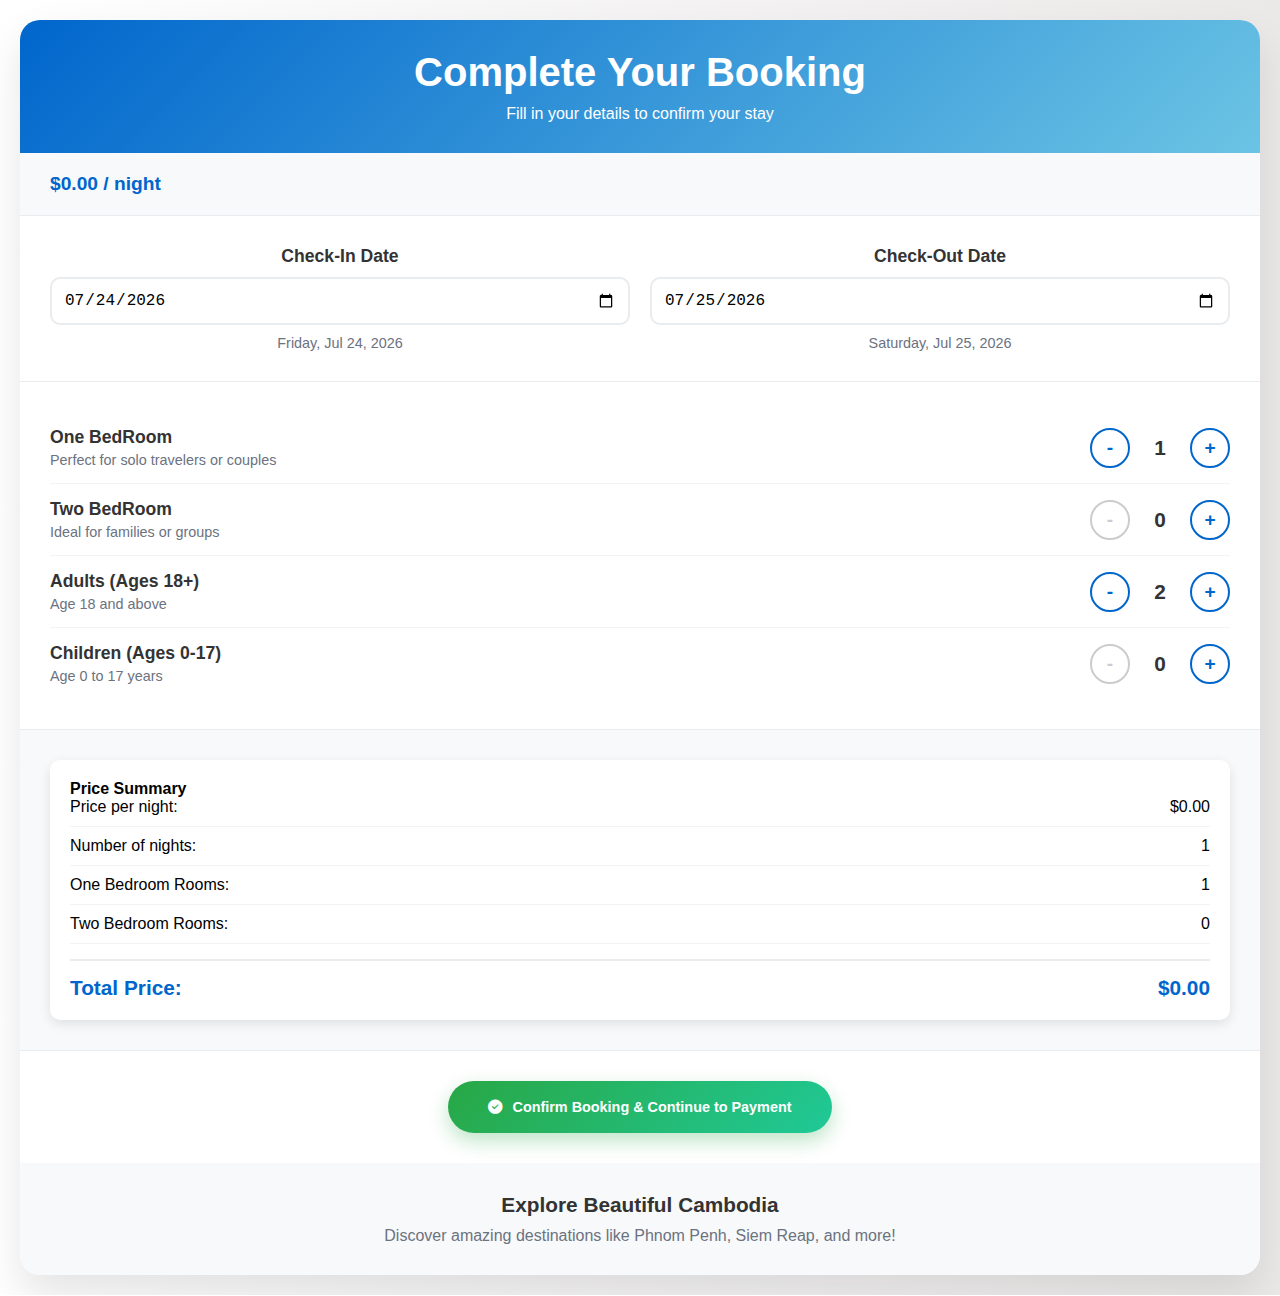
<file: check-in.html>
<!DOCTYPE html>
<html lang="en">
<head>
    <meta charset="UTF-8">
    <meta name="viewport" content="width=device-width, initial-scale=1.0">
    <title>Check-in - Hotel Booking</title>
     <link rel="icon" href="img/download (2).png">
    <link rel="preconnect" href="https://fonts.googleapis.com">
    <link rel="preconnect" href="https://fonts.gstatic.com" crossorigin>
    <link rel="stylesheet" href="check-in.css">
    <link href="https://fonts.googleapis.com/css2?family=Ancizar+Serif:ital,wght@0,300..900;1,300..900&family=Playwrite+NG+Modern:wght@100..400&display=swap" rel="stylesheet">
    <link rel="stylesheet" href="https://cdnjs.cloudflare.com/ajax/libs/font-awesome/6.7.2/css/all.min.css">
    <link href="https://cdn.jsdelivr.net/npm/bootstrap@5.3.6/dist/css/bootstrap.min.css" rel="stylesheet" integrity="sha384-4Q6Gf2aSP4eDXB8Miphtr37CMZZQ5oXLH2yaXMJ2w8e2ZtHTl7GptT4jmndRuHDT" crossorigin="anonymous">
    <script src="https://cdn.jsdelivr.net/npm/bootstrap@5.3.0/dist/js/bootstrap.bundle.min.js"></script>
    
</head>
<body>
    <div class="booking-container">
        <div class="booking-card">
            <div class="booking-header">
                <h1 class="booking-title">Complete Your Booking</h1>
                <p>Fill in your details to confirm your stay</p>
            </div>
            
            <div class="hotel-info">
                <!-- <div class="hotel-name" id="selectedHotelName">Hotel Name</div> -->
                <div class="hotel-price" id="selectedHotelPrice">$0 / night</div>
            </div>
            
            <div class="date-section">
                <div class="date-display">
                    <div class="date-column">
                        <label for="checkInDate">Check-In Date</label>
                        <input type="date" class="date-input" id="checkInDate">
                        <div class="date-formatted" id="checkInFormatted">Select date</div>
                    </div>
                    <div class="date-column">
                        <label for="checkOutDate">Check-Out Date</label>
                        <input type="date" class="date-input" id="checkOutDate">
                        <div class="date-formatted" id="checkOutFormatted">Select date</div>
                    </div>
                </div>
            </div>
            
            <div class="guest-section">
                <div class="guest-control">
                    <div>
                        <div class="guest-label">One BedRoom</div>
                        <div class="guest-subtitle">Perfect for solo travelers or couples</div>
                    </div>
                    <div class="counter">
                        <button class="counter-btn" id="decreaseOneBed">-</button>
                        <span class="counter-value" id="oneBedCount">1</span>
                        <button class="counter-btn" id="increaseOneBed">+</button>
                    </div>
                </div>
                
                <div class="guest-control">
                    <div>
                        <div class="guest-label">Two BedRoom</div>
                        <div class="guest-subtitle">Ideal for families or groups</div>
                    </div>
                    <div class="counter">
                        <button class="counter-btn" id="decreaseTwoBed">-</button>
                        <span class="counter-value" id="twoBedCount">0</span>
                        <button class="counter-btn" id="increaseTwoBed">+</button>
                    </div>
                </div>
                
                <div class="guest-control">
                    <div>
                        <div class="guest-label">Adults (Ages 18+)</div>
                        <div class="guest-subtitle">Age 18 and above</div>
                    </div>
                    <div class="counter">
                        <button class="counter-btn" id="decreaseAdults">-</button>
                        <span class="counter-value" id="adultCount">2</span>
                        <button class="counter-btn" id="increaseAdults">+</button>
                    </div>
                </div>
                
                <div class="guest-control">
                    <div>
                        <div class="guest-label">Children (Ages 0-17)</div>
                        <div class="guest-subtitle">Age 0 to 17 years</div>
                    </div>
                    <div class="counter">
                        <button class="counter-btn" id="decreaseChildren">-</button>
                        <span class="counter-value" id="childCount">0</span>
                        <button class="counter-btn" id="increaseChildren">+</button>
                    </div>
                </div>
            </div>
            
            <div class="price-section">
                <div class="price-summary">
                    <h4>Price Summary</h4>
                    <div class="price-item">
                        <span>Price per night:</span>
                        <span id="displayPrice">$0</span>
                    </div>
                    <div class="price-item">
                        <span>Number of nights:</span>
                        <span id="nightsCount">0</span>
                    </div>
                    <div class="price-item">
                        <span>One Bedroom Rooms:</span>
                        <span id="oneBedRoomsCount">1</span>
                    </div>
                    <div class="price-item">
                        <span>Two Bedroom Rooms:</span>
                        <span id="twoBedRoomsCount">0</span>
                    </div>
                    <div class="total-price">
                        <span>Total Price:</span>
                        <span id="totalPrice">$0</span>
                    </div>
                </div>
            </div>
            
            <div class="confirm-section">
                <a href="payment.html">
                     <button class="confirm-btn" id="confirmBtn">
                    <i class="fas fa-check-circle"></i>Confirm Booking & Continue to Payment
                </button>
                </a>
            </div>
            
            <div class="destinations-section">
                <h3 class="destinations-title">Explore Beautiful Cambodia</h3>
                <p style="color: #6b7280; margin: 0;">
                    Discover amazing destinations like Phnom Penh, Siem Reap, and more!
                </p>
            </div>
        </div>
    </div>

    <script>
        // Get URL parameters
        const urlParams = new URLSearchParams(window.location.search);
        // const hotelName = urlParams.get('hotel') || 'Selected Hotel';
        const hotelPrice = parseFloat(urlParams.get('price')) || 0;
        
        // Set hotel info
        // document.getElementById('selectedHotelName').textContent = hotelName;
        document.getElementById('selectedHotelPrice').textContent = `$${hotelPrice.toFixed(2)} / night`;
        document.getElementById('displayPrice').textContent = `$${hotelPrice.toFixed(2)}`;
        
        // Format date 
        function formatDateLong(dateString) {
            const date = new Date(dateString);
            const options = { weekday: 'long', month: 'short', day: 'numeric', year: 'numeric' };
            return date.toLocaleDateString('en-US', options);
        }
        
        // Calculate and update total price
        function calculateTotalPrice() {
            const checkIn = new Date(document.getElementById('checkInDate').value);
            const checkOut = new Date(document.getElementById('checkOutDate').value);
            const oneBedRooms = parseInt(document.getElementById('oneBedCount').textContent);
            const twoBedRooms = parseInt(document.getElementById('twoBedCount').textContent);
            
            if (checkIn && checkOut && checkOut > checkIn) {
                const nights = Math.ceil((checkOut - checkIn) / (1000 * 60 * 60 * 24));
                const totalOneBedPrice = hotelPrice * nights * oneBedRooms;
                const totalTwoBedPrice = (hotelPrice * 1.5) * nights * twoBedRooms; // Two-bedroom costs 1.5x more
                const total = totalOneBedPrice + totalTwoBedPrice;
                
                document.getElementById('nightsCount').textContent = nights;
                document.getElementById('oneBedRoomsCount').textContent = oneBedRooms;
                document.getElementById('twoBedRoomsCount').textContent = twoBedRooms;
                document.getElementById('totalPrice').textContent = `$${total.toFixed(2)}`;
                
                return total;
            } else {
                document.getElementById('nightsCount').textContent = '0';
                document.getElementById('totalPrice').textContent = '$0';
                return 0;
            }
        }
        
        // Update date displays
        function updateDateDisplays() {
            const checkInDate = document.getElementById('checkInDate').value;
            const checkOutDate = document.getElementById('checkOutDate').value;
            
            if (checkInDate) {
                document.getElementById('checkInFormatted').textContent = formatDateLong(checkInDate);
            }
            if (checkOutDate) {
                document.getElementById('checkOutFormatted').textContent = formatDateLong(checkOutDate);
            }
            
            // Validate dates
            const checkIn = new Date(checkInDate);
            const checkOut = new Date(checkOutDate);
            
            if (checkOutDate && checkOut <= checkIn) {
                document.getElementById('checkOutDate').style.borderColor = '#ef4444';
                document.getElementById('checkOutFormatted').style.color = '#ef4444';
            } else {
                document.getElementById('checkOutDate').style.borderColor = '';
                document.getElementById('checkOutFormatted').style.color = '#6b7280';
            }
            
            calculateTotalPrice();
        }
        
        // Initialize date displays
        updateDateDisplays();
        
        // Date change listeners
        document.getElementById('checkInDate').addEventListener('change', updateDateDisplays);
        document.getElementById('checkOutDate').addEventListener('change', updateDateDisplays);
        
        // Counter functionality with animation
        function setupCounter(decBtnId, incBtnId, countId, min = 0, max = 10) {
            const decBtn = document.getElementById(decBtnId);
            const incBtn = document.getElementById(incBtnId);
            const countElement = document.getElementById(countId);
            
            const updateButtons = () => {
                const count = parseInt(countElement.textContent);
                decBtn.disabled = count <= min;
                incBtn.disabled = count >= max;
            };
            
            decBtn.addEventListener('click', () => {
                let count = parseInt(countElement.textContent);
                if (count > min) {
                    countElement.textContent = count - 1;
                    countElement.classList.add('changed');
                    setTimeout(() => countElement.classList.remove('changed'), 300);
                    updateButtons();
                    calculateTotalPrice();
                }
            });
            
            incBtn.addEventListener('click', () => {
                let count = parseInt(countElement.textContent);
                if (count < max) {
                    countElement.textContent = count + 1;
                    countElement.classList.add('changed');
                    setTimeout(() => countElement.classList.remove('changed'), 300);
                    updateButtons();
                    calculateTotalPrice();
                }
            });
            
            // Initialize button states
            updateButtons();
        }
        
        setupCounter('decreaseOneBed', 'increaseOneBed', 'oneBedCount', 0, 5);
        setupCounter('decreaseTwoBed', 'increaseTwoBed', 'twoBedCount', 0, 5);
        setupCounter('decreaseAdults', 'increaseAdults', 'adultCount', 1, 10);
        setupCounter('decreaseChildren', 'increaseChildren', 'childCount', 0, 8);
        
        // Confirm button functionality
        document.getElementById('confirmBtn').addEventListener('click', () => {
            const checkIn = document.getElementById('checkInDate').value;
            const checkOut = document.getElementById('checkOutDate').value;
            
            if (!checkIn || !checkOut) {
                alert('Please select both check-in and check-out dates');
                return;
            }
            
            const checkInDate = new Date(checkIn);
            const checkOutDate = new Date(checkOut);
            
            if (checkOutDate <= checkInDate) {
                alert('Check-out date must be after check-in date');
                return;
            }
            
            const bookingDetails = {
                hotel: hotelName,
                pricePerNight: hotelPrice,
                checkIn: document.getElementById('checkInFormatted').textContent,
                checkOut: document.getElementById('checkOutFormatted').textContent,
                oneBedRooms: document.getElementById('oneBedCount').textContent,
                twoBedRooms: document.getElementById('twoBedCount').textContent,
                adults: document.getElementById('adultCount').textContent,
                children: document.getElementById('childCount').textContent,
                totalPrice: document.getElementById('totalPrice').textContent
            };
            
            // Store in localStorage for the payment page
            localStorage.setItem('bookingDetails', JSON.stringify(bookingDetails));
            
            // Show confirmation message
            const btn = document.getElementById('confirmBtn');
            const originalText = btn.innerHTML;
            btn.innerHTML = '<i class="fas fa-spinner fa-spin"></i> Processing...';
            btn.disabled = true;
            
            setTimeout(() => {
                alert(`Booking Confirmed!\n\nHotel: ${hotelName}\nCheck-in: ${bookingDetails.checkIn}\nCheck-out: ${bookingDetails.checkOut}\nTotal: ${bookingDetails.totalPrice}\n\nRedirecting to payment...`);
                window.location.href = 'payment.html';
            }, 2000);
        });
        
        // Set minimum date to today
        const today = new Date();
        const tomorrow = new Date(today);
        tomorrow.setDate(tomorrow.getDate() + 1);
        
        const formatDateForInput = (date) => {
            return date.toISOString().split('T')[0];
        };
        
        document.getElementById('checkInDate').min = formatDateForInput(today);
        document.getElementById('checkOutDate').min = formatDateForInput(tomorrow);
        
        // Set default dates (today and tomorrow)
        document.getElementById('checkInDate').value = formatDateForInput(today);
        document.getElementById('checkOutDate').value = formatDateForInput(tomorrow);
        updateDateDisplays();
    </script>
</body>
</html>
</file>
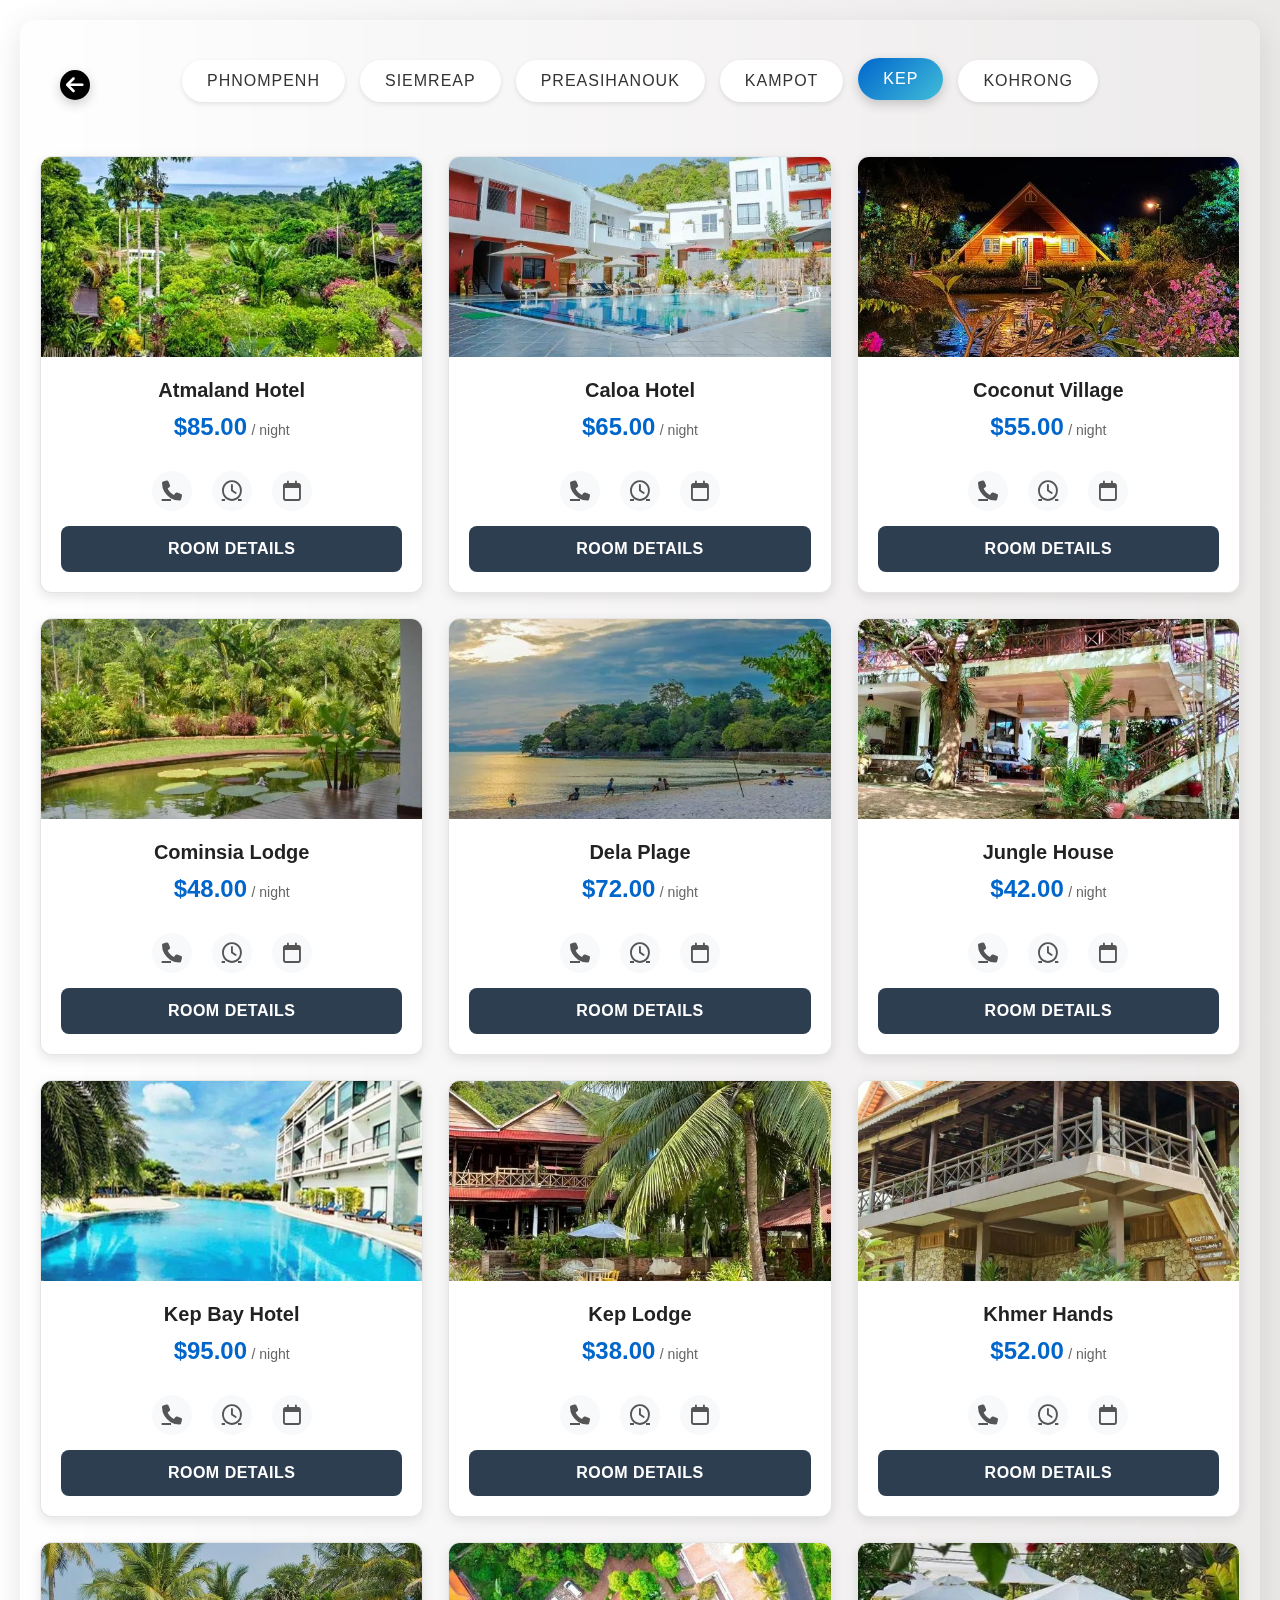
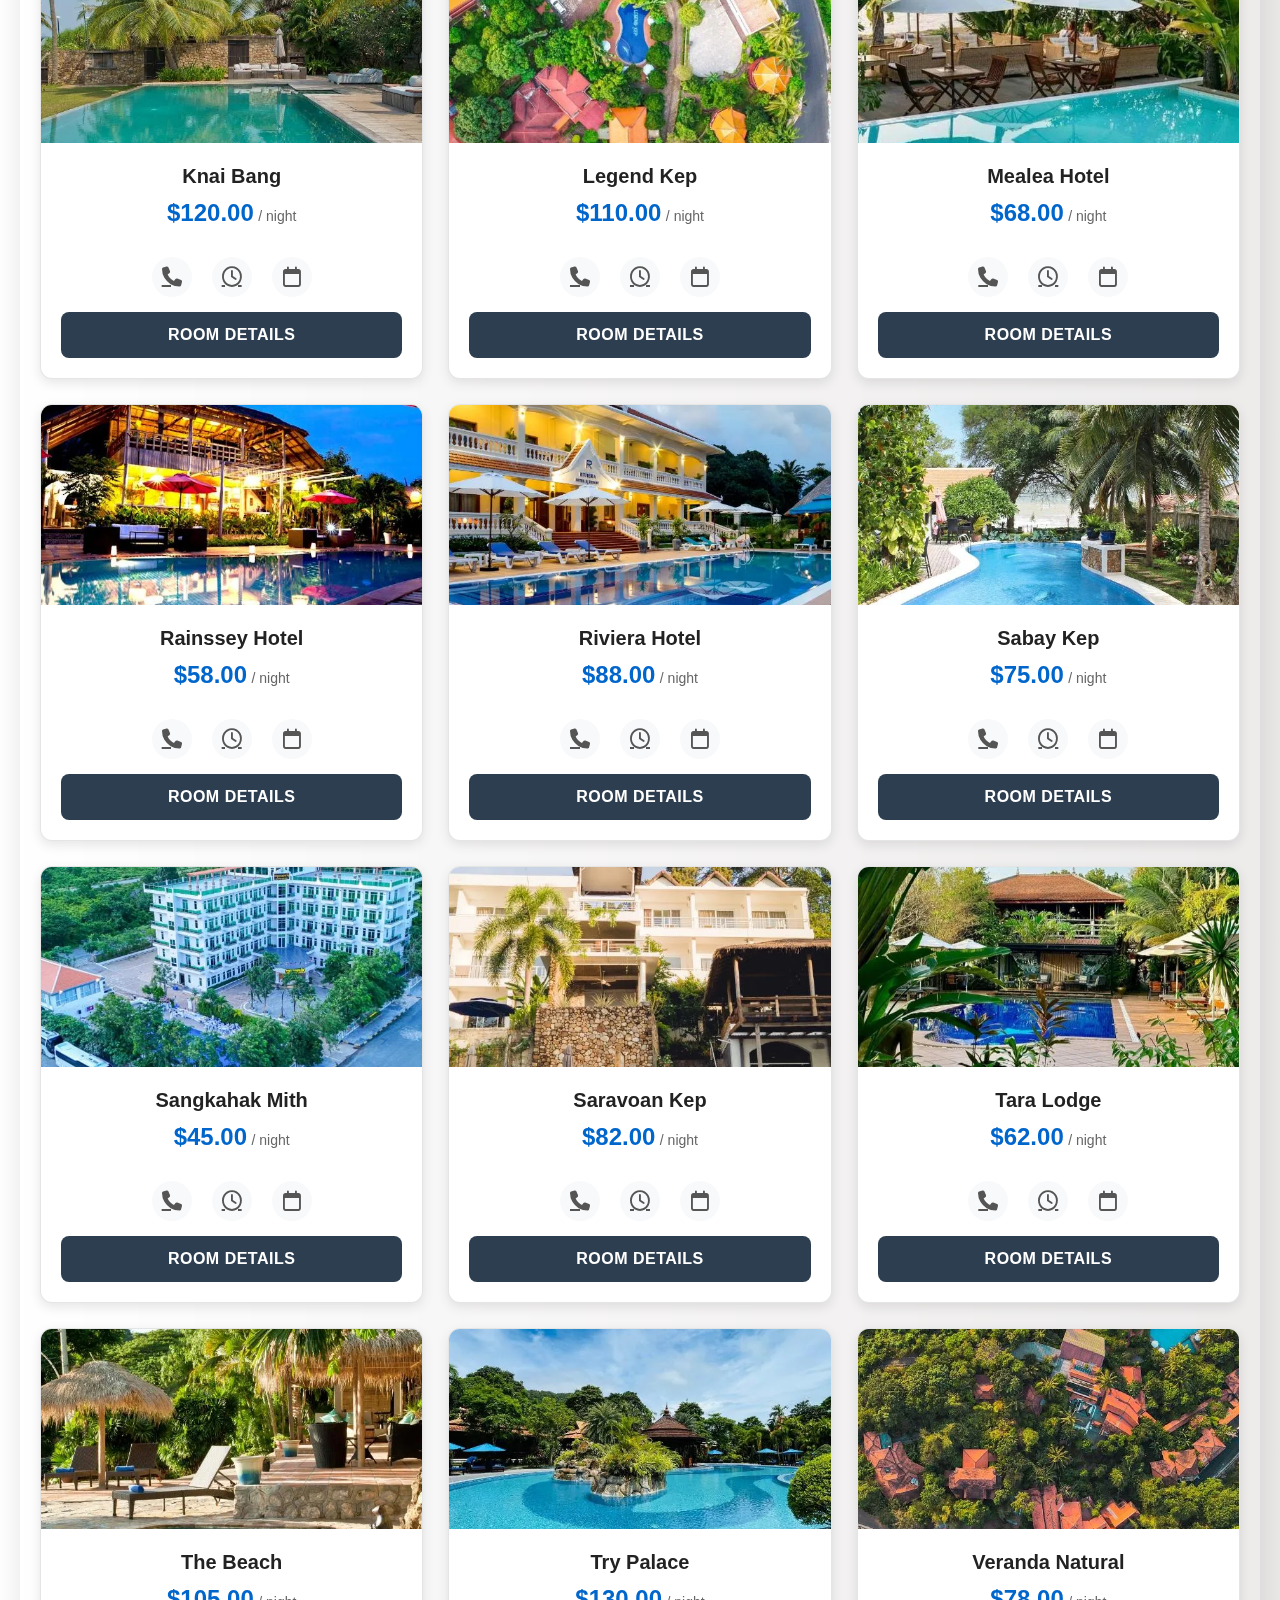
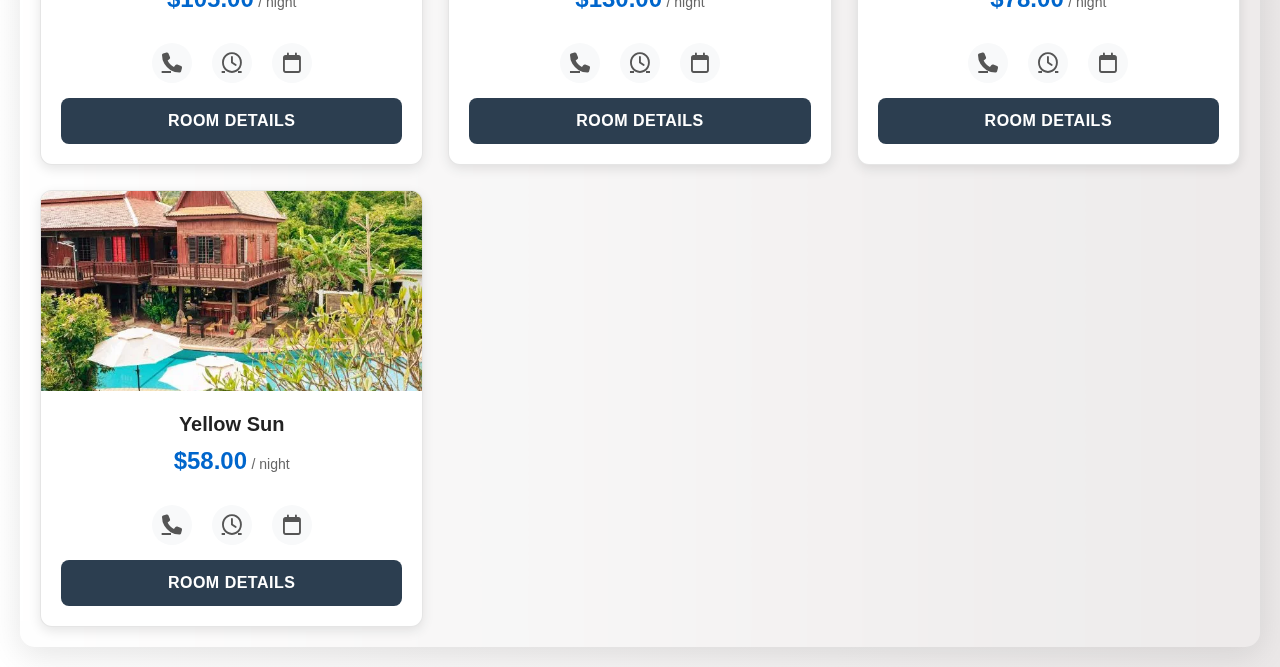
<file: kep.html>
<!DOCTYPE html>
<html lang="en">
<head>
    <meta charset="UTF-8">
    <meta name="viewport" content="width=device-width, initial-scale=1.0">
    <title>Kep Hotels</title>
     <link rel="icon" href="img/download (2).png">
    <link rel="preconnect" href="https://fonts.googleapis.com">
    <link rel="preconnect" href="https://fonts.gstatic.com" crossorigin>
    <link rel="stylesheet" href="allhotel.css">
    <link href="https://fonts.googleapis.com/css2?family=Ancizar+Serif:ital,wght@0,300..900;1,300..900&family=Playwrite+NG+Modern:wght@100..400&display=swap" rel="stylesheet">
    <link rel="stylesheet" href="https://cdnjs.cloudflare.com/ajax/libs/font-awesome/6.7.2/css/all.min.css">
    <link href="https://cdn.jsdelivr.net/npm/bootstrap@5.3.6/dist/css/bootstrap.min.css" rel="stylesheet" integrity="sha384-4Q6Gf2aSP4eDXB8Miphtr37CMZZQ5oXLH2yaXMJ2w8e2ZtHTl7GptT4jmndRuHDT" crossorigin="anonymous">
</head>
<body>
    <div class="container hotel-container">
        <div class="back-arrow-container">
            <a href="booking_pj.html" class="back-arrow">
                <i class="fas fa-arrow-left"></i>
            </a>
        </div>
        
        <div class="container hotel-header">
            <ul>
                <li><a href="phnom_penh.html">PHNOMPENH</a></li>
                <li><a href="siepreab.html">SIEMREAP</a></li>
                <li><a href="sihanuk.html">PREASIHANOUK</a></li>
                <li><a href="kampot.html">KAMPOT</a></li>
                <li><a href="kep.html" class="active">KEP</a></li>
                <li><a href="kohrong.html">KOHRONG</a></li>
            </ul>
        </div>
        
        <div class="hotel-grid">
            <!-- Hotel 1: Atmaland Hotel -->
            <div class="hotel-card">
                <div class="hotel-image">
                    <img src="img/kep/atmaland-hotel.webp" alt="Atmaland Hotel">
                </div>
                <div class="hotel-content">
                    <div class="hotel-name">Atmaland Hotel</div>
                    <div class="hotel-price">
                        <span class="price-amount">$85.00</span>
                        <span class="price-period">/ night</span>
                    </div>
                    <div class="hotel-icons">
                        <a href="tel:+85512345678"><i class="fa-solid fa-phone"></i></a>
                        <a href="#"><i class="fa-regular fa-clock"></i></a>
                        <a href="#"><i class="fa-regular fa-calendar"></i></a>
                    </div>
                    <a href="room-detial.html?hotel=Atmaland%20Hotel&price=85.00&image=img/kep/atmaland-hotel.webp&description=Beachfront%20resort%20with%20luxury%20villas%20and%20private%20beach%20access%20in%20Kep" class="booking-btn">
                        ROOM DETAILS
                    </a>
                </div>
            </div>
            
            <!-- Hotel 2: Caloa Hotel -->
            <div class="hotel-card">
                <div class="hotel-image">
                    <img src="img/kep/caloa-hotel.webp" alt="Caloa Hotel">
                </div>
                <div class="hotel-content">
                    <div class="hotel-name">Caloa Hotel</div>
                    <div class="hotel-price">
                        <span class="price-amount">$65.00</span>
                        <span class="price-period">/ night</span>
                    </div>
                    <div class="hotel-icons">
                        <a href="tel:+85512345678"><i class="fa-solid fa-phone"></i></a>
                        <a href="#"><i class="fa-regular fa-clock"></i></a>
                        <a href="#"><i class="fa-regular fa-calendar"></i></a>
                    </div>
                    <a href="room-detial.html?hotel=Caloa%20Hotel&price=65.00&image=img/kep/caloa-hotel.webp&description=Seaside%20hotel%20with%20ocean%20views%20and%20fresh%20seafood%20restaurant" class="booking-btn">
                        ROOM DETAILS
                    </a>
                </div>
            </div>
            
            <!-- Hotel 3: Coconut Village -->
            <div class="hotel-card">
                <div class="hotel-image">
                    <img src="img/kep/coconut-village.webp" alt="Coconut Village">
                </div>
                <div class="hotel-content">
                    <div class="hotel-name">Coconut Village</div>
                    <div class="hotel-price">
                        <span class="price-amount">$55.00</span>
                        <span class="price-period">/ night</span>
                    </div>
                    <div class="hotel-icons">
                        <a href="tel:+85512345678"><i class="fa-solid fa-phone"></i></a>
                        <a href="#"><i class="fa-regular fa-clock"></i></a>
                        <a href="#"><i class="fa-regular fa-calendar"></i></a>
                    </div>
                    <a href="room-detial.html?hotel=Coconut%20Village&price=55.00&image=img/kep/coconut-village.webp&description=Tropical%20resort%20surrounded%20by%20coconut%20palms%20and%20beachfront%20bungalows" class="booking-btn">
                        ROOM DETAILS
                    </a>
                </div>
            </div>
            
            <!-- Hotel 4: Cominsia Lodge -->
            <div class="hotel-card">
                <div class="hotel-image">
                    <img src="img/kep/cominsia-lodge.webp" alt="Cominsia Lodge">
                </div>
                <div class="hotel-content">
                    <div class="hotel-name">Cominsia Lodge</div>
                    <div class="hotel-price">
                        <span class="price-amount">$48.00</span>
                        <span class="price-period">/ night</span>
                    </div>
                    <div class="hotel-icons">
                        <a href="tel:+85512345678"><i class="fa-solid fa-phone"></i></a>
                        <a href="#"><i class="fa-regular fa-clock"></i></a>
                        <a href="#"><i class="fa-regular fa-calendar"></i></a>
                    </div>
                    <a href="room-detial.html?hotel=Cominsia%20Lodge&price=48.00&image=img/kep/cominsia-lodge.webp&description=Rustic%20eco-lodge%20with%20sustainable%20practices%20and%20nature%20immersion" class="booking-btn">
                        ROOM DETAILS
                    </a>
                </div>
            </div>
            
            <!-- Hotel 5: Dela Plage -->
            <div class="hotel-card">
                <div class="hotel-image">
                    <img src="img/kep/dela-plage.webp" alt="Dela Plage">
                </div>
                <div class="hotel-content">
                    <div class="hotel-name">Dela Plage</div>
                    <div class="hotel-price">
                        <span class="price-amount">$72.00</span>
                        <span class="price-period">/ night</span>
                    </div>
                    <div class="hotel-icons">
                        <a href="tel:+85512345678"><i class="fa-solid fa-phone"></i></a>
                        <a href="#"><i class="fa-regular fa-clock"></i></a>
                        <a href="#"><i class="fa-regular fa-calendar"></i></a>
                    </div>
                    <a href="room-detial.html?hotel=Dela%20Plage&price=72.00&image=img/kep/dela-plage.webp&description=French-inspired%20beach%20hotel%20with%20colonial%20charm%20and%20seaside%20views" class="booking-btn">
                        ROOM DETAILS
                    </a>
                </div>
            </div>
            
            <!-- Hotel 6: Jungle House -->
            <div class="hotel-card">
                <div class="hotel-image">
                    <img src="img/kep/jungle-house.webp" alt="Jungle House">
                </div>
                <div class="hotel-content">
                    <div class="hotel-name">Jungle House</div>
                    <div class="hotel-price">
                        <span class="price-amount">$42.00</span>
                        <span class="price-period">/ night</span>
                    </div>
                    <div class="hotel-icons">
                        <a href="tel:+85512345678"><i class="fa-solid fa-phone"></i></a>
                        <a href="#"><i class="fa-regular fa-clock"></i></a>
                        <a href="#"><i class="fa-regular fa-calendar"></i></a>
                    </div>
                    <a href="room-detial.html?hotel=Jungle%20House&price=42.00&image=img/kep/jungle-house.webp&description=Treehouse-style%20accommodation%20surrounded%20by%20lush%20jungle%20foliage" class="booking-btn">
                        ROOM DETAILS
                    </a>
                </div>
            </div>
            
            <!-- Hotel 7: Kep Bay Hotel -->
            <div class="hotel-card">
                <div class="hotel-image">
                    <img src="img/kep/kep-bay-hotel.webp" alt="Kep Bay Hotel">
                </div>
                <div class="hotel-content">
                    <div class="hotel-name">Kep Bay Hotel</div>
                    <div class="hotel-price">
                        <span class="price-amount">$95.00</span>
                        <span class="price-period">/ night</span>
                    </div>
                    <div class="hotel-icons">
                        <a href="tel:+85512345678"><i class="fa-solid fa-phone"></i></a>
                        <a href="#"><i class="fa-regular fa-clock"></i></a>
                        <a href="#"><i class="fa-regular fa-calendar"></i></a>
                    </div>
                    <a href="room-detial.html?hotel=Kep%20Bay%20Hotel&price=95.00&image=img/kep/kep-bay-hotel.webp&description=Luxury%20hotel%20overlooking%20Kep%20Bay%20with%20infinity%20pool%20and%20spa%20services" class="booking-btn">
                        ROOM DETAILS
                    </a>
                </div>
            </div>
            
            <!-- Hotel 8: Kep Lodge -->
            <div class="hotel-card">
                <div class="hotel-image">
                    <img src="img/kep/kep-lodge.webp" alt="Kep Lodge">
                </div>
                <div class="hotel-content">
                    <div class="hotel-name">Kep Lodge</div>
                    <div class="hotel-price">
                        <span class="price-amount">$38.00</span>
                        <span class="price-period">/ night</span>
                    </div>
                    <div class="hotel-icons">
                        <a href="tel:+85512345678"><i class="fa-solid fa-phone"></i></a>
                        <a href="#"><i class="fa-regular fa-clock"></i></a>
                        <a href="#"><i class="fa-regular fa-calendar"></i></a>
                    </div>
                    <a href="room-detial.html?hotel=Kep%20Lodge&price=38.00&image=img/kep/kep-lodge.webp&description=Budget-friendly%20lodge%20with%20garden%20views%20and%20friendly%20local%20hospitality" class="booking-btn">
                        ROOM DETAILS
                    </a>
                </div>
            </div>
            
            <!-- Hotel 9: Khmer Hands -->
            <div class="hotel-card">
                <div class="hotel-image">
                    <img src="img/kep/khmer-hands.webp" alt="Khmer Hands">
                </div>
                <div class="hotel-content">
                    <div class="hotel-name">Khmer Hands</div>
                    <div class="hotel-price">
                        <span class="price-amount">$52.00</span>
                        <span class="price-period">/ night</span>
                    </div>
                    <div class="hotel-icons">
                        <a href="tel:+85512345678"><i class="fa-solid fa-phone"></i></a>
                        <a href="#"><i class="fa-regular fa-clock"></i></a>
                        <a href="#"><i class="fa-regular fa-calendar"></i></a>
                    </div>
                    <a href="room-detial.html?hotel=Khmer%20Hands&price=52.00&image=img/kep/khmer-hands.webp&description=Traditional%20Khmer-style%20accommodation%20with%20handcrafted%20furniture%20and%20decor" class="booking-btn">
                        ROOM DETAILS
                    </a>
                </div>
            </div>
            
            <!-- Hotel 10: Knai Bang -->
            <div class="hotel-card">
                <div class="hotel-image">
                    <img src="img/kep/knai-bang.webp" alt="Knai Bang">
                </div>
                <div class="hotel-content">
                    <div class="hotel-name">Knai Bang</div>
                    <div class="hotel-price">
                        <span class="price-amount">$120.00</span>
                        <span class="price-period">/ night</span>
                    </div>
                    <div class="hotel-icons">
                        <a href="tel:+85512345678"><i class="fa-solid fa-phone"></i></a>
                        <a href="#"><i class="fa-regular fa-clock"></i></a>
                        <a href="#"><i class="fa-regular fa-calendar"></i></a>
                    </div>
                    <a href="room-detial.html?hotel=Knai%20Bang&price=120.00&image=img/kep/knai-bang.webp&description=Luxury%20beachfront%20resort%20with%20private%20villas%20and%20sailing%20club" class="booking-btn">
                        ROOM DETAILS
                    </a>
                </div>
            </div>
            
            <!-- Hotel 11: Legend Kep -->
            <div class="hotel-card">
                <div class="hotel-image">
                    <img src="img/kep/legend-kep.webp" alt="Legend Kep">
                </div>
                <div class="hotel-content">
                    <div class="hotel-name">Legend Kep</div>
                    <div class="hotel-price">
                        <span class="price-amount">$110.00</span>
                        <span class="price-period">/ night</span>
                    </div>
                    <div class="hotel-icons">
                        <a href="tel:+85512345678"><i class="fa-solid fa-phone"></i></a>
                        <a href="#"><i class="fa-regular fa-clock"></i></a>
                        <a href="#"><i class="fa-regular fa-calendar"></i></a>
                    </div>
                    <a href="room-detial.html?hotel=Legend%20Kep&price=110.00&image=img/kep/legend-kep.webp&description=Legendary%20resort%20with%20extensive%20facilities%20and%20stunning%20ocean%20views" class="booking-btn">
                        ROOM DETAILS
                    </a>
                </div>
            </div>
            
            <!-- Hotel 12: Mealea Hotel -->
            <div class="hotel-card">
                <div class="hotel-image">
                    <img src="img/kep/mealea-hotel.webp" alt="Mealea Hotel">
                </div>
                <div class="hotel-content">
                    <div class="hotel-name">Mealea Hotel</div>
                    <div class="hotel-price">
                        <span class="price-amount">$68.00</span>
                        <span class="price-period">/ night</span>
                    </div>
                    <div class="hotel-icons">
                        <a href="tel:+85512345678"><i class="fa-solid fa-phone"></i></a>
                        <a href="#"><i class="fa-regular fa-clock"></i></a>
                        <a href="#"><i class="fa-regular fa-calendar"></i></a>
                    </div>
                    <a href="room-detial.html?hotel=Mealea%20Hotel&price=68.00&image=img/kep/mealea-hotel.webp&description=Mid-range%20hotel%20with%20traditional%20Khmer%20architecture%20and%20modern%20comforts" class="booking-btn">
                        ROOM DETAILS
                    </a>
                </div>
            </div>
            
            <!-- Hotel 13: Rainssey Hotel -->
            <div class="hotel-card">
                <div class="hotel-image">
                    <img src="img/kep/raingsey-hotel.webp" alt="Rainssey Hotel">
                </div>
                <div class="hotel-content">
                    <div class="hotel-name">Rainssey Hotel</div>
                    <div class="hotel-price">
                        <span class="price-amount">$58.00</span>
                        <span class="price-period">/ night</span>
                    </div>
                    <div class="hotel-icons">
                        <a href="tel:+85512345678"><i class="fa-solid fa-phone"></i></a>
                        <a href="#"><i class="fa-regular fa-clock"></i></a>
                        <a href="#"><i class="fa-regular fa-calendar"></i></a>
                    </div>
                    <a href="room-detial.html?hotel=Raingsey%20Hotel&price=58.00&image=img/kep/rainssey-hotel.webp&description=Family-run%20hotel%20with%20personalized%20service%20and%20rainforest%20views" class="booking-btn">
                        ROOM DETAILS
                    </a>
                </div>
            </div>
            
            <!-- Hotel 14: Riviera Hotel -->
            <div class="hotel-card">
                <div class="hotel-image">
                    <img src="img/kep/riviera-hotel.webp" alt="Riviera Hotel">
                </div>
                <div class="hotel-content">
                    <div class="hotel-name">Riviera Hotel</div>
                    <div class="hotel-price">
                        <span class="price-amount">$88.00</span>
                        <span class="price-period">/ night</span>
                    </div>
                    <div class="hotel-icons">
                        <a href="tel:+85512345678"><i class="fa-solid fa-phone"></i></a>
                        <a href="#"><i class="fa-regular fa-clock"></i></a>
                        <a href="#"><i class="fa-regular fa-calendar"></i></a>
                    </div>
                    <a href="room-detial.html?hotel=Riviera%20Hotel&price=88.00&image=img/kep/riviera-hotel.webp&description=Riviera-style%20hotel%20with%20Mediterranean%20influence%20and%20seaside%20elegance" class="booking-btn">
                        ROOM DETAILS
                    </a>
                </div>
            </div>
            
            <!-- Hotel 15: Sabay Kep -->
            <div class="hotel-card">
                <div class="hotel-image">
                    <img src="img/kep/sabay-kep.webp" alt="Sabay Kep">
                </div>
                <div class="hotel-content">
                    <div class="hotel-name">Sabay Kep</div>
                    <div class="hotel-price">
                        <span class="price-amount">$75.00</span>
                        <span class="price-period">/ night</span>
                    </div>
                    <div class="hotel-icons">
                        <a href="tel:+85512345678"><i class="fa-solid fa-phone"></i></a>
                        <a href="#"><i class="fa-regular fa-clock"></i></a>
                        <a href="#"><i class="fa-regular fa-calendar"></i></a>
                    </div>
                    <a href="room-detial.html?hotel=Sabay%20Kep&price=75.00&image=img/kep/sabay-kep.webp&description=Happy%20%22sabay%22%20atmosphere%20with%20beachfront%20location%20and%20relaxed%20vibes" class="booking-btn">
                        ROOM DETAILS
                    </a>
                </div>
            </div>
            
            <!-- Hotel 16: Sangkahak Mith -->
            <div class="hotel-card">
                <div class="hotel-image">
                    <img src="img/kep/sangkahak-mith.webp" alt="Sangkahak Mith">
                </div>
                <div class="hotel-content">
                    <div class="hotel-name">Sangkahak Mith</div>
                    <div class="hotel-price">
                        <span class="price-amount">$45.00</span>
                        <span class="price-period">/ night</span>
                    </div>
                    <div class="hotel-icons">
                        <a href="tel:+85512345678"><i class="fa-solid fa-phone"></i></a>
                        <a href="#"><i class="fa-regular fa-clock"></i></a>
                        <a href="#"><i class="fa-regular fa-calendar"></i></a>
                    </div>
                    <a href="room-detial.html?hotel=Sangkahak%20Mith&price=45.00&image=img/kep/sangkahak-mith.webp&description=Traditional%20guesthouse%20with%20authentic%20local%20experience%20and%20home-cooked%20meals" class="booking-btn">
                        ROOM DETAILS
                    </a>
                </div>
            </div>
            
            <!-- Hotel 17: Saravoan Kep -->
            <div class="hotel-card">
                <div class="hotel-image">
                    <img src="img/kep/saravoan-kep.webp" alt="Saravoan Kep">
                </div>
                <div class="hotel-content">
                    <div class="hotel-name">Saravoan Kep</div>
                    <div class="hotel-price">
                        <span class="price-amount">$82.00</span>
                        <span class="price-period">/ night</span>
                    </div>
                    <div class="hotel-icons">
                        <a href="tel:+85512345678"><i class="fa-solid fa-phone"></i></a>
                        <a href="#"><i class="fa-regular fa-clock"></i></a>
                        <a href="#"><i class="fa-regular fa-calendar"></i></a>
                    </div>
                    <a href="room-detial.html?hotel=Saravoan%20Kep&price=82.00&image=img/kep/saravoan-kep.webp&description=Boutique%20hotel%20with%20artistic%20design%20and%20peaceful%20garden%20setting" class="booking-btn">
                        ROOM DETAILS
                    </a>
                </div>
            </div>
            
            <!-- Hotel 18: Tara Lodge -->
            <div class="hotel-card">
                <div class="hotel-image">
                    <img src="img/kep/tara-lodge.webp" alt="Tara Lodge">
                </div>
                <div class="hotel-content">
                    <div class="hotel-name">Tara Lodge</div>
                    <div class="hotel-price">
                        <span class="price-amount">$62.00</span>
                        <span class="price-period">/ night</span>
                    </div>
                    <div class="hotel-icons">
                        <a href="tel:+85512345678"><i class="fa-solid fa-phone"></i></a>
                        <a href="#"><i class="fa-regular fa-clock"></i></a>
                        <a href="#"><i class="fa-regular fa-calendar"></i></a>
                    </div>
                    <a href="room-detial.html?hotel=Tara%20Lodge&price=62.00&image=img/kep/tara-lodge.webp&description=Cozy%20lodge%20with%20mountain%20views%20and%20access%20to%20hiking%20trails" class="booking-btn">
                        ROOM DETAILS
                    </a>
                </div>
            </div>
            
            <!-- Hotel 19: The Beach -->
            <div class="hotel-card">
                <div class="hotel-image">
                    <img src="img/kep/the-beach.webp" alt="The Beach">
                </div>
                <div class="hotel-content">
                    <div class="hotel-name">The Beach</div>
                    <div class="hotel-price">
                        <span class="price-amount">$105.00</span>
                        <span class="price-period">/ night</span>
                    </div>
                    <div class="hotel-icons">
                        <a href="tel:+85512345678"><i class="fa-solid fa-phone"></i></a>
                        <a href="#"><i class="fa-regular fa-clock"></i></a>
                        <a href="#"><i class="fa-regular fa-calendar"></i></a>
                    </div>
                    <a href="room-detial.html?hotel=The%20Beach&price=105.00&image=img/kep/the-beach.webp&description=Direct%20beachfront%20resort%20with%20water%20sports%20and%20beachside%20dining" class="booking-btn">
                        ROOM DETAILS
                    </a>
                </div>
            </div>
            
            <!-- Hotel 20: Try Palace -->
            <div class="hotel-card">
                <div class="hotel-image">
                    <img src="img/kep/try-palace.webp" alt="Try Palace">
                </div>
                <div class="hotel-content">
                    <div class="hotel-name">Try Palace</div>
                    <div class="hotel-price">
                        <span class="price-amount">$130.00</span>
                        <span class="price-period">/ night</span>
                    </div>
                    <div class="hotel-icons">
                        <a href="tel:+85512345678"><i class="fa-solid fa-phone"></i></a>
                        <a href="#"><i class="fa-regular fa-clock"></i></a>
                        <a href="#"><i class="fa-regular fa-calendar"></i></a>
                    </div>
                    <a href="room-detial.html?hotel=Try%20Palace&price=130.00&image=img/kep/try-palace.webp&description=Palatial%20resort%20with%20royal%20treatment%2C%20spa%2C%20and%20multiple%20pools" class="booking-btn">
                        ROOM DETAILS
                    </a>
                </div>
            </div>
            
            <!-- Hotel 21: Veranda Natural -->
            <div class="hotel-card">
                <div class="hotel-image">
                    <img src="img/kep/veranda-natural.webp" alt="Veranda Natural">
                </div>
                <div class="hotel-content">
                    <div class="hotel-name">Veranda Natural</div>
                    <div class="hotel-price">
                        <span class="price-amount">$78.00</span>
                        <span class="price-period">/ night</span>
                    </div>
                    <div class="hotel-icons">
                        <a href="tel:+85512345678"><i class="fa-solid fa-phone"></i></a>
                        <a href="#"><i class="fa-regular fa-clock"></i></a>
                        <a href="#"><i class="fa-regular fa-calendar"></i></a>
                    </div>
                    <a href="room-detial.html?hotel=Veranda%20Natural&price=78.00&image=img/kep/veranda-natural.webp&description=Eco-resort%20with%20natural%20materials%20and%20verandas%20overlooking%20the%20ocean" class="booking-btn">
                        ROOM DETAILS
                    </a>
                </div>
            </div>
            
            <!-- Hotel 22: Yellow Sun -->
            <div class="hotel-card">
                <div class="hotel-image">
                    <img src="img/kep/yellow-sun.webp" alt="Yellow Sun">
                </div>
                <div class="hotel-content">
                    <div class="hotel-name">Yellow Sun</div>
                    <div class="hotel-price">
                        <span class="price-amount">$58.00</span>
                        <span class="price-period">/ night</span>
                    </div>
                    <div class="hotel-icons">
                        <a href="tel:+85512345678"><i class="fa-solid fa-phone"></i></a>
                        <a href="#"><i class="fa-regular fa-clock"></i></a>
                        <a href="#"><i class="fa-regular fa-calendar"></i></a>
                    </div>
                    <a href="room-detial.html?hotel=Yellow%20Sun&price=58.00&image=img/kep/yellow-sun.webp&description=Sunny%20beach%20resort%20with%20bright%20colors%20and%20energetic%20atmosphere" class="booking-btn">
                        ROOM DETAILS
                    </a>
                </div>
            </div>
        </div>
    </div>
</body>
</html>
</file>
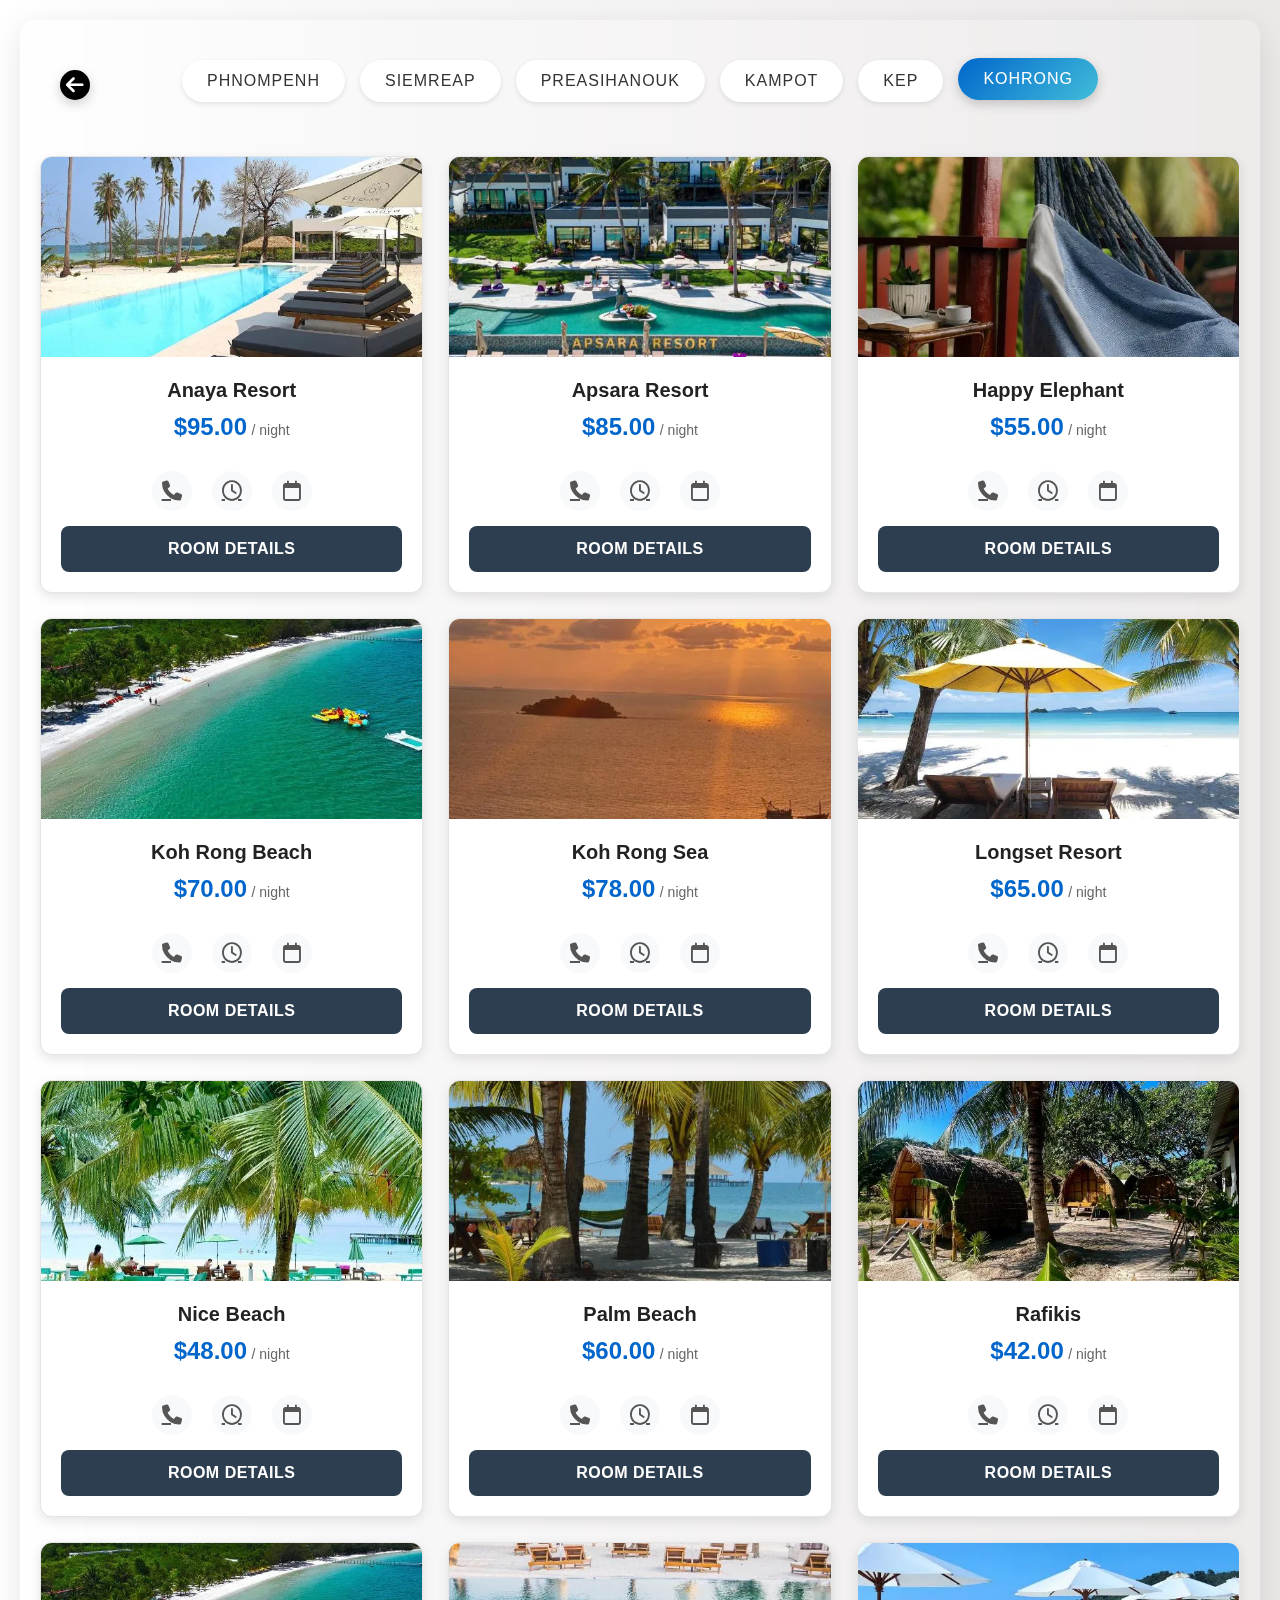
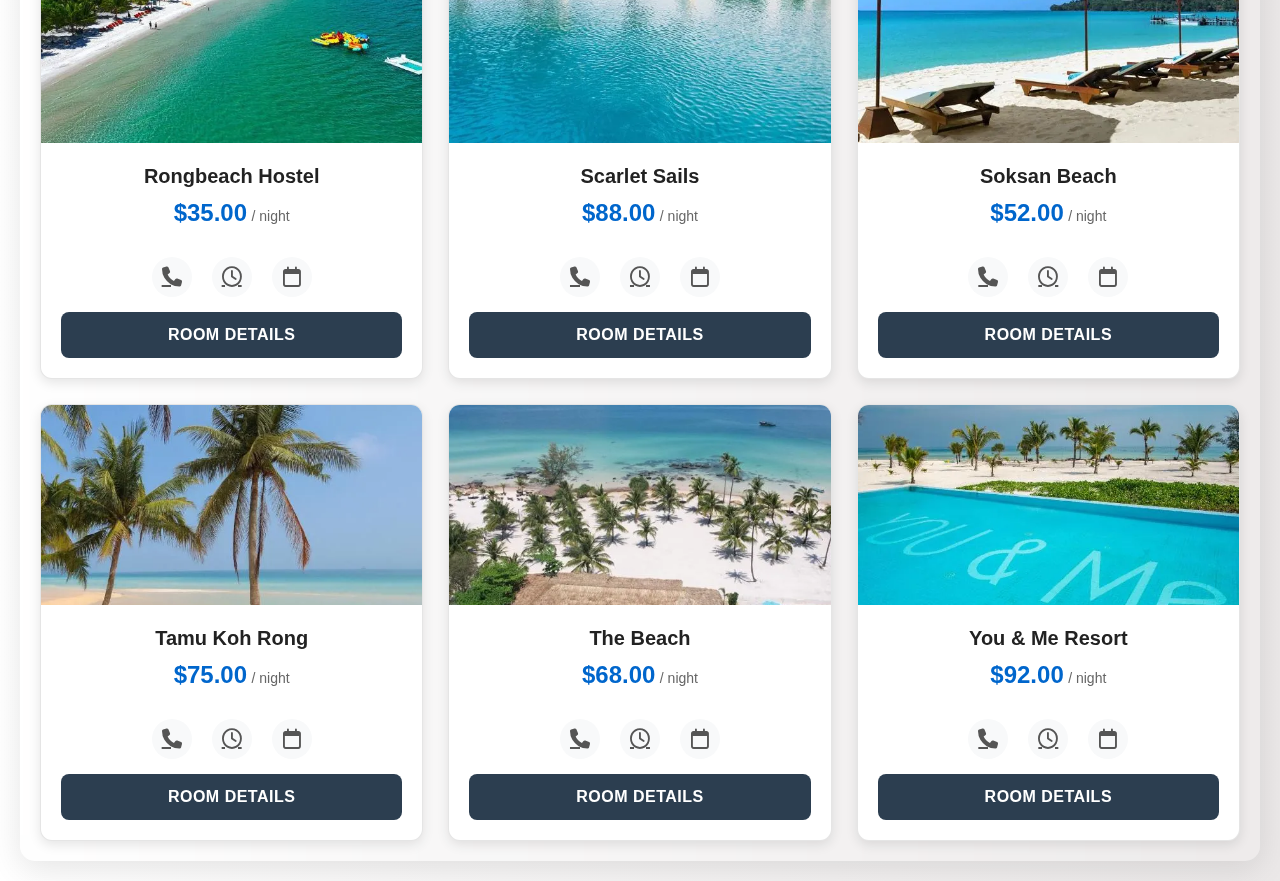
<file: kohrong.html>
<!DOCTYPE html>
<html lang="en">
<head>
    <meta charset="UTF-8">
    <meta name="viewport" content="width=device-width, initial-scale=1.0">
    <title>Koh Rong Hotels</title>
    <link rel="icon" href="img/download (2).png">
    <link rel="preconnect" href="https://fonts.googleapis.com">
    <link rel="preconnect" href="https://fonts.gstatic.com" crossorigin>
    <link rel="stylesheet" href="allhotel.css">
    <link href="https://fonts.googleapis.com/css2?family=Ancizar+Serif:ital,wght@0,300..900;1,300..900&family=Playwrite+NG+Modern:wght@100..400&display=swap" rel="stylesheet">
    <link rel="stylesheet" href="https://cdnjs.cloudflare.com/ajax/libs/font-awesome/6.7.2/css/all.min.css">
    <link href="https://cdn.jsdelivr.net/npm/bootstrap@5.3.6/dist/css/bootstrap.min.css" rel="stylesheet" integrity="sha384-4Q6Gf2aSP4eDXB8Miphtr37CMZZQ5oXLH2yaXMJ2w8e2ZtHTl7GptT4jmndRuHDT" crossorigin="anonymous">
</head>
<body>
    <div class="container hotel-container">
        <div class="back-arrow-container">
            <a href="booking_pj.html" class="back-arrow">
                <i class="fas fa-arrow-left"></i>
            </a>
        </div>
        
        <div class="container hotel-header">
            <ul>
                <li><a href="phnom_penh.html">PHNOMPENH</a></li>
                <li><a href="siepreab.html">SIEMREAP</a></li>
                <li><a href="sihanuk.html">PREASIHANOUK</a></li>
                <li><a href="kampot.html">KAMPOT</a></li>
                <li><a href="kep.html">KEP</a></li>
                <li><a href="kohrong.html" class="active">KOHRONG</a></li>
            </ul>
        </div>
        
        <div class="hotel-grid">
            <!-- Hotel 1: Anaya Resort -->
            <div class="hotel-card">
                <div class="hotel-image">
                    <img src="img/kohrong/anaya-resort.webp" alt="Anaya Resort">
                </div>
                <div class="hotel-content">
                    <div class="hotel-name">Anaya Resort</div>
                    <div class="hotel-price">
                        <span class="price-amount">$95.00</span>
                        <span class="price-period">/ night</span>
                    </div>
                    <div class="hotel-icons">
                        <a href="tel:+85512345678"><i class="fa-solid fa-phone"></i></a>
                        <a href="#"><i class="fa-regular fa-clock"></i></a>
                        <a href="#"><i class="fa-regular fa-calendar"></i></a>
                    </div>
                    <a href="room-detial.html?hotel=Anaya%20Resort&price=95.00&image=img/kohrong/anaya-resort.webp&description=Luxury%20island%20resort%20with%20private%20beach%20and%20overwater%20bungalows%20on%20Koh%20Rong" class="booking-btn">
                        ROOM DETAILS
                    </a>
                </div>
            </div>
            
            <!-- Hotel 2: Apsara Resort -->
            <div class="hotel-card">
                <div class="hotel-image">
                    <img src="img/kohrong/apsara-resort.webp" alt="Apsara Resort">
                </div>
                <div class="hotel-content">
                    <div class="hotel-name">Apsara Resort</div>
                    <div class="hotel-price">
                        <span class="price-amount">$85.00</span>
                        <span class="price-period">/ night</span>
                    </div>
                    <div class="hotel-icons">
                        <a href="tel:+85512345678"><i class="fa-solid fa-phone"></i></a>
                        <a href="#"><i class="fa-regular fa-clock"></i></a>
                        <a href="#"><i class="fa-regular fa-calendar"></i></a>
                    </div>
                    <a href="room-detial.html?hotel=Apsara%20Resort&price=85.00&image=img/kohrong/apsara-resort.webp&description=Traditional%20Khmer-inspired%20resort%20with%20apsara%20dancer%20performances%20and%20beachfront%20location" class="booking-btn">
                        ROOM DETAILS
                    </a>
                </div>
            </div>
            
            <!-- Hotel 3: Happy Elephant -->
            <div class="hotel-card">
                <div class="hotel-image">
                    <img src="img/kohrong/happy-elephant.webp" alt="Happy Elephant">
                </div>
                <div class="hotel-content">
                    <div class="hotel-name">Happy Elephant</div>
                    <div class="hotel-price">
                        <span class="price-amount">$55.00</span>
                        <span class="price-period">/ night</span>
                    </div>
                    <div class="hotel-icons">
                        <a href="tel:+85512345678"><i class="fa-solid fa-phone"></i></a>
                        <a href="#"><i class="fa-regular fa-clock"></i></a>
                        <a href="#"><i class="fa-regular fa-calendar"></i></a>
                    </div>
                    <a href="room-detial.html?hotel=Happy%20Elephant&price=55.00&image=img/kohrong/happy-elephant.webp&description=Fun%20and%20friendly%20beach%20resort%20with%20elephant-themed%20decor%20and%20backpacker%20vibes" class="booking-btn">
                        ROOM DETAILS
                    </a>
                </div>
            </div>
            
            <!-- Hotel 4: Koh Rong Beach -->
            <div class="hotel-card">
                <div class="hotel-image">
                    <img src="img/kohrong/kohrong-beach.webp" alt="Koh Rong Beach">
                </div>
                <div class="hotel-content">
                    <div class="hotel-name">Koh Rong Beach</div>
                    <div class="hotel-price">
                        <span class="price-amount">$70.00</span>
                        <span class="price-period">/ night</span>
                    </div>
                    <div class="hotel-icons">
                        <a href="tel:+85512345678"><i class="fa-solid fa-phone"></i></a>
                        <a href="#"><i class="fa-regular fa-clock"></i></a>
                        <a href="#"><i class="fa-regular fa-calendar"></i></a>
                    </div>
                    <a href="room-detial.html?hotel=Koh%20Rong%20Beach&price=70.00&image=img/kohrong/kohrong-beach.webp&description=Direct%20beachfront%20resort%20on%20the%20famous%20Long%20Beach%20of%20Koh%20Rong" class="booking-btn">
                        ROOM DETAILS
                    </a>
                </div>
            </div>
            
            <!-- Hotel 5: Koh Rong Sea -->
            <div class="hotel-card">
                <div class="hotel-image">
                    <img src="img/kohrong/kohrong-sea.webp" alt="Koh Rong Sea">
                </div>
                <div class="hotel-content">
                    <div class="hotel-name">Koh Rong Sea</div>
                    <div class="hotel-price">
                        <span class="price-amount">$78.00</span>
                        <span class="price-period">/ night</span>
                    </div>
                    <div class="hotel-icons">
                        <a href="tel:+85512345678"><i class="fa-solid fa-phone"></i></a>
                        <a href="#"><i class="fa-regular fa-clock"></i></a>
                        <a href="#"><i class="fa-regular fa-calendar"></i></a>
                    </div>
                    <a href="room-detial.html?hotel=Koh%20Rong%20Sea&price=78.00&image=img/kohrong/kohrong-sea.webp&description=Seafront%20resort%20with%20stunning%20ocean%20views%20and%20water%20sports%20activities" class="booking-btn">
                        ROOM DETAILS
                    </a>
                </div>
            </div>
            
            <!-- Hotel 6: Longest Resort -->
            <div class="hotel-card">
                <div class="hotel-image">
                    <img src="img/kohrong/longset-resort.webp" alt="Longest Resort">
                </div>
                <div class="hotel-content">
                    <div class="hotel-name">Longset Resort</div>
                    <div class="hotel-price">
                        <span class="price-amount">$65.00</span>
                        <span class="price-period">/ night</span>
                    </div>
                    <div class="hotel-icons">
                        <a href="tel:+85512345678"><i class="fa-solid fa-phone"></i></a>
                        <a href="#"><i class="fa-regular fa-clock"></i></a>
                        <a href="#"><i class="fa-regular fa-calendar"></i></a>
                    </div>
                    <a href="room-detial.html?hotel=Longset%20Resort&price=65.00&image=img/kohrong/longset-resort.webp&description=Resort%20stretching%20along%20the%20longest%20stretch%20of%20beach%20on%20Koh%20Rong%20island" class="booking-btn">
                        ROOM DETAILS
                    </a>
                </div>
            </div>
            
            <!-- Hotel 7: Nice Beach -->
            <div class="hotel-card">
                <div class="hotel-image">
                    <img src="img/kohrong/nice-beach.webp" alt="Nice Beach">
                </div>
                <div class="hotel-content">
                    <div class="hotel-name">Nice Beach</div>
                    <div class="hotel-price">
                        <span class="price-amount">$48.00</span>
                        <span class="price-period">/ night</span>
                    </div>
                    <div class="hotel-icons">
                        <a href="tel:+85512345678"><i class="fa-solid fa-phone"></i></a>
                        <a href="#"><i class="fa-regular fa-clock"></i></a>
                        <a href="#"><i class="fa-regular fa-calendar"></i></a>
                    </div>
                    <a href="room-detial.html?hotel=Nice%20Beach&price=48.00&image=img/kohrong/nice-beach.webp&description=Budget-friendly%20beach%20bungalows%20on%20a%20nice%20quiet%20beach%20of%20Koh%20Rong" class="booking-btn">
                        ROOM DETAILS
                    </a>
                </div>
            </div>
            
            <!-- Hotel 8: Palm Beach -->
            <div class="hotel-card">
                <div class="hotel-image">
                    <img src="img/kohrong/palm-beach.webp" alt="Palm Beach">
                </div>
                <div class="hotel-content">
                    <div class="hotel-name">Palm Beach</div>
                    <div class="hotel-price">
                        <span class="price-amount">$60.00</span>
                        <span class="price-period">/ night</span>
                    </div>
                    <div class="hotel-icons">
                        <a href="tel:+85512345678"><i class="fa-solid fa-phone"></i></a>
                        <a href="#"><i class="fa-regular fa-clock"></i></a>
                        <a href="#"><i class="fa-regular fa-calendar"></i></a>
                    </div>
                    <a href="room-detial.html?hotel=Palm%20Beach&price=60.00&image=img/kohrong/palm-beach.webp&description=Beach%20resort%20surrounded%20by%20palm%20trees%20with%20hammocks%20and%20beachfront%20bar" class="booking-btn">
                        ROOM DETAILS
                    </a>
                </div>
            </div>
            
            <!-- Hotel 9: Rafikis -->
            <div class="hotel-card">
                <div class="hotel-image">
                    <img src="img/kohrong/rafikis.webp" alt="Rafikis">
                </div>
                <div class="hotel-content">
                    <div class="hotel-name">Rafikis</div>
                    <div class="hotel-price">
                        <span class="price-amount">$42.00</span>
                        <span class="price-period">/ night</span>
                    </div>
                    <div class="hotel-icons">
                        <a href="tel:+85512345678"><i class="fa-solid fa-phone"></i></a>
                        <a href="#"><i class="fa-regular fa-clock"></i></a>
                        <a href="#"><i class="fa-regular fa-calendar"></i></a>
                    </div>
                    <a href="room-detial.html?hotel=Rafikis&price=42.00&image=img/kohrong/rafikis.webp&description=Friendly%20backpacker%20hostel%20with%20dormitory%20and%20private%20rooms%20%22rafikis%22%20means%20friends%20in%20Swahili" class="booking-btn">
                        ROOM DETAILS
                    </a>
                </div>
            </div>
            
            <!-- Hotel 10: Rongbeah Hostel -->
            <div class="hotel-card">
                <div class="hotel-image">
                    <img src="img/kohrong/rongbeah-hostel.webp" alt="Rongbeah Hostel">
                </div>
                <div class="hotel-content">
                    <div class="hotel-name">Rongbeach Hostel</div>
                    <div class="hotel-price">
                        <span class="price-amount">$35.00</span>
                        <span class="price-period">/ night</span>
                    </div>
                    <div class="hotel-icons">
                        <a href="tel:+85512345678"><i class="fa-solid fa-phone"></i></a>
                        <a href="#"><i class="fa-regular fa-clock"></i></a>
                        <a href="#"><i class="fa-regular fa-calendar"></i></a>
                    </div>
                    <a href="room-detial.html?hotel=Rongbeah%20Hostel&price=35.00&image=img/kohrong/rongbeah-hostel.webp&description=Budget%20hostel%20perfect%20for%20backpackers%20with%20social%20atmosphere%20and%20beach%20access" class="booking-btn">
                        ROOM DETAILS
                    </a>
                </div>
            </div>
            
            <!-- Hotel 11: Scarlet Sails -->
            <div class="hotel-card">
                <div class="hotel-image">
                    <img src="img/kohrong/scarlet-sails.webp" alt="Scarlet Sails">
                </div>
                <div class="hotel-content">
                    <div class="hotel-name">Scarlet Sails</div>
                    <div class="hotel-price">
                        <span class="price-amount">$88.00</span>
                        <span class="price-period">/ night</span>
                    </div>
                    <div class="hotel-icons">
                        <a href="tel:+85512345678"><i class="fa-solid fa-phone"></i></a>
                        <a href="#"><i class="fa-regular fa-clock"></i></a>
                        <a href="#"><i class="fa-regular fa-calendar"></i></a>
                    </div>
                    <a href="room-detial.html?hotel=Scarlet%20Sails&price=88.00&image=img/kohrong/scarlet-sails.webp&description=Sailing-themed%20resort%20with%20red-sailed%20boats%20and%20water%20sports%20center" class="booking-btn">
                        ROOM DETAILS
                    </a>
                </div>
            </div>
            
            <!-- Hotel 12: Soksan Beach -->
            <div class="hotel-card">
                <div class="hotel-image">
                    <img src="img/kohrong/soksan-beach.webp" alt="Soksan Beach">
                </div>
                <div class="hotel-content">
                    <div class="hotel-name">Soksan Beach</div>
                    <div class="hotel-price">
                        <span class="price-amount">$52.00</span>
                        <span class="price-period">/ night</span>
                    </div>
                    <div class="hotel-icons">
                        <a href="tel:+85512345678"><i class="fa-solid fa-phone"></i></a>
                        <a href="#"><i class="fa-regular fa-clock"></i></a>
                        <a href="#"><i class="fa-regular fa-calendar"></i></a>
                    </div>
                    <a href="room-detial.html?hotel=Soksan%20Beach&price=52.00&image=img/kohrong/soksan-beach.webp&description=Local%20beach%20resort%20named%20after%20the%20Khmer%20word%20for%20%22beautiful%22%20with%20authentic%20charm" class="booking-btn">
                        ROOM DETAILS
                    </a>
                </div>
            </div>
            
            <!-- Hotel 13: Tamu Koh Rong -->
            <div class="hotel-card">
                <div class="hotel-image">
                    <img src="img/kohrong/tamu-kohrong.webp" alt="Tamu Koh Rong">
                </div>
                <div class="hotel-content">
                    <div class="hotel-name">Tamu Koh Rong</div>
                    <div class="hotel-price">
                        <span class="price-amount">$75.00</span>
                        <span class="price-period">/ night</span>
                    </div>
                    <div class="hotel-icons">
                        <a href="tel:+85512345678"><i class="fa-solid fa-phone"></i></a>
                        <a href="#"><i class="fa-regular fa-clock"></i></a>
                        <a href="#"><i class="fa-regular fa-calendar"></i></a>
                    </div>
                    <a href="room-detial.html?hotel=Tamu%20Koh%20Rong&price=75.00&image=img/kohrong/tamu-kohrong.webp&description=Boutique%20resort%20with%20%22tamu%22%20(guest)%20focus%20on%20personalized%20service%20and%20comfort" class="booking-btn">
                        ROOM DETAILS
                    </a>
                </div>
            </div>
            
            <!-- Hotel 14: The Beach -->
            <div class="hotel-card">
                <div class="hotel-image">
                    <img src="img/kohrong/the-beach.webp" alt="The Beach">
                </div>
                <div class="hotel-content">
                    <div class="hotel-name">The Beach</div>
                    <div class="hotel-price">
                        <span class="price-amount">$68.00</span>
                        <span class="price-period">/ night</span>
                    </div>
                    <div class="hotel-icons">
                        <a href="tel:+85512345678"><i class="fa-solid fa-phone"></i></a>
                        <a href="#"><i class="fa-regular fa-clock"></i></a>
                        <a href="#"><i class="fa-regular fa-calendar"></i></a>
                    </div>
                    <a href="room-detial.html?hotel=The%20Beach&price=68.00&image=img/kohrong/the-beach.webp&description=Simple%20beachfront%20bungalows%20focusing%20on%20the%20essentials%3A%20sun%2C%20sand%2C%20and%20sea" class="booking-btn">
                        ROOM DETAILS
                    </a>
                </div>
            </div>
            
            <!-- Hotel 15: You & Me Resort -->
            <div class="hotel-card">
                <div class="hotel-image">
                    <img src="img/kohrong/you&me-resort.webp" alt="You & Me Resort">
                </div>
                <div class="hotel-content">
                    <div class="hotel-name">You & Me Resort</div>
                    <div class="hotel-price">
                        <span class="price-amount">$92.00</span>
                        <span class="price-period">/ night</span>
                    </div>
                    <div class="hotel-icons">
                        <a href="tel:+85512345678"><i class="fa-solid fa-phone"></i></a>
                        <a href="#"><i class="fa-regular fa-clock"></i></a>
                        <a href="#"><i class="fa-regular fa-calendar"></i></a>
                    </div>
                    <a href="room-detial.html?hotel=You%20%26%20Me%20Resort&price=92.00&image=img/kohrong/you&me-resort.webp&description=Romantic%20couples%20resort%20perfect%20for%20honeymooners%20and%20anniversaries%20on%20Koh%20Rong" class="booking-btn">
                        ROOM DETAILS
                    </a>
                </div>
            </div>
        </div>
    </div>
</body>
</html>
</file>
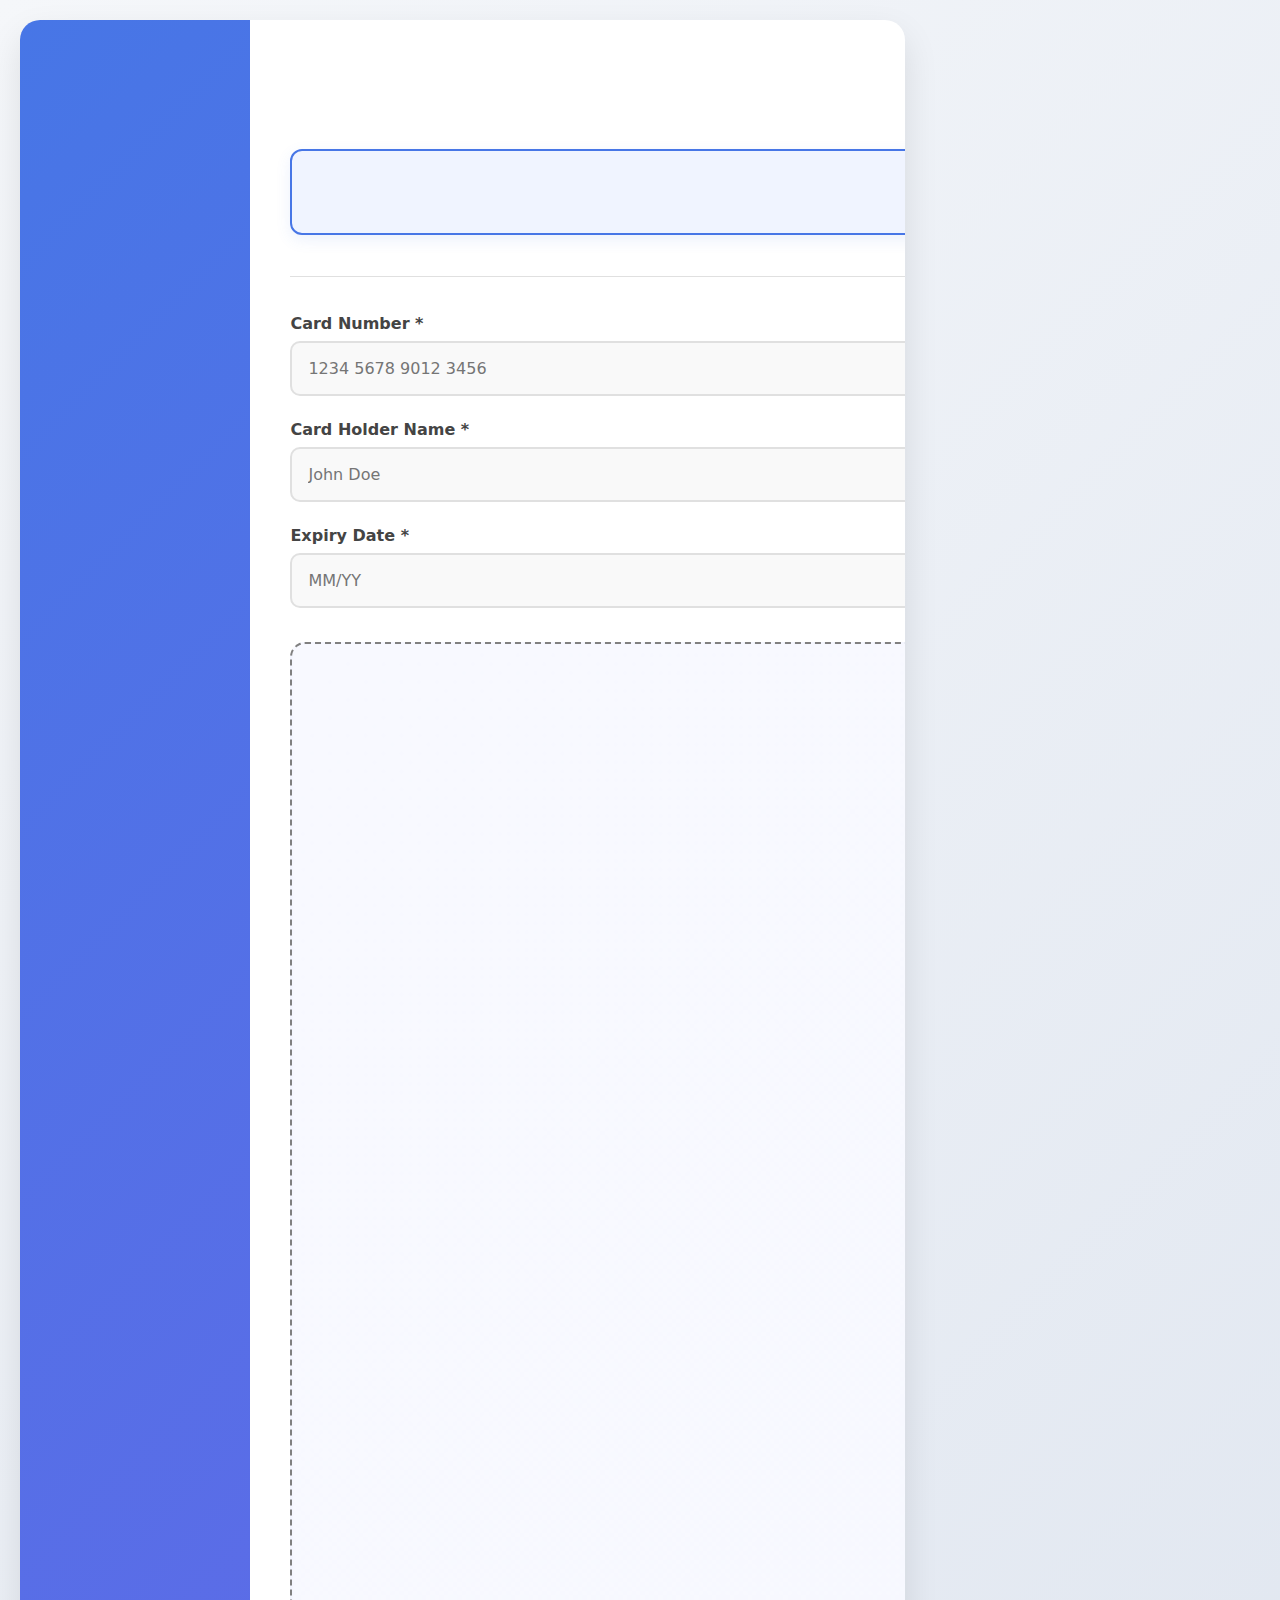
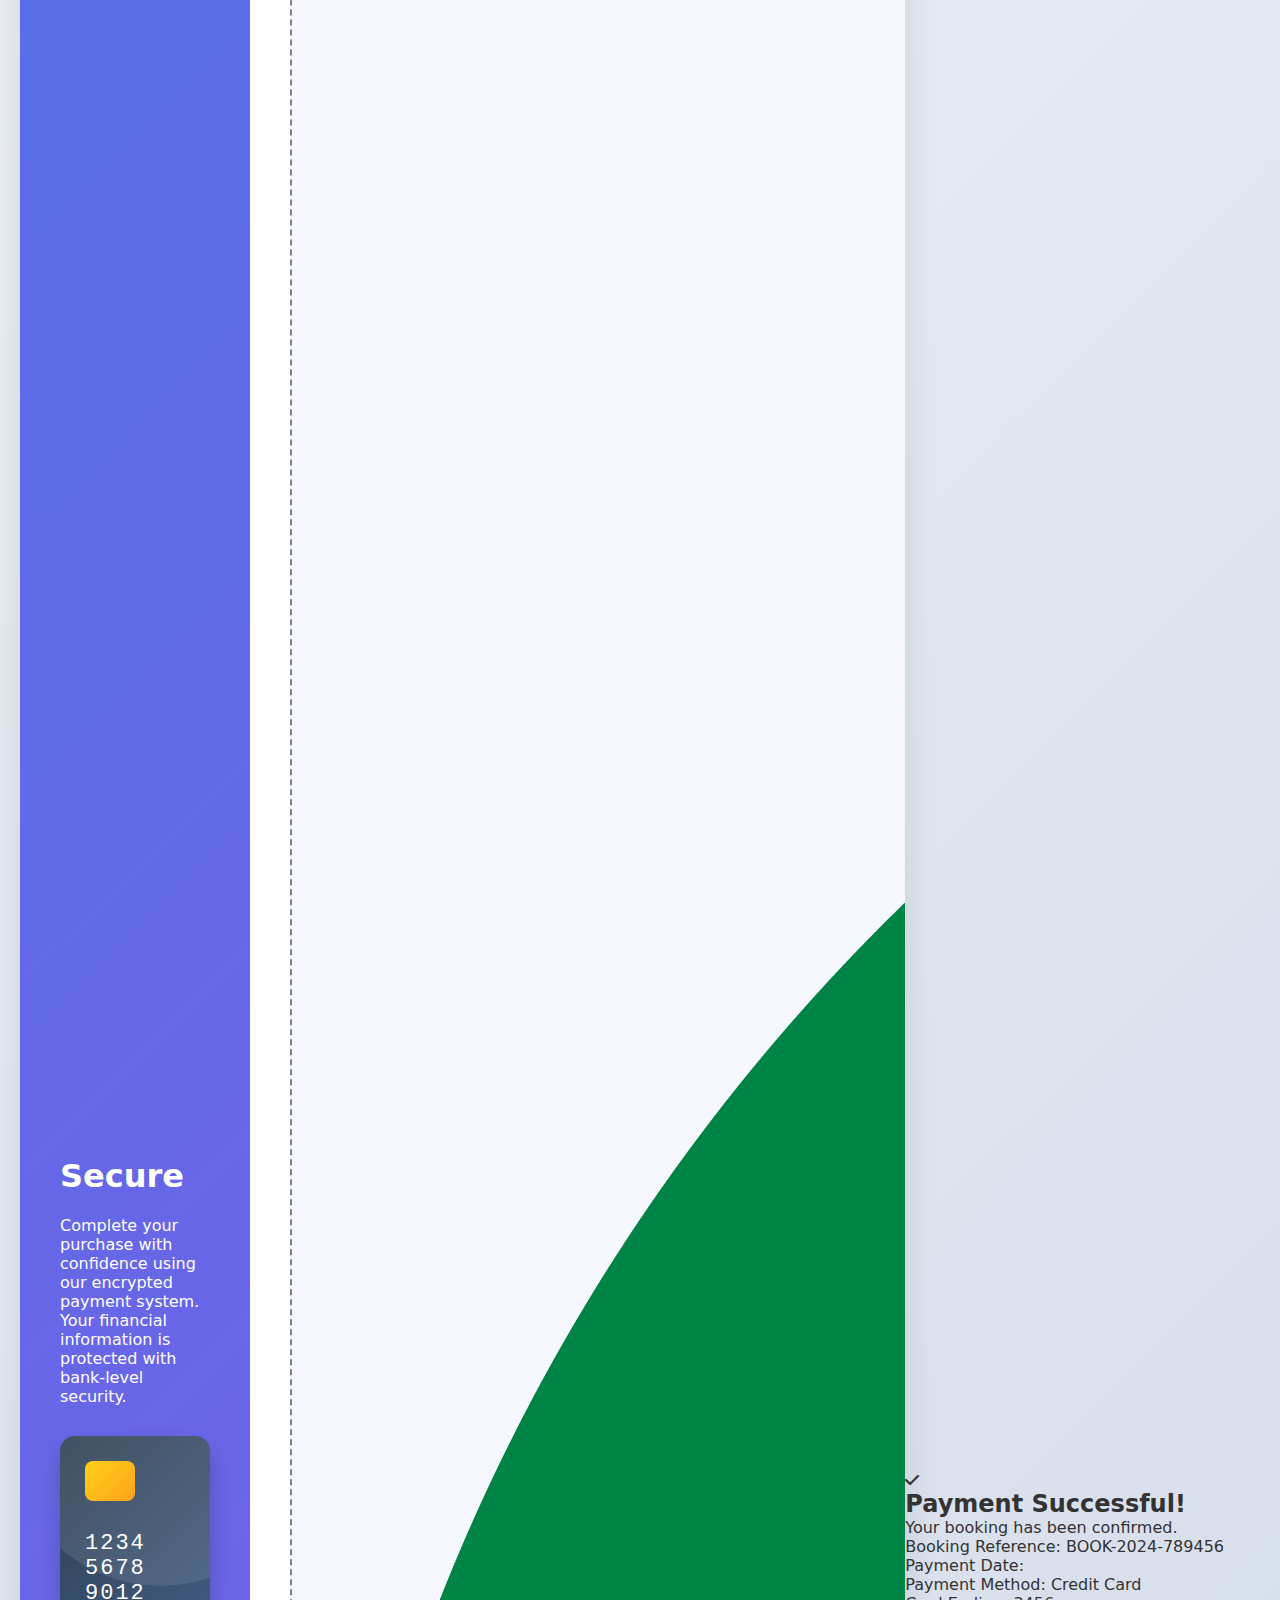
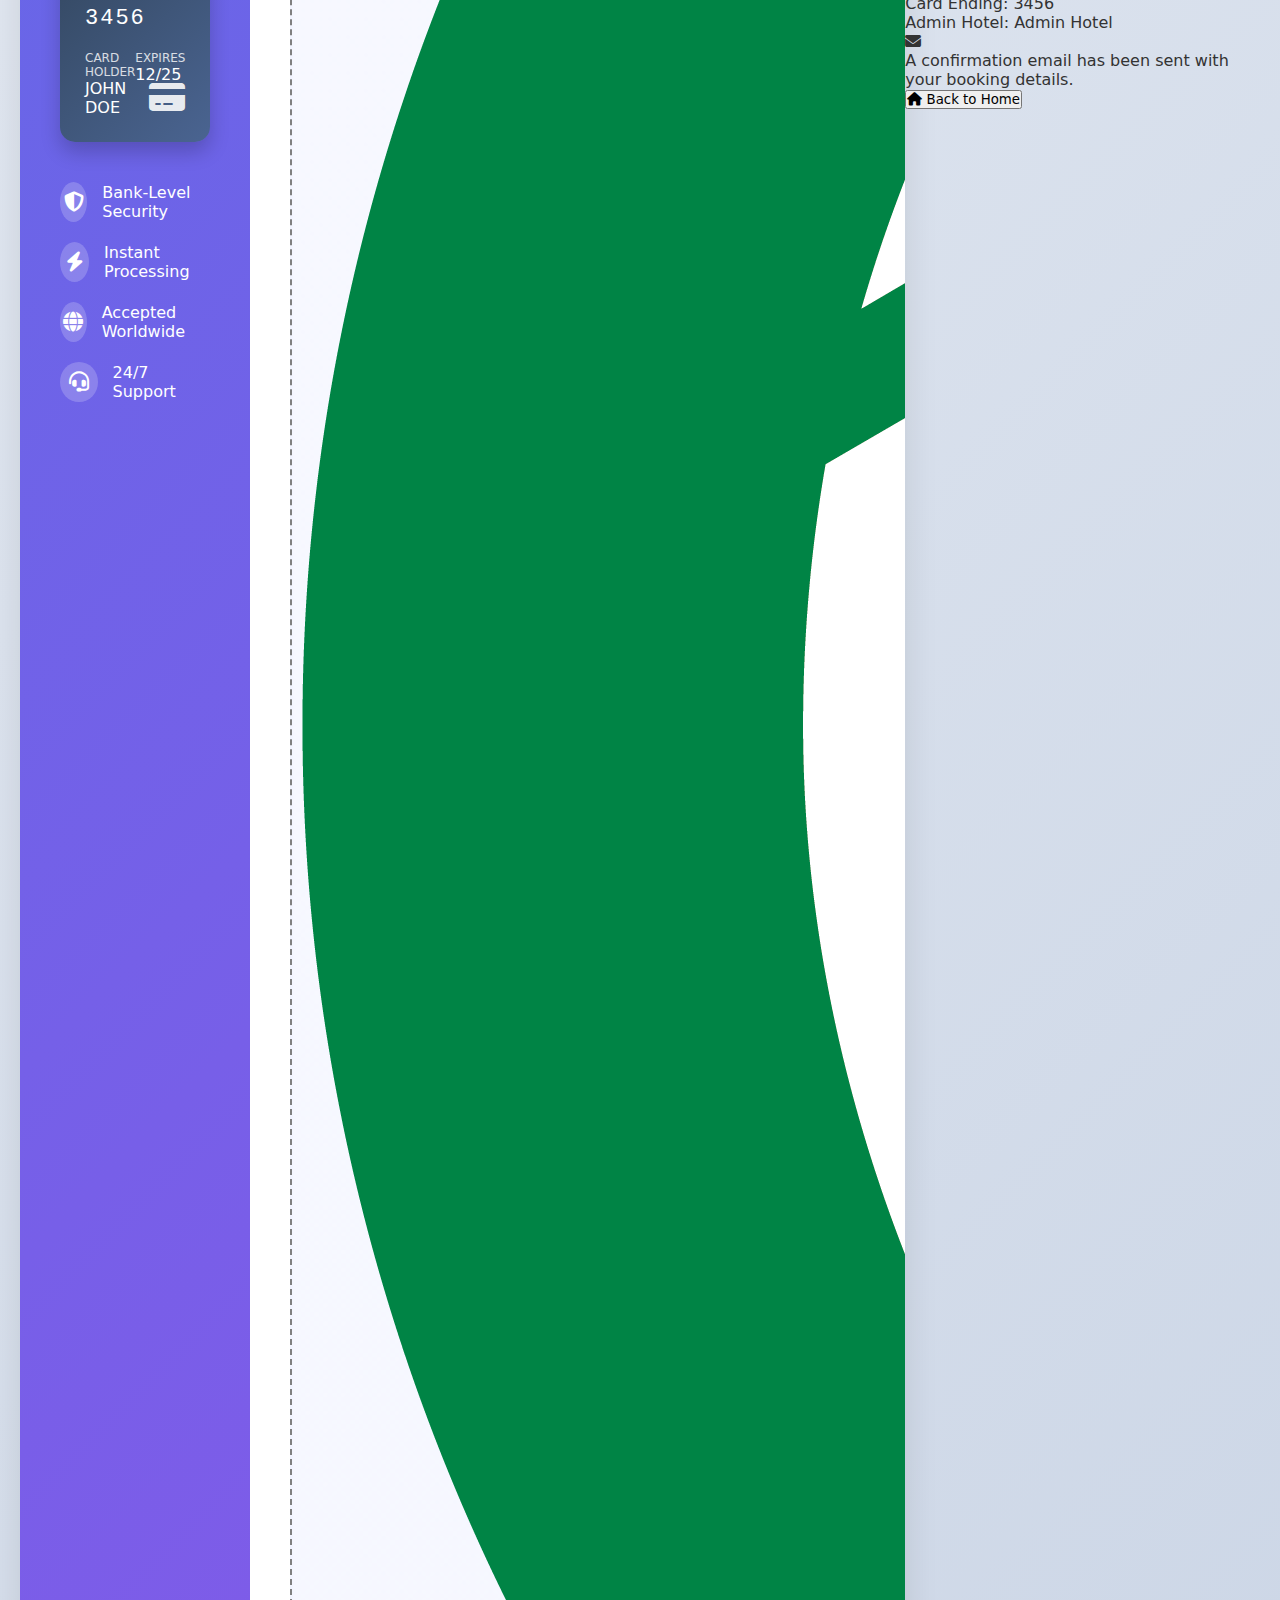
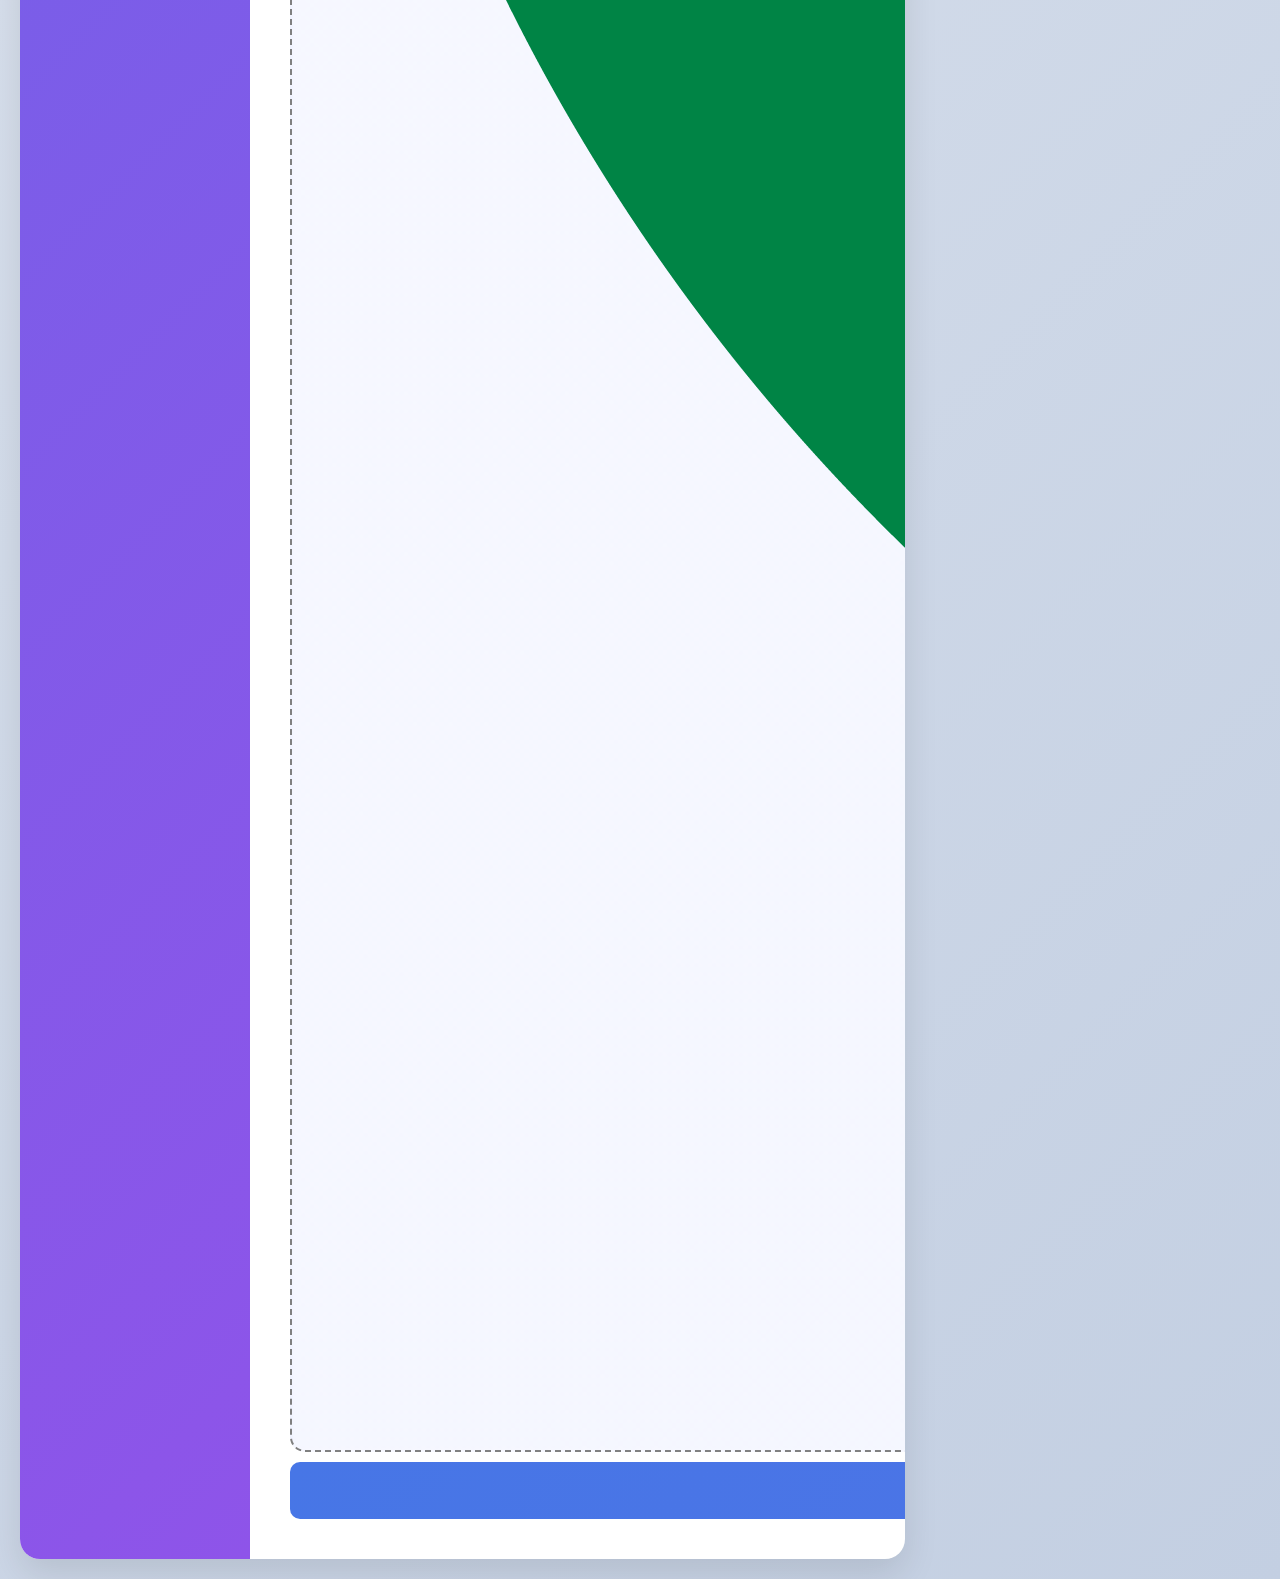
<file: payment.html>
<!DOCTYPE html>
<html lang="en">
<head>
    <meta charset="UTF-8">
    <meta name="viewport" content="width=device-width, initial-scale=1.0">
    <title>Payment</title>
    <link rel="icon" href="img/download (2).png">
    <link rel="preconnect" href="https://fonts.googleapis.com">
    <link rel="preconnect" href="https://fonts.gstatic.com" crossorigin>
    <link rel="stylesheet" href="payment.css">
    <link href="https://fonts.googleapis.com/css2?family=Ancizar+Serif:ital,wght@0,300..900;1,300..900&family=Playwrite+NG+Modern:wght@100..400&display=swap" rel="stylesheet">
    <link rel="stylesheet" href="https://cdnjs.cloudflare.com/ajax/libs/font-awesome/6.7.2/css/all.min.css">
    <link href="https://cdn.jsdelivr.net/npm/bootstrap@5.3.6/dist/css/bootstrap.min.css" rel="stylesheet" integrity="sha384-4Q6Gf2aSP4eDXB8Miphtr37CMZZQ5oXLH2yaXMJ2w8e2ZtHTl7GptT4jmndRuHDT" crossorigin="anonymous">
  
</head>
<body>
    <div class="payment-container">
        <!-- Left side with card preview -->
        <div class="payment-left">
            <h1 class="left-title">Secure</h1>
            <p>Complete your purchase with confidence using our encrypted payment system. Your financial information is protected with bank-level security.</p>
            
            <div class="card-preview">
                <div class="card-chip"></div>
                <div class="card-logo">
                    <i class="fas fa-credit-card"></i>
                </div>
                <div class="card-number">1234 5678 9012 3456</div>
                <div class="card-details-preview">
                    <div>
                        <div style="font-size: 12px; opacity: 0.8;">CARD HOLDER</div>
                        <div>JOHN DOE</div>
                    </div>
                    <div>
                        <div style="font-size: 12px; opacity: 0.8;">EXPIRES</div>
                        <div>12/25</div>
                    </div>
                </div>
            </div>
            
            <ul class="left-features">
                <li><i class="fas fa-shield-alt"></i> Bank-Level Security</li>
                <li><i class="fas fa-bolt"></i> Instant Processing</li>
                <li><i class="fas fa-globe"></i> Accepted Worldwide</li>
                <li><i class="fas fa-headset"></i> 24/7 Support</li>
            </ul>
        </div>
        
        <!-- Right side with payment form -->
        <div class="payment-right">
            <div class="payment-header">
                <h1>Payment Details</h1>
                <p>Choose your preferred payment method</p>
            </div>
            
            <div class="wallet-methods">
                <div class="wallet-btn active">
                    <i class="fab fa-google-pay"></i>
                    Google Pay
                </div>
                <div class="wallet-btn">
                    <i class="fab fa-apple-pay"></i>
                    Apple Pay
                </div>
                <div class="wallet-btn">
                    <i class="fab fa-paypal"></i>
                    PayPal
                </div>
            </div>
            
            <div class="divider">
                <span>or pay with card</span>
            </div>
            
            <form id="paymentForm">
                <div class="form-group">
                    <label class="form-label">Card Number *</label>
                    <input type="text" id="cardNumber" class="form-input" placeholder="1234 5678 9012 3456" maxlength="19" required>
                </div>
                
                <div class="form-group">
                    <label class="form-label">Card Holder Name *</label>
                    <input type="text" id="cardHolder" class="form-input" placeholder="John Doe" required>
                </div>
                
                <div class="card-details">
                    <div class="form-group">
                        <label class="form-label">Expiry Date *</label>
                        <input type="text" id="expiryDate" class="form-input" placeholder="MM/YY" maxlength="5" required>
                    </div>
                    
                    <div class="form-group">
                        <label class="form-label">CVV/CVC *</label>
                        <input type="password" id="cvv" class="form-input" placeholder="123" maxlength="4" required>
                    </div>
                </div>
                
                <!-- Bank Logos Section -->
                <div class="qr-section">
                    <h3>Pay By QR Code</h3>
                    <p>Scan the QR code with your mobile wallet app</p>
                    <div class="bank-logos-simple">
                        <div class="bank-logo-simple">
                            <img src="img/phnompenh/aba-logo.webp" alt="ABA Bank">
                            <span>ABA Bank</span>
                        </div>
                        <div class="bank-logo-simple">
                            <img src="img/phnompenh/ACLEDA-Logo.webp" alt="ACLEDA Bank">
                            <span>ACLEDA Bank</span>
                        </div>
                        <div class="bank-logo-simple">
                            <img src="img/phnompenh/logo-chipmong.png" alt="Chip Mong Bank">
                            <span>Chip Mong Bank</span>
                        </div>
                        <div class="bank-logo-simple">
                            <img src="img/phnompenh/wing-logo.webp" alt="Wing Bank">
                            <span>Wing Bank</span>
                        </div>
                    </div>
                    <p class="qr-hint">Scan to Pay</p>
                </div>
                
                <button type="submit" class="pay-btn">
                    <i class="fas fa-lock"></i> Pay Now
                </button>
            </form>
        </div>
    </div>
    
    <!-- Success Modal  -->
    <div class="payment-success-modal" id="successModal">
        <div class="success-modal-content">
            <div class="success-animation">
                <i class="fas fa-check"></i>
            </div>
            <h2>Payment Successful!</h2>
            <p>Your booking has been confirmed.</p>
            
            <div class="booking-details">
                <div class="detail-row">
                    <span class="detail-label">Booking Reference:</span>
                    <span class="detail-value" id="bookingRef">BOOK-2024-789456</span>
                </div>
                <div class="detail-row">
                    <span class="detail-label">Payment Date:</span>
                    <span class="detail-value" id="paymentDate"></span>
                </div>
                <div class="detail-row">
                    <span class="detail-label">Payment Method:</span>
                    <span class="detail-value" id="paymentMethod">Credit Card</span>
                </div>
                <div class="detail-row">
                    <span class="detail-label">Card Ending:</span>
                    <span class="detail-value" id="cardEnding">3456</span>
                </div>
                <div class="detail-row">
                    <span class="detail-label">Admin Hotel:</span>
                    <span class="detail-value" id="adminHotel">Admin Hotel</span>
                </div>
            </div>
            
            <div class="success-note">
                <i class="fas fa-envelope"></i>
                <p>A confirmation email has been sent with your booking details.</p>
            </div>
            
            <button class="success-modal-btn" id="closeSuccessModal">
                <i class="fas fa-home"></i> Back to Home
            </button>
        </div>
    </div>

     <script>
    // Wallet button selection
    const walletButtons = document.querySelectorAll('.wallet-btn');
    walletButtons.forEach(button => {
        button.addEventListener('click', function() {
            walletButtons.forEach(btn => btn.classList.remove('active'));
            this.classList.add('active');
        });
    });
    
    // Format card number input
    const cardNumberInput = document.getElementById('cardNumber');
    cardNumberInput.addEventListener('input', function(e) {
        let value = e.target.value.replace(/\s+/g, '').replace(/[^0-9]/gi, '');
        let formattedValue = value.replace(/(\d{4})/g, '$1 ').trim();
        e.target.value = formattedValue.substring(0, 19);
        
        // Update card preview
        const cardPreview = document.querySelector('.card-number');
        if (value.length > 0) {
            cardPreview.textContent = formattedValue || '1234 5678 9012 3456';
        } else {
            cardPreview.textContent = '1234 5678 9012 3456';
        }
    });
    
    // FIXED: Format expiry date input with auto-slash
    const expiryInput = document.getElementById('expiryDate');
    expiryInput.addEventListener('input', function(e) {
        // Remove all non-digits
        let value = e.target.value.replace(/\D/g, '');
        
        // Don't allow more than 4 digits
        value = value.substring(0, 4);
        
        // Add slash after first 2 digits
        if (value.length > 2) {
            value = value.substring(0, 2) + '/' + value.substring(2);
        }
        
        // Set the formatted value
        e.target.value = value;
        
        // Update card preview
        updateCardExpiryPreview(value);
    });
    
    // Helper function to update expiry preview
    function updateCardExpiryPreview(value) {
        const expiryPreview = document.querySelector('.card-details-preview div:last-child div:last-child');
        if (value && value.length === 5) {
            expiryPreview.textContent = value;
        } else {
            expiryPreview.textContent = '12/25';
        }
    }
    
    // Update card holder name in preview
    const cardHolderInput = document.getElementById('cardHolder');
    cardHolderInput.addEventListener('input', function(e) {
        const cardHolderPreview = document.querySelector('.card-details-preview div:first-child div:last-child');
        cardHolderPreview.textContent = e.target.value.toUpperCase() || 'JOHN DOE';
    });
    
    // Form submission - UPDATED: Removed hotel, guests, and price details
    const paymentForm = document.getElementById('paymentForm');
    paymentForm.addEventListener('submit', function(e) {
        e.preventDefault();
        
        // Simple validation
        const cardNumber = document.getElementById('cardNumber').value.replace(/\s/g, '');
        const cardHolder = document.getElementById('cardHolder').value;
        const expiryDate = document.getElementById('expiryDate').value;
        const cvv = document.getElementById('cvv').value;
        
        if (cardNumber.length !== 16) {
            alert('Please enter a valid 16-digit card number');
            return;
        }
        
        if (!cardHolder.trim()) {
            alert('Please enter card holder name');
            return;
        }
        
        if (!expiryDate.match(/^(0[1-9]|1[0-2])\/([0-9]{2})$/)) {
            alert('Please enter a valid expiry date in MM/YY format');
            return;
        }
        
        if (cvv.length < 3 || cvv.length > 4) {
            alert('Please enter a valid CVV (3-4 digits)');
            return;
        }
        
        // Show loading state on button
        const payBtn = document.querySelector('.pay-btn');
        const originalText = payBtn.innerHTML;
        payBtn.innerHTML = '<i class="fas fa-spinner fa-spin"></i> Processing...';
        payBtn.disabled = true;
        
        // Simulate payment processing delay
        setTimeout(() => {
            // Reset button
            payBtn.innerHTML = originalText;
            payBtn.disabled = false;
            
            // Get selected payment method
            let paymentMethod = 'Credit Card';
            const activeWallet = document.querySelector('.wallet-btn.active');
            if (activeWallet) {
                paymentMethod = activeWallet.textContent.trim();
            }
            
            // Get the last 4 digits of card
            const cardEnding = cardNumber.slice(-4);
            
            // Generate current date and time
            const now = new Date();
            
            // Generate unique booking reference
            const bookingRef = 'BOOK-' + Date.now().toString().slice(-6) + Math.floor(Math.random() * 1000);
            
            // Populate success modal
            document.getElementById('bookingRef').textContent = bookingRef;
            document.getElementById('paymentMethod').textContent = paymentMethod;
            document.getElementById('cardEnding').textContent = cardEnding;
            document.getElementById('adminHotel').textContent = "Comfired by Admin";
            
            // Format and set payment date
            document.getElementById('paymentDate').textContent = 
                now.toLocaleDateString('en-US', {
                    month: 'short',
                    day: 'numeric',
                    year: 'numeric',
                    hour: '2-digit',
                    minute: '2-digit'
                });
            
            // Show success modal with animation
            const successModal = document.getElementById('successModal');
            successModal.classList.add('active');
            
            // Prevent scrolling when modal is open
            document.body.style.overflow = 'hidden';
            
            // Reset form after successful payment
            paymentForm.reset();
            
            // Reset preview
            document.querySelector('.card-number').textContent = '1234 5678 9012 3456';
            document.querySelector('.card-details-preview div:first-child div:last-child').textContent = 'JOHN DOE';
            updateCardExpiryPreview(''); // Reset expiry preview
            
            // Reset wallet buttons
            walletButtons.forEach(btn => btn.classList.remove('active'));
            document.querySelector('.wallet-btn').classList.add('active');
            
        }, 1500); // Simulate 1.5 second processing time
    });

    // Close modal functionality
    const closeSuccessModal = document.getElementById('closeSuccessModal');
    const successModal = document.getElementById('successModal');

    closeSuccessModal.addEventListener('click', function() {
        successModal.classList.remove('active');
        document.body.style.overflow = 'auto';
        // Optional: Redirect to home or confirmation page
        window.location.href = 'index.html';
    });

    // Close modal when clicking outside
    successModal.addEventListener('click', function(e) {
        if (e.target === successModal) {
            successModal.classList.remove('active');
            document.body.style.overflow = 'auto';
        }
    });

    // Close modal with Escape key
    document.addEventListener('keydown', function(e) {
        if (e.key === 'Escape' && successModal.classList.contains('active')) {
            successModal.classList.remove('active');
            document.body.style.overflow = 'auto';
        }
    });

    // Bank logos hover effect
    document.querySelectorAll('.bank-logo-simple').forEach(logo => {
        logo.addEventListener('mouseenter', function() {
            this.style.transform = 'translateY(-5px)';
        });
        
        logo.addEventListener('mouseleave', function() {
            this.style.transform = 'translateY(0)';
        });
    });
    
</script>
</body>
</html>
</file>
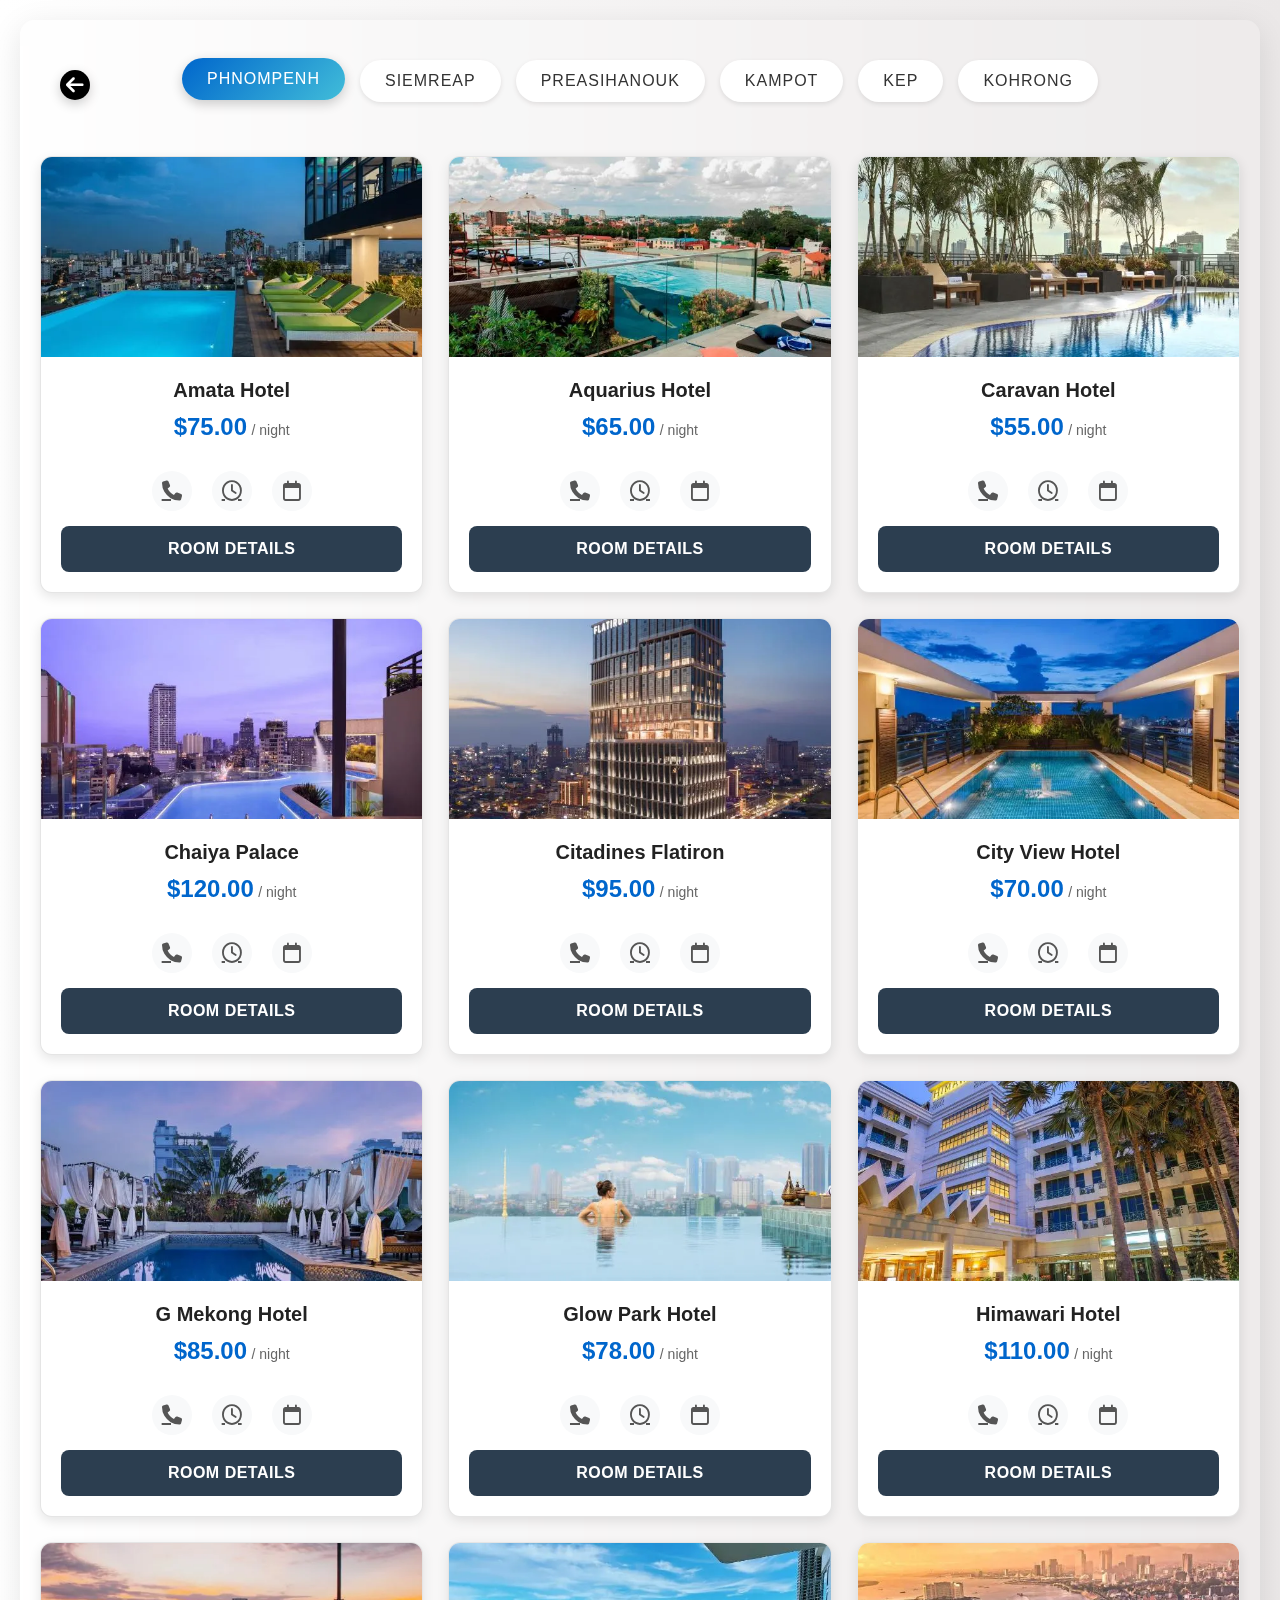
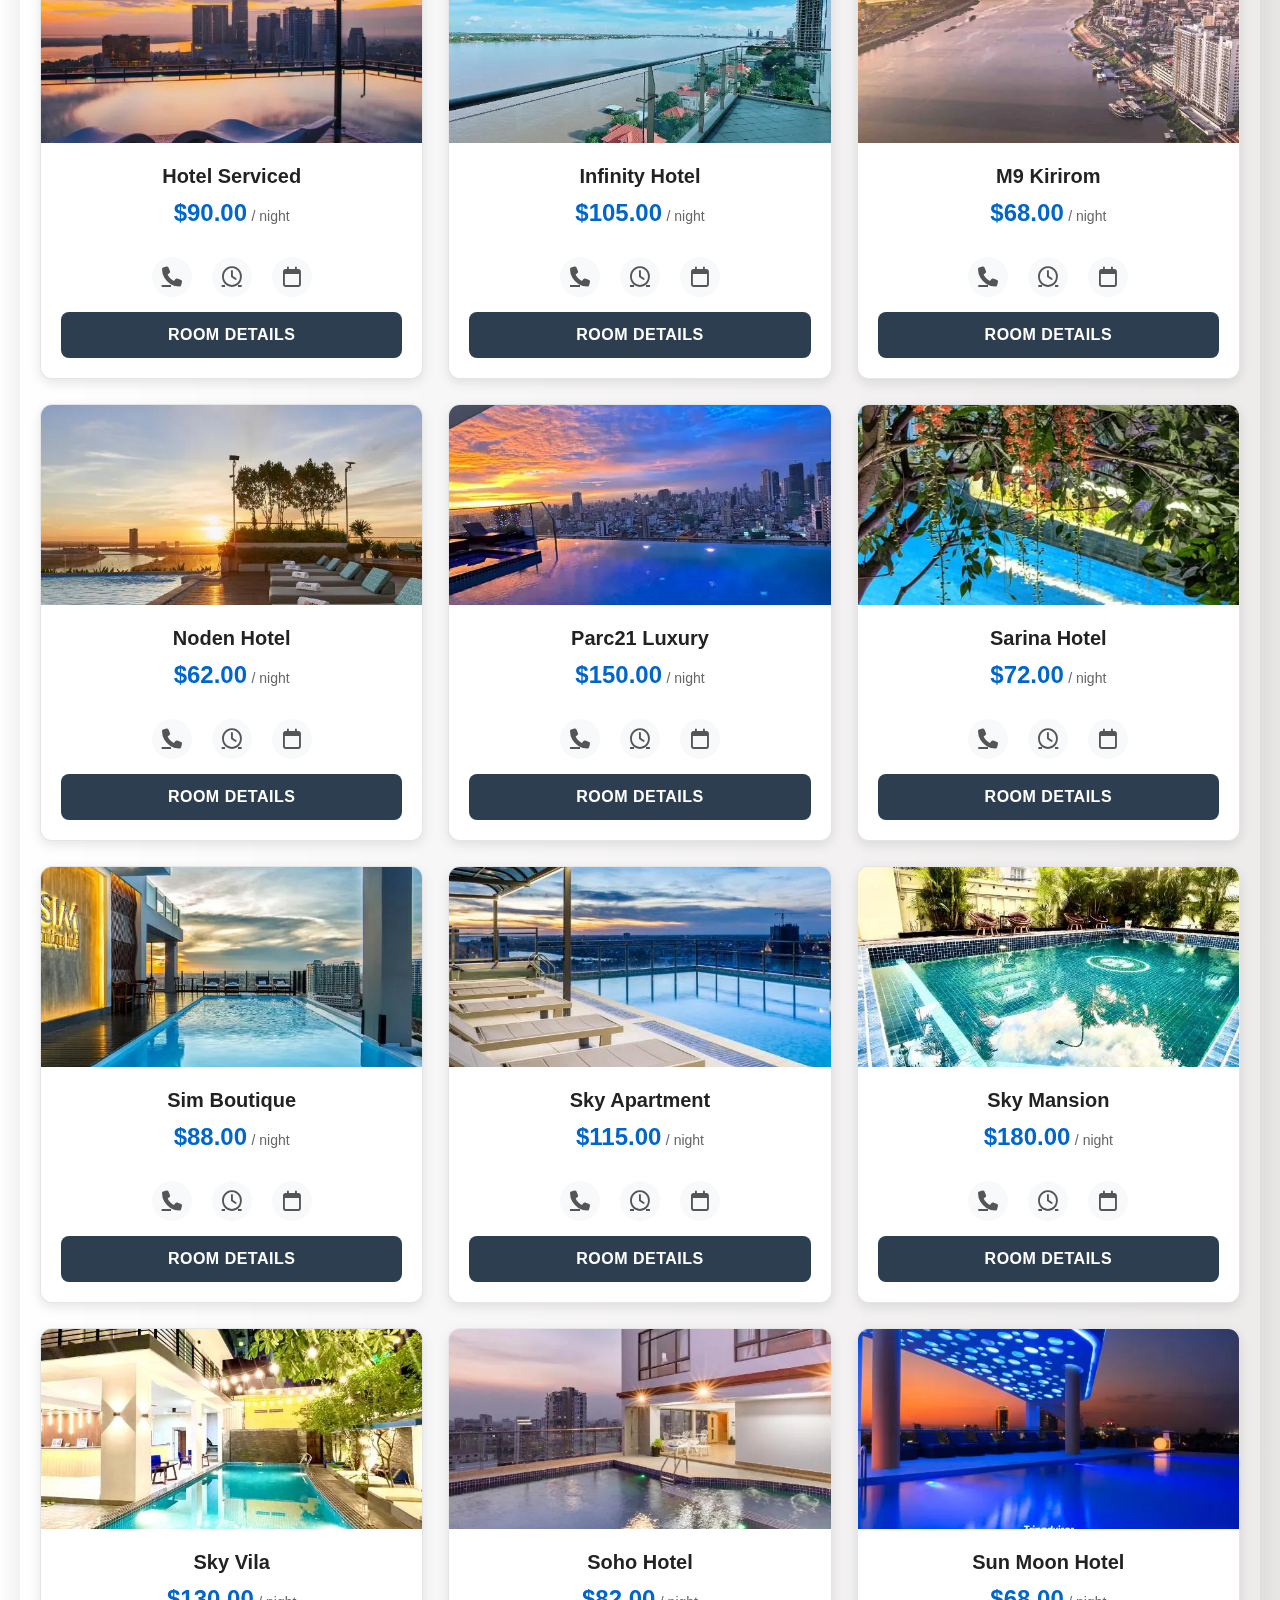
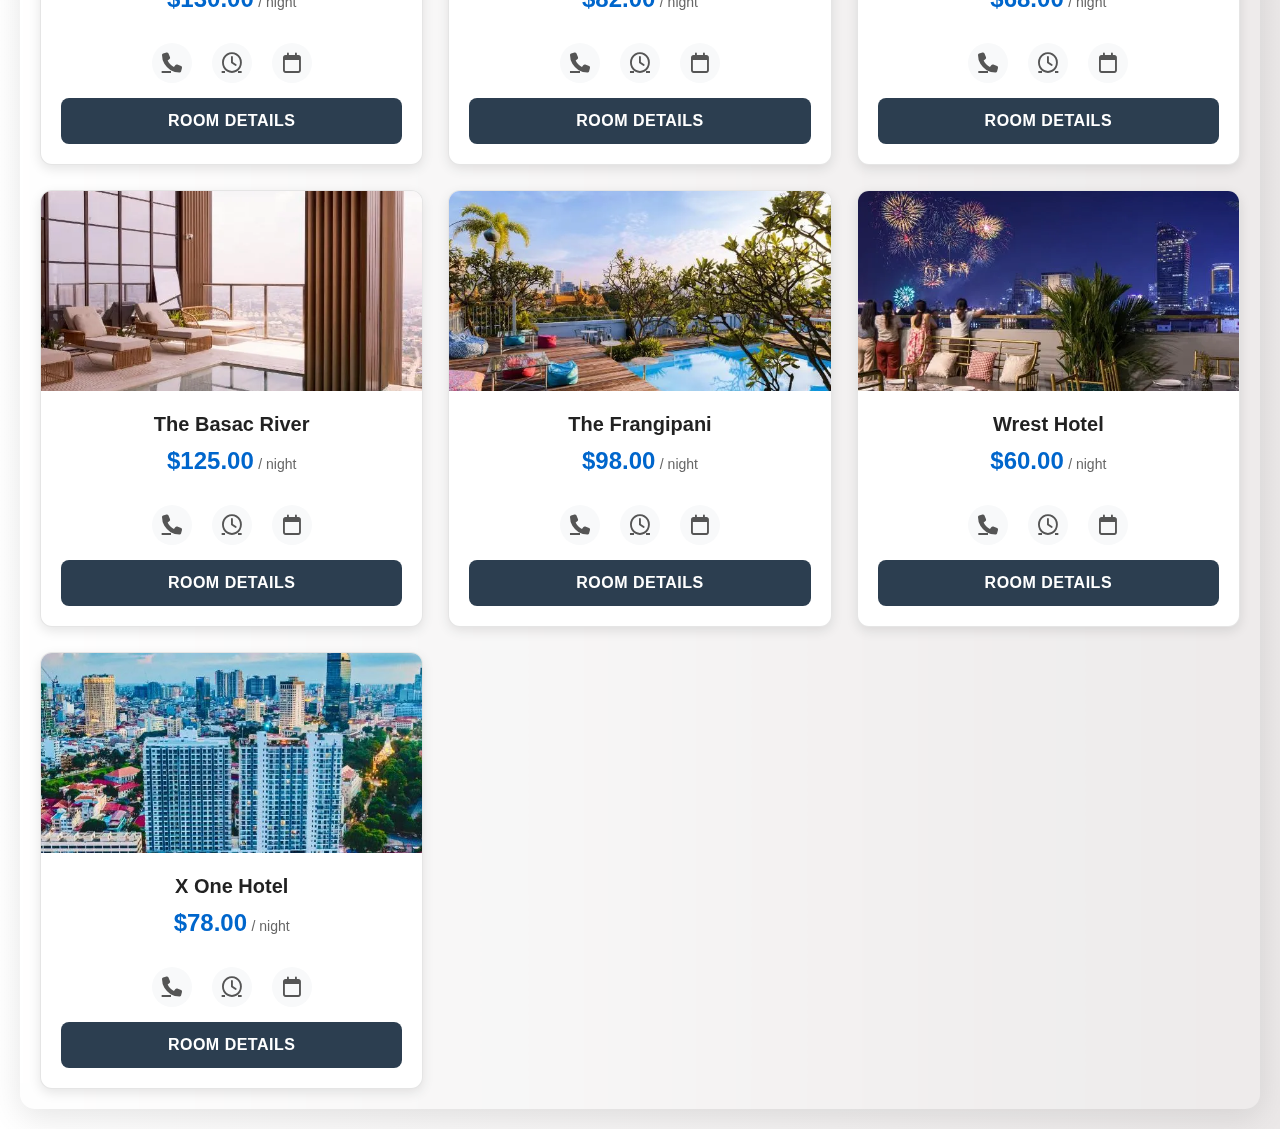
<file: phnom_penh.html>
<!DOCTYPE html>
<html lang="en">
<head>
    <meta charset="UTF-8">
    <meta name="viewport" content="width=device-width, initial-scale=1.0">
    <title>Phnom Penh Hotels</title>
     <link rel="icon" href="img/download (2).png">
    <link rel="preconnect" href="https://fonts.googleapis.com">
    <link rel="preconnect" href="https://fonts.gstatic.com" crossorigin>
    <link rel="stylesheet" href="allhotel.css">
    <link href="https://fonts.googleapis.com/css2?family=Ancizar+Serif:ital,wght@0,300..900;1,300..900&family=Playwrite+NG+Modern:wght@100..400&display=swap" rel="stylesheet">
    <link rel="stylesheet" href="https://cdnjs.cloudflare.com/ajax/libs/font-awesome/6.7.2/css/all.min.css">
    <link href="https://cdn.jsdelivr.net/npm/bootstrap@5.3.6/dist/css/bootstrap.min.css" rel="stylesheet" integrity="sha384-4Q6Gf2aSP4eDXB8Miphtr37CMZZQ5oXLH2yaXMJ2w8e2ZtHTl7GptT4jmndRuHDT" crossorigin="anonymous">
</head>
<body>
    <div class="container hotel-container">
        <div class="back-arrow-container">
            <a href="booking_pj.html" class="back-arrow">
                <i class="fas fa-arrow-left"></i>
            </a>
        </div>
        
        <div class="container hotel-header">
            <ul>
                <li><a href="phnom_penh.html" class="active">PHNOMPENH</a></li>
                <li><a href="siepreab.html">SIEMREAP</a></li>
                <li><a href="sihanuk.html">PREASIHANOUK</a></li>
                <li><a href="kampot.html">KAMPOT</a></li>
                <li><a href="kep.html">KEP</a></li>
                <li><a href="kohrong.html">KOHRONG</a></li>
            </ul>
        </div>
        
        <div class="hotel-grid">
            <!-- Hotel 1: Amata Hotel -->
            <div class="hotel-card">
                <div class="hotel-image">
                    <img src="img/phnompenh/amata-hotel.webp" alt="Amata Hotel">
                </div>
                <div class="hotel-content">
                    <div class="hotel-name">Amata Hotel</div>
                    <div class="hotel-price">
                        <span class="price-amount">$75.00</span>
                        <span class="price-period">/ night</span>
                    </div>
                    <div class="hotel-icons">
                        <a href="tel:+85512345678"><i class="fa-solid fa-phone"></i></a>
                        <a href="#"><i class="fa-regular fa-clock"></i></a>
                        <a href="#"><i class="fa-regular fa-calendar"></i></a>
                    </div>
                    <a href="room-detial.html?hotel=Amata%20Hotel&price=75.00&image=img/phnompenh/amata-hotel.webp&description=Modern%20business%20hotel%20in%20central%20Phnom%20Penh%20with%20luxury%20amenities" class="booking-btn">
                        ROOM DETAILS
                    </a>
                </div>
            </div>
            
            <!-- Hotel 2: Aquarius Hotel -->
            <div class="hotel-card">
                <div class="hotel-image">
                    <img src="img/phnompenh/aquarius-hotel.webp" alt="Aquarius Hotel">
                </div>
                <div class="hotel-content">
                    <div class="hotel-name">Aquarius Hotel</div>
                    <div class="hotel-price">
                        <span class="price-amount">$65.00</span>
                        <span class="price-period">/ night</span>
                    </div>
                    <div class="hotel-icons">
                        <a href="tel:+85512345678"><i class="fa-solid fa-phone"></i></a>
                        <a href="#"><i class="fa-regular fa-clock"></i></a>
                        <a href="#"><i class="fa-regular fa-calendar"></i></a>
                    </div>
                    <a href="room-detial.html?hotel=Aquarius%20Hotel&price=65.00&image=img/phnompenh/aquarius-hotel.webp&description=Water-themed%20hotel%20with%20elegant%20rooms%20and%20central%20location" class="booking-btn">
                        ROOM DETAILS
                    </a>
                </div>
            </div>
            
            <!-- Hotel 3: Caravan Hotel -->
            <div class="hotel-card">
                <div class="hotel-image">
                    <img src="img/phnompenh/caravan-hotel.webp" alt="Caravan Hotel">
                </div>
                <div class="hotel-content">
                    <div class="hotel-name">Caravan Hotel</div>
                    <div class="hotel-price">
                        <span class="price-amount">$55.00</span>
                        <span class="price-period">/ night</span>
                    </div>
                    <div class="hotel-icons">
                        <a href="tel:+85512345678"><i class="fa-solid fa-phone"></i></a>
                        <a href="#"><i class="fa-regular fa-clock"></i></a>
                        <a href="#"><i class="fa-regular fa-calendar"></i></a>
                    </div>
                    <a href="room-detial.html?hotel=Caravan%20Hotel&price=55.00&image=img/phnompenh/caravan-hotel.webp&description=Comfortable%20mid-range%20hotel%20perfect%20for%20travelers%20on%20the%20move" class="booking-btn">
                        ROOM DETAILS
                    </a>
                </div>
            </div>
            
            <!-- Hotel 4: Chaiya Palace -->
            <div class="hotel-card">
                <div class="hotel-image">
                    <img src="img/phnompenh/chaiya-palace.webp" alt="Chaiya Palace">
                </div>
                <div class="hotel-content">
                    <div class="hotel-name">Chaiya Palace</div>
                    <div class="hotel-price">
                        <span class="price-amount">$120.00</span>
                        <span class="price-period">/ night</span>
                    </div>
                    <div class="hotel-icons">
                        <a href="tel:+85512345678"><i class="fa-solid fa-phone"></i></a>
                        <a href="#"><i class="fa-regular fa-clock"></i></a>
                        <a href="#"><i class="fa-regular fa-calendar"></i></a>
                    </div>
                    <a href="room-detial.html?hotel=Chaiya%20Palace&price=120.00&image=img/phnompenh/chaiya-palace.webp&description=Palatial%20luxury%20hotel%20with%20royal%20treatment%20and%20premium%20services" class="booking-btn">
                        ROOM DETAILS
                    </a>
                </div>
            </div>
            
            <!-- Hotel 5: Citadines Flatiron -->
            <div class="hotel-card">
                <div class="hotel-image">
                    <img src="img/phnompenh/citadines-flatiron.webp" alt="Citadines Flatiron">
                </div>
                <div class="hotel-content">
                    <div class="hotel-name">Citadines Flatiron</div>
                    <div class="hotel-price">
                        <span class="price-amount">$95.00</span>
                        <span class="price-period">/ night</span>
                    </div>
                    <div class="hotel-icons">
                        <a href="tel:+85512345678"><i class="fa-solid fa-phone"></i></a>
                        <a href="#"><i class="fa-regular fa-clock"></i></a>
                        <a href="#"><i class="fa-regular fa-calendar"></i></a>
                    </div>
                    <a href="room-detial.html?hotel=Citadines%20Flatiron&price=95.00&image=img/phnompenh/citadines-flatiron.webp&description=Serviced%20apartments%20with%20full%20kitchen%20facilities%20for%20extended%20stays" class="booking-btn">
                        ROOM DETAILS
                    </a>
                </div>
            </div>
            
            <!-- Hotel 6: City View Hotel -->
            <div class="hotel-card">
                <div class="hotel-image">
                    <img src="img/phnompenh/city-view.webp" alt="City View Hotel">
                </div>
                <div class="hotel-content">
                    <div class="hotel-name">City View Hotel</div>
                    <div class="hotel-price">
                        <span class="price-amount">$70.00</span>
                        <span class="price-period">/ night</span>
                    </div>
                    <div class="hotel-icons">
                        <a href="tel:+85512345678"><i class="fa-solid fa-phone"></i></a>
                        <a href="#"><i class="fa-regular fa-clock"></i></a>
                        <a href="#"><i class="fa-regular fa-calendar"></i></a>
                    </div>
                    <a href="room-detial.html?hotel=City%20View%20Hotel&price=70.00&image=img/phnompenh/city-view.webp&description=Panoramic%20city%20views%20from%20every%20room%20in%20the%20heart%20of%20Phnom%20Penh" class="booking-btn">
                        ROOM DETAILS
                    </a>
                </div>
            </div>
            
            <!-- Hotel 7: G Mekong Hotel -->
            <div class="hotel-card">
                <div class="hotel-image">
                    <img src="img/phnompenh/g-mekong.webp" alt="G Mekong Hotel">
                </div>
                <div class="hotel-content">
                    <div class="hotel-name">G Mekong Hotel</div>
                    <div class="hotel-price">
                        <span class="price-amount">$85.00</span>
                        <span class="price-period">/ night</span>
                    </div>
                    <div class="hotel-icons">
                        <a href="tel:+85512345678"><i class="fa-solid fa-phone"></i></a>
                        <a href="#"><i class="fa-regular fa-clock"></i></a>
                        <a href="#"><i class="fa-regular fa-calendar"></i></a>
                    </div>
                    <a href="room-detial.html?hotel=G%20Mekong%20Hotel&price=85.00&image=img/phnompenh/g-mekong.webp&description=Riverside%20hotel%20overlooking%20the%20mighty%20Mekong%20River%20with%20luxury%20amenities" class="booking-btn">
                        ROOM DETAILS
                    </a>
                </div>
            </div>
            
            <!-- Hotel 8: Glow Park Hotel -->
            <div class="hotel-card">
                <div class="hotel-image">
                    <img src="img/phnompenh/glow-park.webp" alt="Glow Park Hotel">
                </div>
                <div class="hotel-content">
                    <div class="hotel-name">Glow Park Hotel</div>
                    <div class="hotel-price">
                        <span class="price-amount">$78.00</span>
                        <span class="price-period">/ night</span>
                    </div>
                    <div class="hotel-icons">
                        <a href="tel:+85512345678"><i class="fa-solid fa-phone"></i></a>
                        <a href="#"><i class="fa-regular fa-clock"></i></a>
                        <a href="#"><i class="fa-regular fa-calendar"></i></a>
                    </div>
                    <a href="room-detial.html?hotel=Glow%20Park%20Hotel&price=78.00&image=img/phnompenh/glow-park.webp&description=Vibrant%20hotel%20with%20colorful%20design%20and%20energetic%20atmosphere%20near%20parks" class="booking-btn">
                        ROOM DETAILS
                    </a>
                </div>
            </div>
            
            <!-- Hotel 9: Himawari Hotel -->
            <div class="hotel-card">
                <div class="hotel-image">
                    <img src="img/phnompenh/himawari-hotel.webp" alt="Himawari Hotel">
                </div>
                <div class="hotel-content">
                    <div class="hotel-name">Himawari Hotel</div>
                    <div class="hotel-price">
                        <span class="price-amount">$110.00</span>
                        <span class="price-period">/ night</span>
                    </div>
                    <div class="hotel-icons">
                        <a href="tel:+85512345678"><i class="fa-solid fa-phone"></i></a>
                        <a href="#"><i class="fa-regular fa-clock"></i></a>
                        <a href="#"><i class="fa-regular fa-calendar"></i></a>
                    </div>
                    <a href="room-detial.html?hotel=Himawari%20Hotel&price=110.00&image=img/phnompenh/himawari-hotel.webp&description=Japanese-inspired%20hotel%20with%20serene%20gardens%20and%20excellent%20service" class="booking-btn">
                        ROOM DETAILS
                    </a>
                </div>
            </div>
            
            <!-- Hotel 10: Hotel Serviced -->
            <div class="hotel-card">
                <div class="hotel-image">
                    <img src="img/phnompenh/hotel-serviced.webp" alt="Hotel Serviced">
                </div>
                <div class="hotel-content">
                    <div class="hotel-name">Hotel Serviced</div>
                    <div class="hotel-price">
                        <span class="price-amount">$90.00</span>
                        <span class="price-period">/ night</span>
                    </div>
                    <div class="hotel-icons">
                        <a href="tel:+85512345678"><i class="fa-solid fa-phone"></i></a>
                        <a href="#"><i class="fa-regular fa-clock"></i></a>
                        <a href="#"><i class="fa-regular fa-calendar"></i></a>
                    </div>
                    <a href="room-detial.html?hotel=Hotel%20Serviced&price=90.00&image=img/phnompenh/hotel-serviced.webp&description=Full-service%20apartment%20hotel%20with%20daily%20housekeeping%20and%24-hour%20concierge" class="booking-btn">
                        ROOM DETAILS
                    </a>
                </div>
            </div>
            
            <!-- Hotel 11: Infinity Hotel -->
            <div class="hotel-card">
                <div class="hotel-image">
                    <img src="img/phnompenh/infinity-hotel.webp" alt="Infinity Hotel">
                </div>
                <div class="hotel-content">
                    <div class="hotel-name">Infinity Hotel</div>
                    <div class="hotel-price">
                        <span class="price-amount">$105.00</span>
                        <span class="price-period">/ night</span>
                    </div>
                    <div class="hotel-icons">
                        <a href="tel:+85512345678"><i class="fa-solid fa-phone"></i></a>
                        <a href="#"><i class="fa-regular fa-clock"></i></a>
                        <a href="#"><i class="fa-regular fa-calendar"></i></a>
                    </div>
                    <a href="room-detial.html?hotel=Infinity%20Hotel&price=105.00&image=img/phnompenh/infinity-hotel.webp&description=Modern%20luxury%20hotel%20with%20infinity%20pool%20and%20cutting-edge%20design" class="booking-btn">
                        ROOM DETAILS
                    </a>
                </div>
            </div>
            
            <!-- Hotel 12: M9 Kirirom -->
            <div class="hotel-card">
                <div class="hotel-image">
                    <img src="img/phnompenh/m9-kirirom.webp" alt="M9 Kirirom">
                </div>
                <div class="hotel-content">
                    <div class="hotel-name">M9 Kirirom</div>
                    <div class="hotel-price">
                        <span class="price-amount">$68.00</span>
                        <span class="price-period">/ night</span>
                    </div>
                    <div class="hotel-icons">
                        <a href="tel:+85512345678"><i class="fa-solid fa-phone"></i></a>
                        <a href="#"><i class="fa-regular fa-clock"></i></a>
                        <a href="#"><i class="fa-regular fa-calendar"></i></a>
                    </div>
                    <a href="room-detial.html?hotel=M9%20Kirirom&price=68.00&image=img/phnompenh/m9-kirirom.webp&description=Modern%20hotel%20with%20mountain-inspired%20design%20elements%20and%20relaxed%20atmosphere" class="booking-btn">
                        ROOM DETAILS
                    </a>
                </div>
            </div>
            
            <!-- Hotel 13: Noden Hotel -->
            <div class="hotel-card">
                <div class="hotel-image">
                    <img src="img/phnompenh/noden-hotel.webp" alt="Noden Hotel">
                </div>
                <div class="hotel-content">
                    <div class="hotel-name">Noden Hotel</div>
                    <div class="hotel-price">
                        <span class="price-amount">$62.00</span>
                        <span class="price-period">/ night</span>
                    </div>
                    <div class="hotel-icons">
                        <a href="tel:+85512345678"><i class="fa-solid fa-phone"></i></a>
                        <a href="#"><i class="fa-regular fa-clock"></i></a>
                        <a href="#"><i class="fa-regular fa-calendar"></i></a>
                    </div>
                    <a href="room-detial.html?hotel=Noden%20Hotel&price=62.00&image=img/phnompenh/noden-hotel.webp&description=Scandinavian-inspired%20design%20hotel%20with%20minimalist%20aesthetics%20and%20comfort" class="booking-btn">
                        ROOM DETAILS
                    </a>
                </div>
            </div>
            
            <!-- Hotel 14: Parc21 Luxury -->
            <div class="hotel-card">
                <div class="hotel-image">
                    <img src="img/phnompenh/parc21-luxury.webp" alt="Parc21 Luxury">
                </div>
                <div class="hotel-content">
                    <div class="hotel-name">Parc21 Luxury</div>
                    <div class="hotel-price">
                        <span class="price-amount">$150.00</span>
                        <span class="price-period">/ night</span>
                    </div>
                    <div class="hotel-icons">
                        <a href="tel:+85512345678"><i class="fa-solid fa-phone"></i></a>
                        <a href="#"><i class="fa-regular fa-clock"></i></a>
                        <a href="#"><i class="fa-regular fa-calendar"></i></a>
                    </div>
                    <a href="room-detial.html?hotel=Parc21%20Luxury&price=150.00&image=img/phnompenh/parc21-luxury.webp&description=Ultra-luxury%20residential%20hotel%20with%20park%20views%20and%20exclusive%20amenities" class="booking-btn">
                        ROOM DETAILS
                    </a>
                </div>
            </div>
            
            <!-- Hotel 15: Phonon Penh 51 -->
            
            
            <!-- Hotel 16: Sarina Hotel -->
            <div class="hotel-card">
                <div class="hotel-image">
                    <img src="img/phnompenh/sarina-hotel.webp" alt="Sarina Hotel">
                </div>
                <div class="hotel-content">
                    <div class="hotel-name">Sarina Hotel</div>
                    <div class="hotel-price">
                        <span class="price-amount">$72.00</span>
                        <span class="price-period">/ night</span>
                    </div>
                    <div class="hotel-icons">
                        <a href="tel:+85512345678"><i class="fa-solid fa-phone"></i></a>
                        <a href="#"><i class="fa-regular fa-clock"></i></a>
                        <a href="#"><i class="fa-regular fa-calendar"></i></a>
                    </div>
                    <a href="room-detial.html?hotel=Sarina%20Hotel&price=72.00&image=img/phnompenh/sarina-hotel.webp&description=Elegant%20boutique%20hotel%20with%20personalized%20service%20and%20central%20location" class="booking-btn">
                        ROOM DETAILS
                    </a>
                </div>
            </div>
            
            <!-- Hotel 17: Sim Boutique -->
            <div class="hotel-card">
                <div class="hotel-image">
                    <img src="img/phnompenh/sim-boutique.webp" alt="Sim Boutique">
                </div>
                <div class="hotel-content">
                    <div class="hotel-name">Sim Boutique</div>
                    <div class="hotel-price">
                        <span class="price-amount">$88.00</span>
                        <span class="price-period">/ night</span>
                    </div>
                    <div class="hotel-icons">
                        <a href="tel:+85512345678"><i class="fa-solid fa-phone"></i></a>
                        <a href="#"><i class="fa-regular fa-clock"></i></a>
                        <a href="#"><i class="fa-regular fa-calendar"></i></a>
                    </div>
                    <a href="room-detial.html?hotel=Sim%20Boutique&price=88.00&image=img/phnompenh/sim-boutique.webp&description=Charming%20boutique%20hotel%20with%20artistic%20flair%20and%20intimate%20atmosphere" class="booking-btn">
                        ROOM DETAILS
                    </a>
                </div>
            </div>
            
            <!-- Hotel 18: Sky Apartment -->
            <div class="hotel-card">
                <div class="hotel-image">
                    <img src="img/phnompenh/sky-apartment.webp" alt="Sky Apartment">
                </div>
                <div class="hotel-content">
                    <div class="hotel-name">Sky Apartment</div>
                    <div class="hotel-price">
                        <span class="price-amount">$115.00</span>
                        <span class="price-period">/ night</span>
                    </div>
                    <div class="hotel-icons">
                        <a href="tel:+85512345678"><i class="fa-solid fa-phone"></i></a>
                        <a href="#"><i class="fa-regular fa-clock"></i></a>
                        <a href="#"><i class="fa-regular fa-calendar"></i></a>
                    </div>
                    <a href="room-detial.html?hotel=Sky%20Apartment&price=115.00&image=img/phnompenh/sky-apartment.webp&description=High-rise%20apartments%20with%20spectacular%20city%20views%20and%20modern%20amenities" class="booking-btn">
                        ROOM DETAILS
                    </a>
                </div>
            </div>
            
            <!-- Hotel 19: Sky Mansion -->
            <div class="hotel-card">
                <div class="hotel-image">
                    <img src="img/phnompenh/sky-mansion.webp" alt="Sky Mansion">
                </div>
                <div class="hotel-content">
                    <div class="hotel-name">Sky Mansion</div>
                    <div class="hotel-price">
                        <span class="price-amount">$180.00</span>
                        <span class="price-period">/ night</span>
                    </div>
                    <div class="hotel-icons">
                        <a href="tel:+85512345678"><i class="fa-solid fa-phone"></i></a>
                        <a href="#"><i class="fa-regular fa-clock"></i></a>
                        <a href="#"><i class="fa-regular fa-calendar"></i></a>
                    </div>
                    <a href="room-detial.html?hotel=Sky%20Mansion&price=180.00&image=img/phnompenh/sky-mansion.webp&description=Ultra-luxury%20penthouse-style%20accommodation%20with%20exclusive%20services" class="booking-btn">
                        ROOM DETAILS
                    </a>
                </div>
            </div>
            
            <!-- Hotel 20: Sky Vila -->
            <div class="hotel-card">
                <div class="hotel-image">
                    <img src="img/phnompenh/sky-vila.webp" alt="Sky Vila">
                </div>
                <div class="hotel-content">
                    <div class="hotel-name">Sky Vila</div>
                    <div class="hotel-price">
                        <span class="price-amount">$130.00</span>
                        <span class="price-period">/ night</span>
                    </div>
                    <div class="hotel-icons">
                        <a href="tel:+85512345678"><i class="fa-solid fa-phone"></i></a>
                        <a href="#"><i class="fa-regular fa-clock"></i></a>
                        <a href="#"><i class="fa-regular fa-calendar"></i></a>
                    </div>
                    <a href="room-detial.html?hotel=Sky%20Vila&price=130.00&image=img/phnompenh/sky-vila.webp&description=Villa-style%20accommodation%20in%20the%20sky%20with%20private%20terraces%20and%20views" class="booking-btn">
                        ROOM DETAILS
                    </a>
                </div>
            </div>
            
            <!-- Hotel 21: Soho Hotel -->
            <div class="hotel-card">
                <div class="hotel-image">
                    <img src="img/phnompenh/soho-hotel.webp" alt="Soho Hotel">
                </div>
                <div class="hotel-content">
                    <div class="hotel-name">Soho Hotel</div>
                    <div class="hotel-price">
                        <span class="price-amount">$82.00</span>
                        <span class="price-period">/ night</span>
                    </div>
                    <div class="hotel-icons">
                        <a href="tel:+85512345678"><i class="fa-solid fa-phone"></i></a>
                        <a href="#"><i class="fa-regular fa-clock"></i></a>
                        <a href="#"><i class="fa-regular fa-calendar"></i></a>
                    </div>
                    <a href="room-detial.html?hotel=Soho%20Hotel&price=82.00&image=img/phnompenh/soho-hotel.webp&description=Trendy%20hotel%20inspired%20by%20New%20York%27s%20Soho%20district%20with%20artistic%20vibes" class="booking-btn">
                        ROOM DETAILS
                    </a>
                </div>
            </div>
            
            <!-- Hotel 22: Sun Moon Hotel -->
            <div class="hotel-card">
                <div class="hotel-image">
                    <img src="img/phnompenh/sun-moon-hotel.webp" alt="Sun Moon Hotel">
                </div>
                <div class="hotel-content">
                    <div class="hotel-name">Sun Moon Hotel</div>
                    <div class="hotel-price">
                        <span class="price-amount">$68.00</span>
                        <span class="price-period">/ night</span>
                    </div>
                    <div class="hotel-icons">
                        <a href="tel:+85512345678"><i class="fa-solid fa-phone"></i></a>
                        <a href="#"><i class="fa-regular fa-clock"></i></a>
                        <a href="#"><i class="fa-regular fa-calendar"></i></a>
                    </div>
                    <a href="room-detial.html?hotel=Sun%20Moon%20Hotel&price=68.00&image=img/phnompenh/sun-moon-hotel.webp&description=Hotel%20combining%20day%20and%20night%20themes%20with%20unique%20room%20designs" class="booking-btn">
                        ROOM DETAILS
                    </a>
                </div>
            </div>
            
            <!-- Hotel 23: The Basac River -->
            <div class="hotel-card">
                <div class="hotel-image">
                    <img src="img/phnompenh/the-basac-river.webp" alt="The Basac River">
                </div>
                <div class="hotel-content">
                    <div class="hotel-name">The Basac River</div>
                    <div class="hotel-price">
                        <span class="price-amount">$125.00</span>
                        <span class="price-period">/ night</span>
                    </div>
                    <div class="hotel-icons">
                        <a href="tel:+85512345678"><i class="fa-solid fa-phone"></i></a>
                        <a href="#"><i class="fa-regular fa-clock"></i></a>
                        <a href="#"><i class="fa-regular fa-calendar"></i></a>
                    </div>
                    <a href="room-detial.html?hotel=The%20Basac%20River&price=125.00&image=img/phnompenh/the-basac-river.webp&description=Riverside%20retreat%20overlooking%20the%20Basac%20River%20with%20luxury%20amenities" class="booking-btn">
                        ROOM DETAILS
                    </a>
                </div>
            </div>
            
            <!-- Hotel 24: The Frangipani -->
            <div class="hotel-card">
                <div class="hotel-image">
                    <img src="img/phnompenh/the-frangipani.webp" alt="The Frangipani">
                </div>
                <div class="hotel-content">
                    <div class="hotel-name">The Frangipani</div>
                    <div class="hotel-price">
                        <span class="price-amount">$98.00</span>
                        <span class="price-period">/ night</span>
                    </div>
                    <div class="hotel-icons">
                        <a href="tel:+85512345678"><i class="fa-solid fa-phone"></i></a>
                        <a href="#"><i class="fa-regular fa-clock"></i></a>
                        <a href="#"><i class="fa-regular fa-calendar"></i></a>
                    </div>
                    <a href="room-detial.html?hotel=The%20Frangipani&price=98.00&image=img/phnompenh/the-frangipani.webp&description=Tropical%20hotel%20with%20frangipani%20gardens%20and%20peaceful%20atmosphere" class="booking-btn">
                        ROOM DETAILS
                    </a>
                </div>
            </div>
            
            <!-- Hotel 25: Wrest Hotel -->
            <div class="hotel-card">
                <div class="hotel-image">
                    <img src="img/phnompenh/vrest-hotel.webp" alt="Wrest Hotel">
                </div>
                <div class="hotel-content">
                    <div class="hotel-name">Wrest Hotel</div>
                    <div class="hotel-price">
                        <span class="price-amount">$60.00</span>
                        <span class="price-period">/ night</span>
                    </div>
                    <div class="hotel-icons">
                        <a href="tel:+85512345678"><i class="fa-solid fa-phone"></i></a>
                        <a href="#"><i class="fa-regular fa-clock"></i></a>
                        <a href="#"><i class="fa-regular fa-calendar"></i></a>
                    </div>
                    <a href="room-detial.html?hotel=Wrest%20Hotel&price=60.00&image=img/phnompenh/wrest-hotel.webp&description=Modern%20hotel%20with%20athletic-themed%20design%20and%20fitness%20facilities" class="booking-btn">
                        ROOM DETAILS
                    </a>
                </div>
            </div>
            
            <!-- Hotel 26: X One Hotel -->
            <div class="hotel-card">
                <div class="hotel-image">
                    <img src="img/phnompenh/x-one-hotel.webp" alt="X One Hotel">
                </div>
                <div class="hotel-content">
                    <div class="hotel-name">X One Hotel</div>
                    <div class="hotel-price">
                        <span class="price-amount">$78.00</span>
                        <span class="price-period">/ night</span>
                    </div>
                    <div class="hotel-icons">
                        <a href="tel:+85512345678"><i class="fa-solid fa-phone"></i></a>
                        <a href="#"><i class="fa-regular fa-clock"></i></a>
                        <a href="#"><i class="fa-regular fa-calendar"></i></a>
                    </div>
                    <a href="room-detial.html?hotel=X%20One%20Hotel&price=78.00&image=img/phnompenh/x-one-hotel.webp&description=Futuristic%20design%20hotel%20with%20cutting-edge%20technology%20and%20modern%20comfort" class="booking-btn">
                        ROOM DETAILS
                    </a>
                </div>
            </div>
        </div>
    </div>
</body>
</html>
</file>
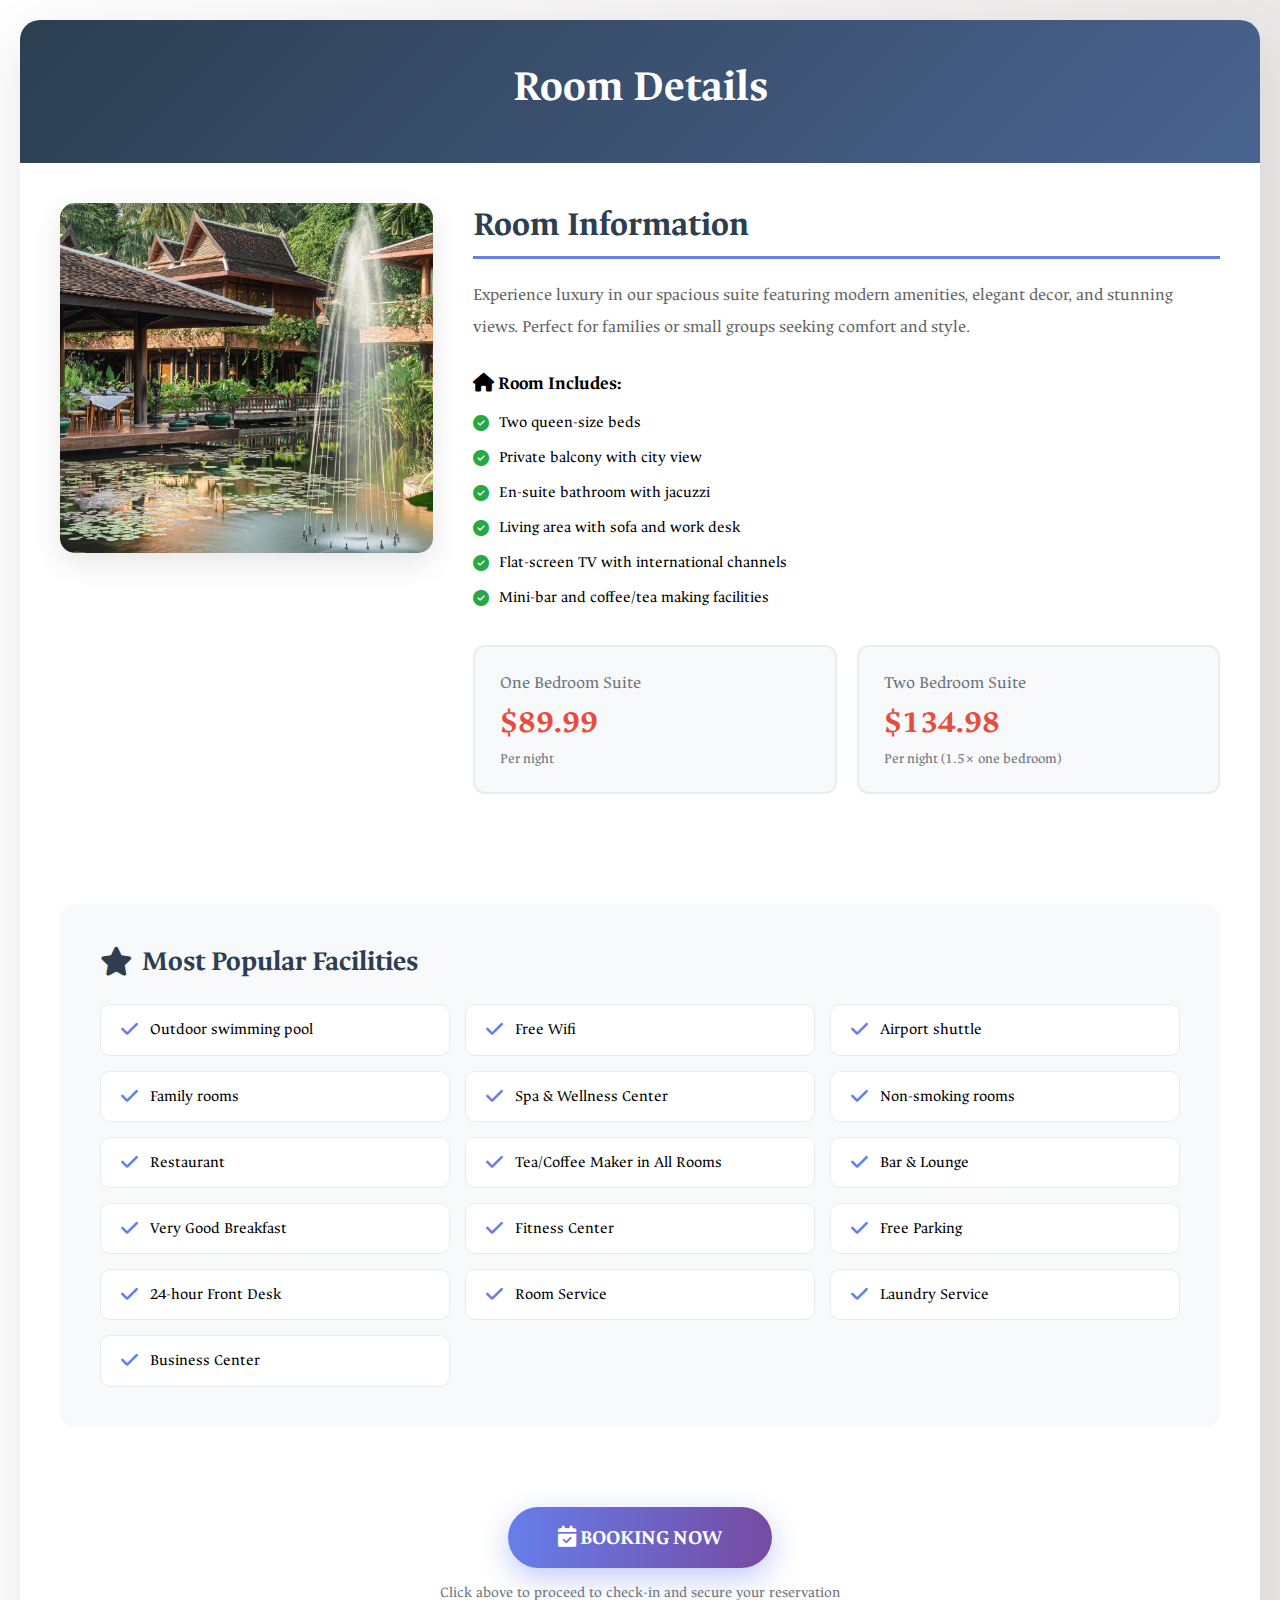
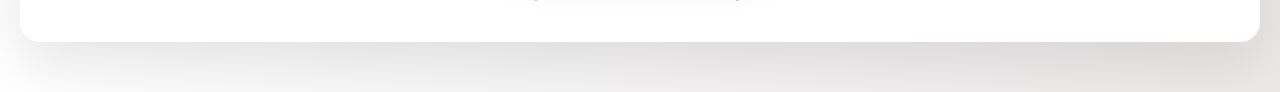
<file: room-detial.html>
<!DOCTYPE html>
<html lang="en">
<head>
    <meta charset="UTF-8">
    <meta name="viewport" content="width=device-width, initial-scale=1.0">
    <title>room-detail</title>
     <link rel="icon" href="img/download (2).png">
    <link rel="preconnect" href="https://fonts.googleapis.com">
    <link rel="preconnect" href="https://fonts.gstatic.com" crossorigin>
    <link rel="stylesheet" href="room-detail.css">
    <link href="https://fonts.googleapis.com/css2?family=Ancizar+Serif:ital,wght@0,300..900;1,300..900&family=Playwrite+NG+Modern:wght@100..400&display=swap" rel="stylesheet">
    <link rel="stylesheet" href="https://cdnjs.cloudflare.com/ajax/libs/font-awesome/6.7.2/css/all.min.css">
    <link href="https://cdn.jsdelivr.net/npm/bootstrap@5.3.6/dist/css/bootstrap.min.css" rel="stylesheet" integrity="sha384-4Q6Gf2aSP4eDXB8Miphtr37CMZZQ5oXLH2yaXMJ2w8e2ZtHTl7GptT4jmndRuHDT" crossorigin="anonymous">
    
</head>
<body>
    <div class="room-details-container">
        <div class="room-card">
            <div class="room-header">
                <h1>Room Details</h1>
                <div class="hotel-name-display" id="hotelName">Loading Hotel...</div>
            </div>
            
            <div class="room-content">
                <div class="room-image-section">
                    <img id="roomImage" src="" alt="Hotel Room" class="room-image">
                </div>
                
                <div class="room-info-section">
                    <h2 class="room-title">Room Information</h2>
                    <p class="room-description" id="roomDescription">
                        Loading room description...
                    </p>
                    
                    <div class="room-features">
                        <h3><i class="fas fa-home"></i> Room Includes:</h3>
                        <ul class="features-list">
                            <li><i class="fas fa-check-circle"></i> Two queen-size beds</li>
                            <li><i class="fas fa-check-circle"></i> Private balcony with city view</li>
                            <li><i class="fas fa-check-circle"></i> En-suite bathroom with jacuzzi</li>
                            <li><i class="fas fa-check-circle"></i> Living area with sofa and work desk</li>
                            <li><i class="fas fa-check-circle"></i> Flat-screen TV with international channels</li>
                            <li><i class="fas fa-check-circle"></i> Mini-bar and coffee/tea making facilities</li>
                        </ul>
                    </div>
                    
                    <div class="price-section">
                        <div class="price-card">
                            <div class="price-title">One Bedroom Suite</div>
                            <div class="price-amount" id="priceOneBed">$0.00</div>
                            <div class="price-note">Per night</div>
                        </div>
                        <div class="price-card">
                            <div class="price-title">Two Bedroom Suite</div>
                            <div class="price-amount" id="priceTwoBed">$0.00</div>
                            <div class="price-note">Per night (1.5× one bedroom)</div>
                        </div>
                    </div>
                </div>
            </div>
            
            <div class="facilities-section">
                <h2 class="facilities-title">
                    <i class="fas fa-star"></i> Most Popular Facilities
                </h2>
                <div class="facilities-grid" id="facilitiesList">
                    <!-- Facilities will be loaded here -->
                </div>
            </div>
            
            <div class="booking-section">
                <button class="booking-btn" id="bookNowBtn">
                    <i class="fas fa-calendar-check"></i> BOOKING NOW
                </button>
                <p class="booking-note">Click above to proceed to check-in and secure your reservation</p>
            </div>
        </div>
    </div>

    <script>
        // Default hotel data (if no URL parameters)
        const defaultHotel = {
            name: "Angkor Village Hotel",
            price: 89.99,
            image: "img/siemreap/angkor_village_hotel.jpg",
            description: "Experience luxury in our spacious suite featuring modern amenities, elegant decor, and stunning views. Perfect for families or small groups seeking comfort and style."
        };

        // Facilities list
        const facilities = [
            "Outdoor swimming pool",
            "Free Wifi",
            "Airport shuttle",
            "Family rooms",
            "Spa & Wellness Center",
            "Non-smoking rooms",
            "Restaurant",
            "Tea/Coffee Maker in All Rooms",
            "Bar & Lounge",
            "Very Good Breakfast",
            "Fitness Center",
            "Free Parking",
            "24-hour Front Desk",
            "Room Service",
            "Laundry Service",
            "Business Center"
        ];

        // Get URL parameters
        function getUrlParams() {
            const params = new URLSearchParams(window.location.search);
            return {
                hotel: params.get('hotel') || defaultHotel.name,
                price: parseFloat(params.get('price')) || defaultHotel.price,
                image: params.get('image') || defaultHotel.image,
                description: params.get('description') || decodeURIComponent(defaultHotel.description)
            };
        }

        // Calculate two-bedroom price (1.5× one bedroom)
        function calculateTwoBedroomPrice(oneBedroomPrice) {
            return (oneBedroomPrice * 1.5).toFixed(2);
        }

        // Load hotel data from URL
        function loadHotelData() {
            const hotel = getUrlParams();
            
            // Update page content
            document.getElementById('hotelName').textContent = hotel.name;
            
            // Set image with fallback
            const roomImg = document.getElementById('roomImage');
            roomImg.src = hotel.image;
            roomImg.alt = hotel.name + " Room";
            roomImg.onerror = function() {
                this.src = "https://images.unsplash.com/photo-1611892440504-42a792e24d32?ixlib=rb-4.0.3&auto=format&fit=crop&w=1000&q=80";
            };
            
            document.getElementById('roomDescription').textContent = hotel.description;
            
            // Format prices
            document.getElementById('priceOneBed').textContent = `$${hotel.price.toFixed(2)}`;
            
            // Calculate and show two-bedroom price
            const twoBedroomPrice = calculateTwoBedroomPrice(hotel.price);
            document.getElementById('priceTwoBed').textContent = `$${twoBedroomPrice}`;
            
            // Update booking button link
            const bookBtn = document.getElementById('bookNowBtn');
            bookBtn.onclick = function() {
                window.location.href = `check-in.html?hotel=${encodeURIComponent(hotel.name)}&price=${hotel.price}`;
            };
        }

        // Load facilities list
        function loadFacilities() {
            const container = document.getElementById('facilitiesList');
            
            facilities.forEach(facility => {
                const div = document.createElement('div');
                div.className = 'facility-item';
                div.innerHTML = `
                    <i class="fas fa-check facility-icon"></i>
                    <span>${facility}</span>
                `;
                container.appendChild(div);
            });
        }

        // Initialize page
        window.onload = function() {
            loadHotelData();
            loadFacilities();
            
            // Add a smooth entrance animation
            document.querySelector('.room-card').style.opacity = '0';
            document.querySelector('.room-card').style.transform = 'translateY(20px)';
            
            setTimeout(() => {
                document.querySelector('.room-card').style.transition = 'all 0.6s ease';
                document.querySelector('.room-card').style.opacity = '1';
                document.querySelector('.room-card').style.transform = 'translateY(0)';
            }, 100);
        };
        // In room-details.html, update the booking button click handler:
        // bookBtn.onclick = function() {
        //     window.location.href = `check-in.html?hotel=${encodeURIComponent(hotel.name)}&price=${hotel.price}`;
        // };
    </script>
</body>
</html>
</file>
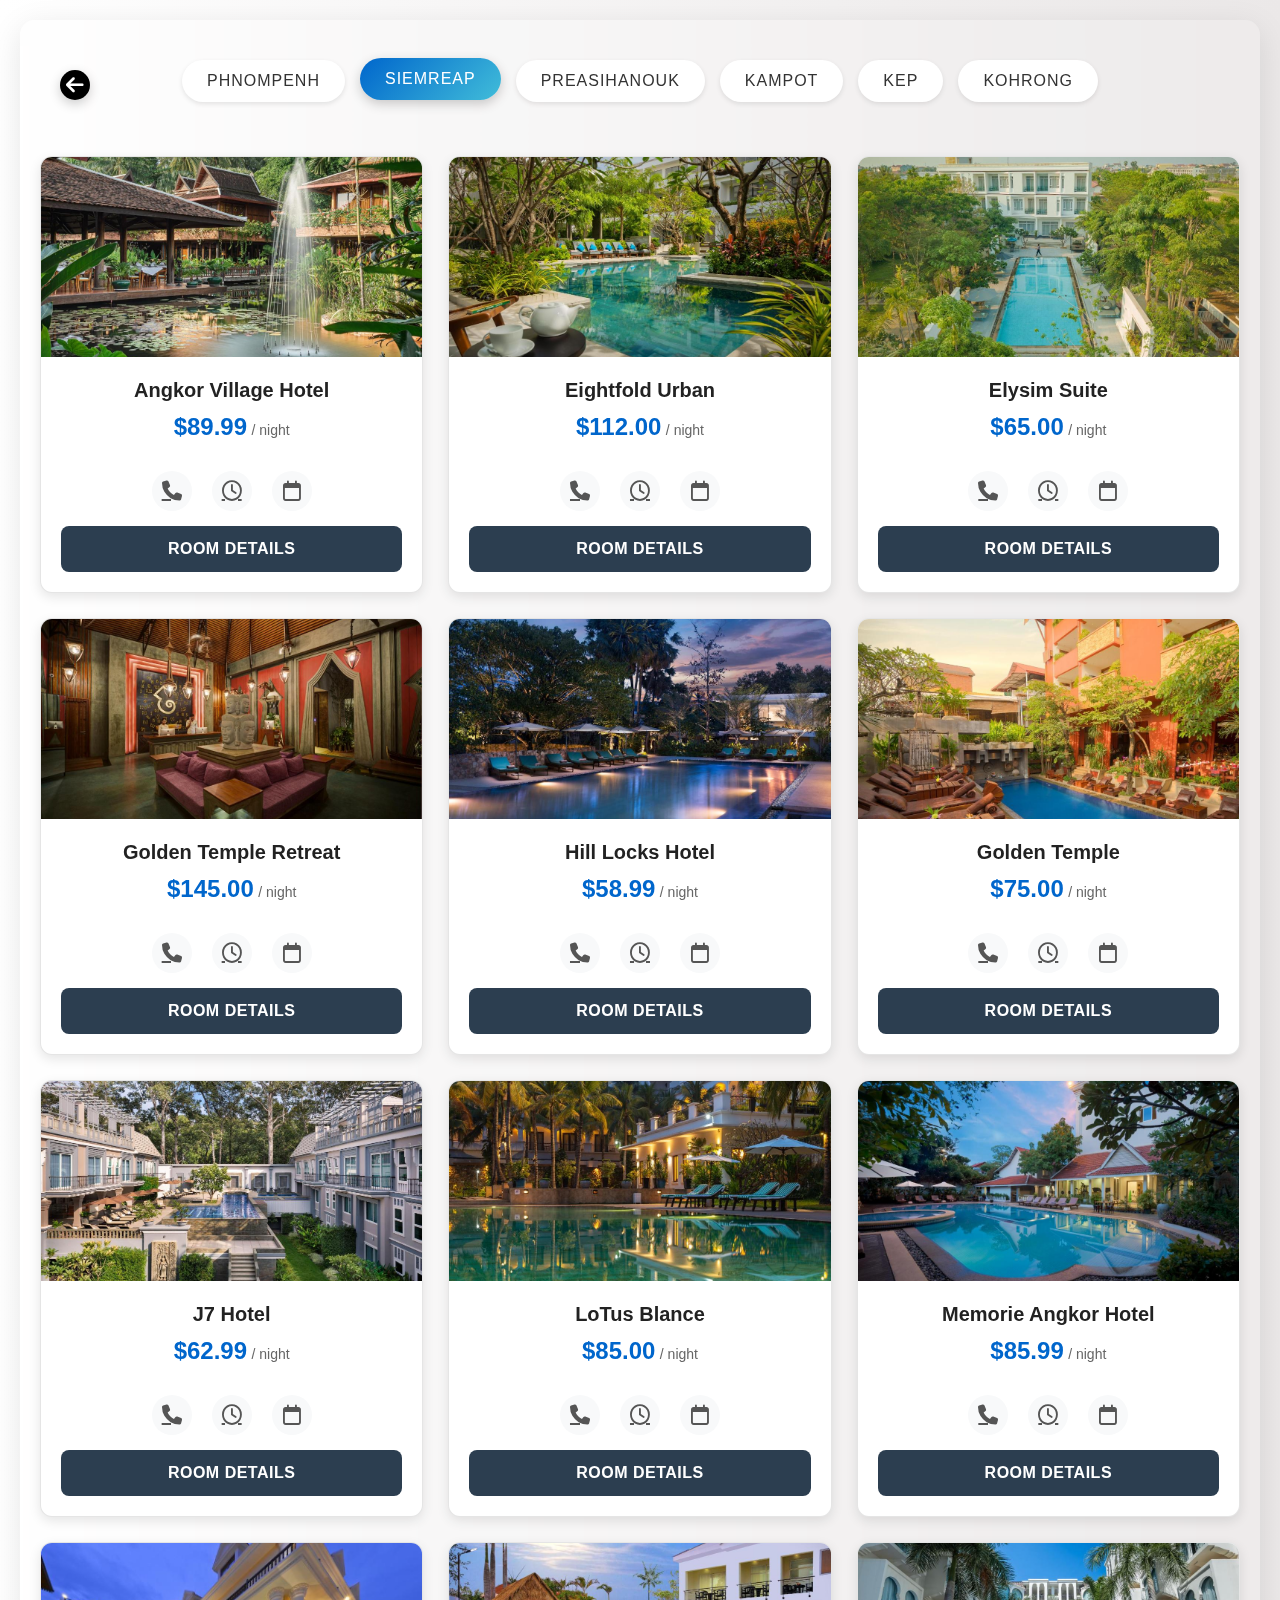
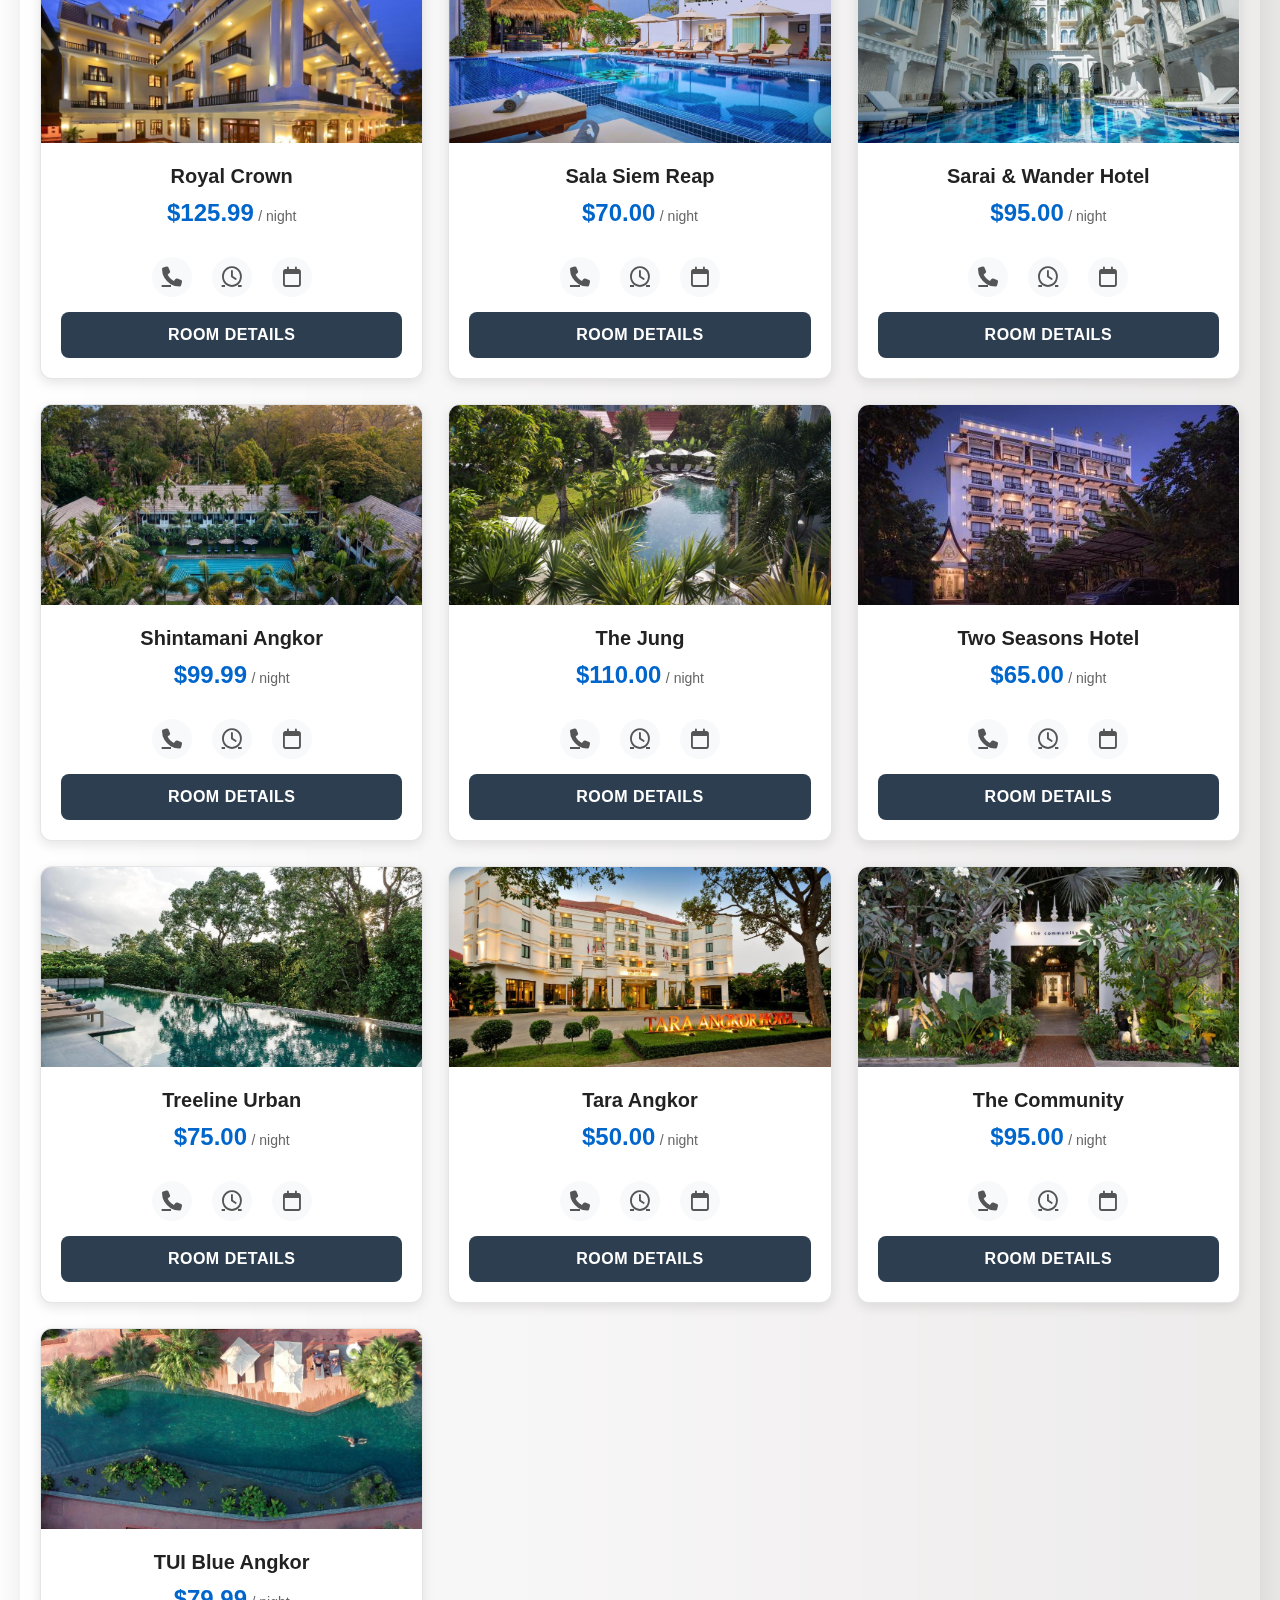
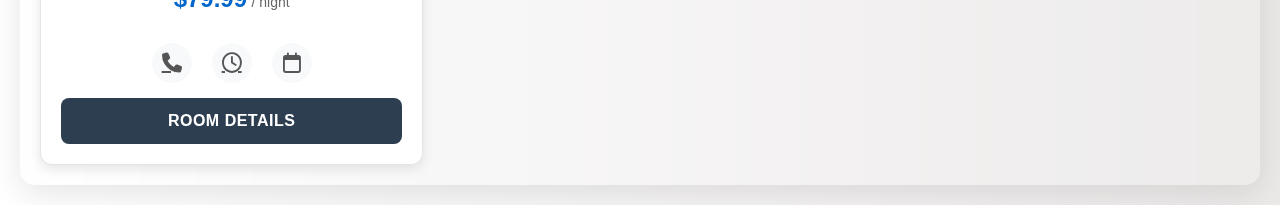
<file: siepreab.html>
<!DOCTYPE html>
<html lang="en">
<head>
    <meta charset="UTF-8">
    <meta name="viewport" content="width=device-width, initial-scale=1.0">
    <title>Siepreab</title>
     <link rel="icon" href="img/download (2).png">
    <link rel="preconnect" href="https://fonts.googleapis.com">
    <link rel="preconnect" href="https://fonts.gstatic.com" crossorigin>
    <link rel="stylesheet" href="allhotel.css">
    <link href="https://fonts.googleapis.com/css2?family=Ancizar+Serif:ital,wght@0,300..900;1,300..900&family=Playwrite+NG+Modern:wght@100..400&display=swap" rel="stylesheet">
    <link rel="stylesheet" href="https://cdnjs.cloudflare.com/ajax/libs/font-awesome/6.7.2/css/all.min.css">
    <link href="https://cdn.jsdelivr.net/npm/bootstrap@5.3.6/dist/css/bootstrap.min.css" rel="stylesheet" integrity="sha384-4Q6Gf2aSP4eDXB8Miphtr37CMZZQ5oXLH2yaXMJ2w8e2ZtHTl7GptT4jmndRuHDT" crossorigin="anonymous">
    
</head>
<body>
       <div class="container hotel-container">
         <div class="back-arrow-container">
            <a href="booking_pj.html" class="back-arrow">
                <i class="fas fa-arrow-left"></i>
            </a>
        </div>
        <div class="container hotel-header">
            <ul>
                <li>
                    <a href="phnom_penh.html" >PHNOMPENH</a>
                </li>
                <li>
                    <a href="siepreab.html" class="active" >SIEMREAP</a>
                </li>
                <li>
                    <a href="sihanuk.html">PREASIHANOUK</a>
                </li>
                <li>
                    <a href="kampot.html" >KAMPOT</a>
                </li>
                <li>
                    <a href="kep.html">KEP</a>
                </li>
                <li>
                    <a href="kohrong.html">KOHRONG</a>
                </li>
            </ul>
        </div>
    <div class="hotel-grid">
            <!-- Hotel 1 -->
            <div class="hotel-card">
                <div class="hotel-image">
                    <img src="img/siemreap/angkor_village_hotel.jpg" alt="Angkor Village Hotel">
                </div>
                <div class="hotel-content">
                    <div class="hotel-name">Angkor Village Hotel</div>
                    <div class="hotel-price">
                        <span class="price-amount">$89.99</span>
                        <span class="price-period">/ night</span>
                    </div>
                    <div class="hotel-icons">
                        <a href="tel:+85512345678"><i class="fa-solid fa-phone"></i></a>
                        <a href="#"><i class="fa-regular fa-clock"></i></a>
                        <a href="#"><i class="fa-regular fa-calendar"></i></a>
                    </div>
                    <a href="room-detial.html?hotel=Angkor%20Village%20Hotel&price=89.99&image=img/siemreap/angkor_village_hotel.jpg&description=Luxury%20suite%20with%20modern%20amenities%20and%20stunning%20views" class="booking-btn">
                        ROOM DETAILS
                    </a>
                </div>
            </div>
            
            <!-- Hotel 2 -->
            <div class="hotel-card">
                <div class="hotel-image">
                    <img src="img/siemreap/eightfold_urban.jpg" alt="Eightfold Urban">
                </div>
                <div class="hotel-content">
                    <div class="hotel-name">Eightfold Urban</div>
                    <div class="hotel-price">
                        <span class="price-amount">$112.00</span>
                        <span class="price-period">/ night</span>
                    </div>
                    <div class="hotel-icons">
                        <a href="tel:+8551345678"><i class="fa-solid fa-phone"></i></a>
                        <a href="#"><i class="fa-regular fa-clock"></i></a>
                        <a href="#"><i class="fa-regular fa-calendar"></i></a>
                    </div>
                    <a href="room-detial.html?hotel=Eightfold%20Urban&price=112.00&image=img/siemreap/eightfold_urban.jpg&description=Modern%20urban%20living%20with%20sleek%20design%20and%20city%20views" class="booking-btn">
                        ROOM DETAILS
                    </a>
                </div>
            </div>
            
            <!-- Hotel 3 -->
            <div class="hotel-card">
                <div class="hotel-image">
                    <img src="img/siemreap/elysium_suite.jpg" alt="elysium_suite">
                </div>
                <div class="hotel-content">
                    <div class="hotel-name">Elysim Suite</div>
                    <div class="hotel-price">
                        <span class="price-amount">$65.00</span>
                        <span class="price-period">/ night</span>
                    </div>
                    <div class="hotel-icons">
                        <a href="tel:+85512345678"><i class="fa-solid fa-phone"></i></a>
                        <a href="#"><i class="fa-regular fa-clock"></i></a>
                        <a href="#"><i class="fa-regular fa-calendar"></i></a>
                    </div>
                    <a href="room-detial.html?hotel=Elysium%20Suite&price=65.00&image=img/siemreap/elysium_suite.jpg&description=Tranquil%20suite%20offering%20peaceful%20retreat%20with%20garden%20views" class="booking-btn">
                            ROOM DETAILS
                    </a>
                </div>
            </div>
            
            <!-- Hotel 4 -->
            <div class="hotel-card">
                <div class="hotel-image">
                    <img src="img/siemreap/goden_temple_retreat.jpg" alt="goden_temple_retreat">
                </div>
                <div class="hotel-content">
                    <div class="hotel-name">Golden Temple Retreat</div>
                    <div class="hotel-price">
                        <span class="price-amount">$145.00</span>
                        <span class="price-period">/ night</span>
                    </div>
                    <div class="hotel-icons">
                        <a href="tel:+85512345678"><i class="fa-solid fa-phone"></i></a>
                        <a href="#"><i class="fa-regular fa-clock"></i></a>
                        <a href="#"><i class="fa-regular fa-calendar"></i></a>
                    </div>
                    <a href="room-detial.html?hotel=Golden%20Temple%20Retreat&price=95.00&image=img/siemreap/goden_temple_retreat.jpg&description=Serene%20retreat%20inspired%20by%20traditional%20Cambodian%20architecture" class="booking-btn">ROOM DETAILS</a>
                </div>
            </div>
            
            <!-- Hotel 5 -->
            <div class="hotel-card">
                <div class="hotel-image">
                    <img src="img/siemreap/hillocks_hotel.jpg" alt="hillocks_hotel">
                </div>
                <div class="hotel-content">
                    <div class="hotel-name">Hill Locks Hotel</div>
                    <div class="hotel-price">
                        <span class="price-amount">$58.99</span>
                        <span class="price-period">/ night</span>
                    </div>
                    <div class="hotel-icons">
                        <a href="tel:+85512345678"><i class="fa-solid fa-phone"></i></a>
                        <a href="#"><i class="fa-regular fa-clock"></i></a>
                        <a href="#"><i class="fa-regular fa-calendar"></i></a>
                    </div>
                    <a href="room-detial.html?hotel=Hillocks%20Hotel&price=78.50&image=img/siemreap/hillocks_hotel.jpg&description=Comfortable%20accommodation%20with%20hill%20views%20and%20modern%20facilities" class="booking-btn">ROOM DETAILS</a>
                </div>
            </div>
            
            <!-- Hotel 6 -->
            <div class="hotel-card">
                <div class="hotel-image">
                    <img src="img/siemreap/godentemple.jpg" alt="godentemple">
                </div>
                <div class="hotel-content">
                    <div class="hotel-name">Golden Temple</div>
                    <div class="hotel-price">
                        <span class="price-amount">$75.00</span>
                        <span class="price-period">/ night</span>
                    </div>
                    <div class="hotel-icons">
                        <a href="tel:+85512345678"><i class="fa-solid fa-phone"></i></a>
                        <a href="#"><i class="fa-regular fa-clock"></i></a>
                        <a href="#"><i class="fa-regular fa-calendar"></i></a>
                    </div>
                    <a href="room-detial.html?hotel=Golden%20Temple%20Hotel&price=82.00&image=img/siemreap/godentemple.jpg&description=Traditional%20Khmer-style%20hotel%20with%20temple-inspired%20design" class="booking-btn">ROOM DETAILS</a>
                </div>
            </div>
            
            <!-- Hotel 7 -->
            <div class="hotel-card">
                <div class="hotel-image">
                    <img src="img/siemreap/j7.jpg" alt="j7">
                </div>
                <div class="hotel-content">
                    <div class="hotel-name">J7 Hotel</div>
                    <div class="hotel-price">
                        <span class="price-amount">$62.99</span>
                        <span class="price-period">/ night</span>
                    </div>
                    <div class="hotel-icons">
                        <a href="tel:+85512345678"><i class="fa-solid fa-phone"></i></a>
                        <a href="#"><i class="fa-regular fa-clock"></i></a>
                        <a href="#"><i class="fa-regular fa-calendar"></i></a>
                    </div>
                    <a href="room-detial.html?hotel=J7%20Hotel&price=55.00&image=img/siemreap/j7.jpg&description=Affordable%20comfort%20with%20essential%20amenities%20for%20budget%20travelers" class="booking-btn">ROOM DETAILS</a>
                </div>
            </div>
            
            <!-- Hotel 8 -->
            <div class="hotel-card">
                <div class="hotel-image">
                    <img src="img/siemreap/lotus_blance.jpg" alt="lotus_blance">
                </div>
                <div class="hotel-content">
                    <div class="hotel-name">LoTus Blance</div>
                    <div class="hotel-price">
                        <span class="price-amount">$85.00</span>
                        <span class="price-period">/ night</span>
                    </div>
                    <div class="hotel-icons">
                        <a href="tel:+85512345678"><i class="fa-solid fa-phone"></i></a>
                        <a href="#"><i class="fa-regular fa-clock"></i></a>
                        <a href="#"><i class="fa-regular fa-calendar"></i></a>
                    </div>
                    <a href="room-detial.html?hotel=LoTus%20Blance&price=85.00&image=img/siemreap/lotus_blance.jpg&description=Modern%20hotel%20with%20luxurious%20amenities%20and%20city%20views" class="booking-btn">ROOM DETAILS</a>
                </div>
            </div>
            <!-- Hotel 9-->
            <div class="hotel-card">
                <div class="hotel-image">
                    <img src="img/siemreap/memorie_angkor.jpg" alt="Memorie Angkor">
                </div>
                <div class="hotel-content">
                    <div class="hotel-name">Memorie Angkor Hotel</div>
                    <div class="hotel-price">
                        <span class="price-amount">$85.99</span>
                        <span class="price-period">/ night</span>
                    </div>
                    <div class="hotel-icons">
                        <a href="tel:+85512345678"><i class="fa-solid fa-phone"></i></a>
                        <a href="#"><i class="fa-regular fa-clock"></i></a>
                        <a href="#"><i class="fa-regular fa-calendar"></i></a>
                    </div>
                    <a href="room-detial.html?hotel=Memorie%20Angkor&price=88.00&image=img/siemreap/memorie_angkor.jpg&description=Boutique%20hotel%20capturing%20the%20spirit%20of%20Angkor%20heritage" class="booking-btn">ROOM DETAILS</a>
                </div>
            </div>

            <!-- Hotel 10 -->
            <div class="hotel-card">
                <div class="hotel-image">
                    <img src="img/siemreap/royal_crown.jpg" alt="Royal Crown">
                </div>
                <div class="hotel-content">
                    <div class="hotel-name">Royal Crown</div>
                    <div class="hotel-price">
                        <span class="price-amount">$125.99</span>
                        <span class="price-period">/ night</span>
                    </div>
                    <div class="hotel-icons">
                        <a href="tel:+85512345678"><i class="fa-solid fa-phone"></i></a>
                        <a href="#"><i class="fa-regular fa-clock"></i></a>
                        <a href="#"><i class="fa-regular fa-calendar"></i></a>
                    </div>
                    <a href="room-detial.html?hotel=Royal%20Crown&price=135.00&image=img/siemreap/royal_crown.jpg&description=Regal%20accommodation%20fit%20for%20royalty%20with%20premium%20services"class="booking-btn">ROOM DETAILS</a>
                </div>
            </div>

            <!-- Hotel 11 -->
            <div class="hotel-card">
                <div class="hotel-image">
                    <img src="img/siemreap/sala_siemreap.jpg" alt="Sala Siem Reap">
                </div>
                <div class="hotel-content">
                    <div class="hotel-name">Sala Siem Reap</div>
                    <div class="hotel-price">
                        <span class="price-amount">$70.00</span>
                        <span class="price-period">/ night</span>
                    </div>
                    <div class="hotel-icons">
                        <a href="tel:+85512345678"><i class="fa-solid fa-phone"></i></a>
                        <a href="#"><i class="fa-regular fa-clock"></i></a>
                        <a href="#"><i class="fa-regular fa-calendar"></i></a>
                    </div>
                    <a href="room-detial.html?hotel=Sala%20Siem%20Reap&price=110.00&image=img/siemreap/sala_siemreap.jpg&description=Riverside%20hotel%20with%20beautiful%20views%20and%20authentic%20Khmer%20hospitality" class="booking-btn">ROOM DETAILS</a>
                </div>
            </div>

            <!-- Hotel 12 -->
            <div class="hotel-card">
                <div class="hotel-image">
                    <img src="img/siemreap/sarai_and_wander.jpg" alt="Sarai & Wander">
                </div>
                <div class="hotel-content">
                    <div class="hotel-name">Sarai & Wander Hotel</div>
                    <div class="hotel-price">
                        <span class="price-amount">$95.00</span>
                        <span class="price-period">/ night</span>
                    </div>
                    <div class="hotel-icons">
                        <a href="tel:+85512345678"><i class="fa-solid fa-phone"></i></a>
                        <a href="#"><i class="fa-regular fa-clock"></i></a>
                        <a href="#"><i class="fa-regular fa-calendar"></i></a>
                    </div>
                    <a href="room-detial.html?hotel=Sarai%20and%20Wander&price=72.00&image=img/siemreap/sarai_and_wander.jpg&description=Cozy%20boutique%20hotel%20perfect%20for%20adventurous%20travelers" class="booking-btn">ROOM DETAILS</a>
                </div>
            </div>

            <!-- Hotel 13 -->
            <div class="hotel-card">
                <div class="hotel-image">
                    <img src="img/siemreap/shintamaniangkor.jpg" alt="Shintamani Angkor">
                </div>
                <div class="hotel-content">
                    <div class="hotel-name">Shintamani Angkor</div>
                    <div class="hotel-price">
                        <span class="price-amount">$99.99</span>
                        <span class="price-period">/ night</span>
                    </div>
                    <div class="hotel-icons">
                        <a href="tel:+85512345678"><i class="fa-solid fa-phone"></i></a>
                        <a href="#"><i class="fa-regular fa-clock"></i></a>
                        <a href="#"><i class="fa-regular fa-calendar"></i></a>
                    </div>
                    <a href="room-detial.html?hotel=Shinta%20Mani%20Angkor&price=150.00&image=img/siemreap/shintamaniangkor.jpg&description=Luxury%20resort%20with%20world-class%20service%20and%20sustainability%20focus"class="booking-btn">ROOM DETAILS</a>
                </div>
            </div>

            <!-- Hotel 14 -->
            <div class="hotel-card">
                <div class="hotel-image">
                    <img src="img/siemreap/thejung.jpg" alt="The Jung">
                </div>
                <div class="hotel-content">
                    <div class="hotel-name">The Jung</div>
                    <div class="hotel-price">
                        <span class="price-amount">$110.00</span>
                        <span class="price-period">/ night</span>
                    </div>
                    <div class="hotel-icons">
                        <a href="tel:+85512345678"><i class="fa-solid fa-phone"></i></a>
                        <a href="#"><i class="fa-regular fa-clock"></i></a>
                        <a href="#"><i class="fa-regular fa-calendar"></i></a>
                    </div>
                    <a href="room-detial.html?hotel=The%20Jung&price=70.00&image=img/siemreap/thejung.jpg&description=Nature-inspired%20hotel%20blending%20jungle%20atmosphere%20with%20modern%20comfort"class="booking-btn">ROOM DETAILS</a>
                </div>
            </div>

            <!-- Hotel 15 -->
            <div class="hotel-card">
                <div class="hotel-image">
                    <img src="img/siemreap/two_season.jpg" alt="Two Seasons Hotel">
                </div>
                <div class="hotel-content">
                    <div class="hotel-name">Two Seasons Hotel</div>
                    <div class="hotel-price">
                        <span class="price-amount">$65.00</span>
                        <span class="price-period">/ night</span>
                    </div>
                    <div class="hotel-icons">
                        <a href="tel:+85512345678"><i class="fa-solid fa-phone"></i></a>
                        <a href="#"><i class="fa-regular fa-clock"></i></a>
                        <a href="#"><i class="fa-regular fa-calendar"></i></a>
                    </div>
                    <a href="room-detial.html?hotel=Two%20Season&price=68.00&image=img/siemreap/two_season.jpg&description=Seasonal%20hotel%20offering%20different%20experiences%20throughout%20the%20year"class="booking-btn">ROOM DETAILS</a>
                </div>
            </div>

            <!-- Hotel 16 -->
            <div class="hotel-card">
                <div class="hotel-image">
                    <img src="img/siemreap/treeline_urban.jpg" alt="Treeline Urban">
                </div>
                <div class="hotel-content">
                    <div class="hotel-name">Treeline Urban</div>
                    <div class="hotel-price">
                        <span class="price-amount">$75.00</span>
                        <span class="price-period">/ night</span>
                    </div>
                    <div class="hotel-icons">
                        <a href="tel:+85512345678"><i class="fa-solid fa-phone"></i></a>
                        <a href="#"><i class="fa-regular fa-clock"></i></a>
                        <a href="#"><i class="fa-regular fa-calendar"></i></a>
                    </div>
                    <a href="room-detial.html?hotel=Treeline%20Urban&price=90.00&image=img/siemreap/treeline_urban.jpg&description=Urban%20oasis%20with%20green%20spaces%20and%20contemporary%20design" class="booking-btn">ROOM DETAILS</a>
                </div>
            </div>
            <!-- Hotel 17 -->
            <div class="hotel-card">
                <div class="hotel-image">
                    <img src="img/siemreap/tara_angkor.jpg" alt="tara_angkor">
                </div>
                <div class="hotel-content">
                    <div class="hotel-name">Tara Angkor</div>
                    <div class="hotel-price">
                        <span class="price-amount">$50.00</span>
                        <span class="price-period">/ night</span>
                    </div>
                    <div class="hotel-icons">
                        <a href="tel:+85512345678"><i class="fa-solid fa-phone"></i></a>
                        <a href="#"><i class="fa-regular fa-clock"></i></a>
                        <a href="#"><i class="fa-regular fa-calendar"></i></a>
                    </div>
                    <a href="room-detial.html?hotel=Tara%20Angkor&price=85.00&image=img/siemreap/tara_angkor.jpg&description=Contemporary%20hotel%20close%20to%20Angkor%20Wat%20with%20excellent%20service"class="booking-btn">ROOM DETAILS</a>
                </div>
            </div>
            <!-- Hotel 18 -->
            <div class="hotel-card">
                <div class="hotel-image">
                    <img src="img/siemreap/thecommunity.jpg" alt="thecommunity">
                </div>
                <div class="hotel-content">
                    <div class="hotel-name">The Community</div>
                    <div class="hotel-price">
                        <span class="price-amount">$95.00</span>
                        <span class="price-period">/ night</span>
                    </div>
                    <div class="hotel-icons">
                        <a href="tel:+85512345678"><i class="fa-solid fa-phone"></i></a>
                        <a href="#"><i class="fa-regular fa-clock"></i></a>
                        <a href="#"><i class="fa-regular fa-calendar"></i></a>
                    </div>
                    <a href="room-detial.html?hotel=The%20Community&price=60.00&image=img/siemreap/thecommunity.jpg&description=Social%20hotel%20creating%20a%20sense%20of%20community%20among%20travelers" class="booking-btn">ROOM DETAILS</a>
                </div>
            </div>
            <!-- Hotel 19 -->
            <div class="hotel-card">
                <div class="hotel-image">
                    <img src="img/siemreap/tui_blue_angkor.jpg" alt="tui_blue_angkor">
                </div>
                <div class="hotel-content">
                    <div class="hotel-name">TUI Blue Angkor</div>
                    <div class="hotel-price">
                        <span class="price-amount">$79.99</span>
                        <span class="price-period">/ night</span>
                    </div>
                    <div class="hotel-icons">
                        <a href="tel:+85512345678"><i class="fa-solid fa-phone"></i></a>
                        <a href="#"><i class="fa-regular fa-clock"></i></a>
                        <a href="#"><i class="fa-regular fa-calendar"></i></a>
                    </div>
                    <a href="room-detial.html?hotel=TUI%20Blue%20Angkor&price=105.00&image=img/siemreap/tui_blue_angkor.jpg&description=All-inclusive%20resort%20with%20extensive%20facilities%20and%20entertainment" class="booking-btn">ROOM DETAILS</a>
                </div>
            </div>
        </div>
    </div>
</body>
</html>
</file>
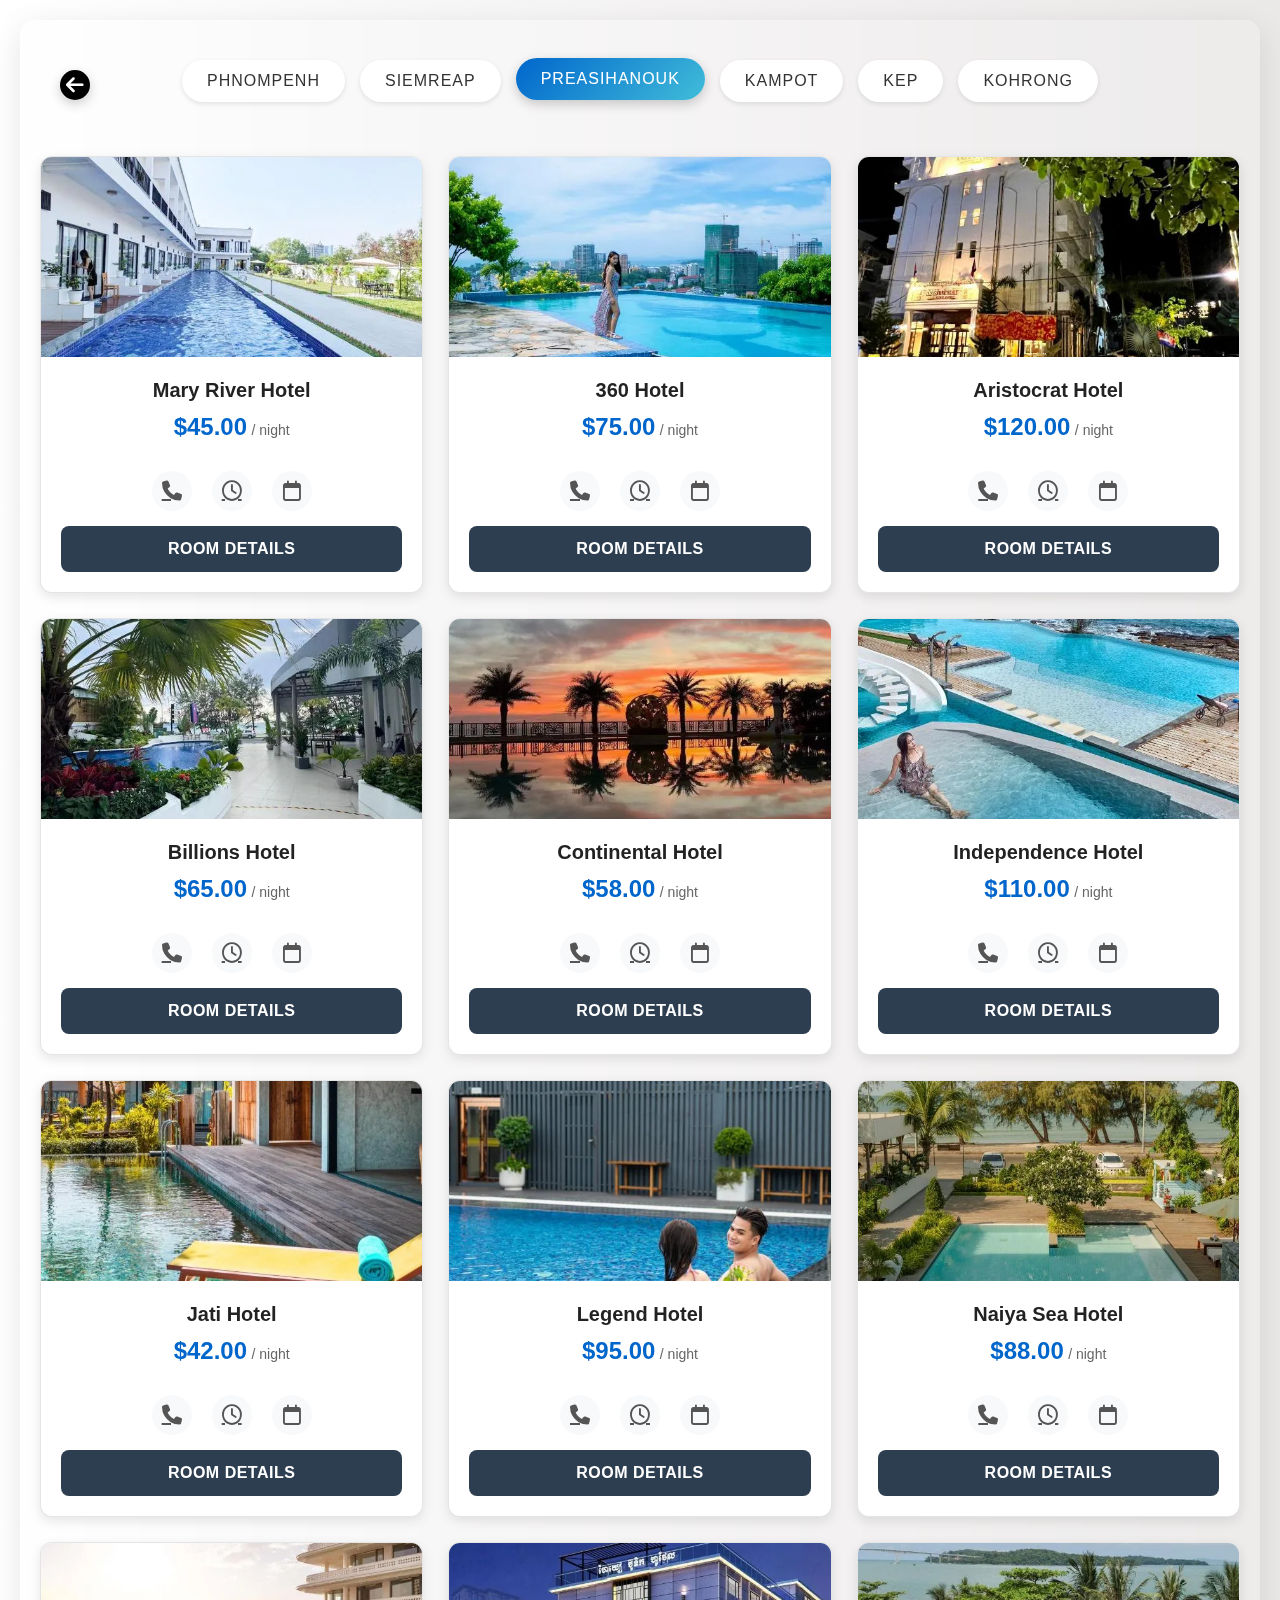
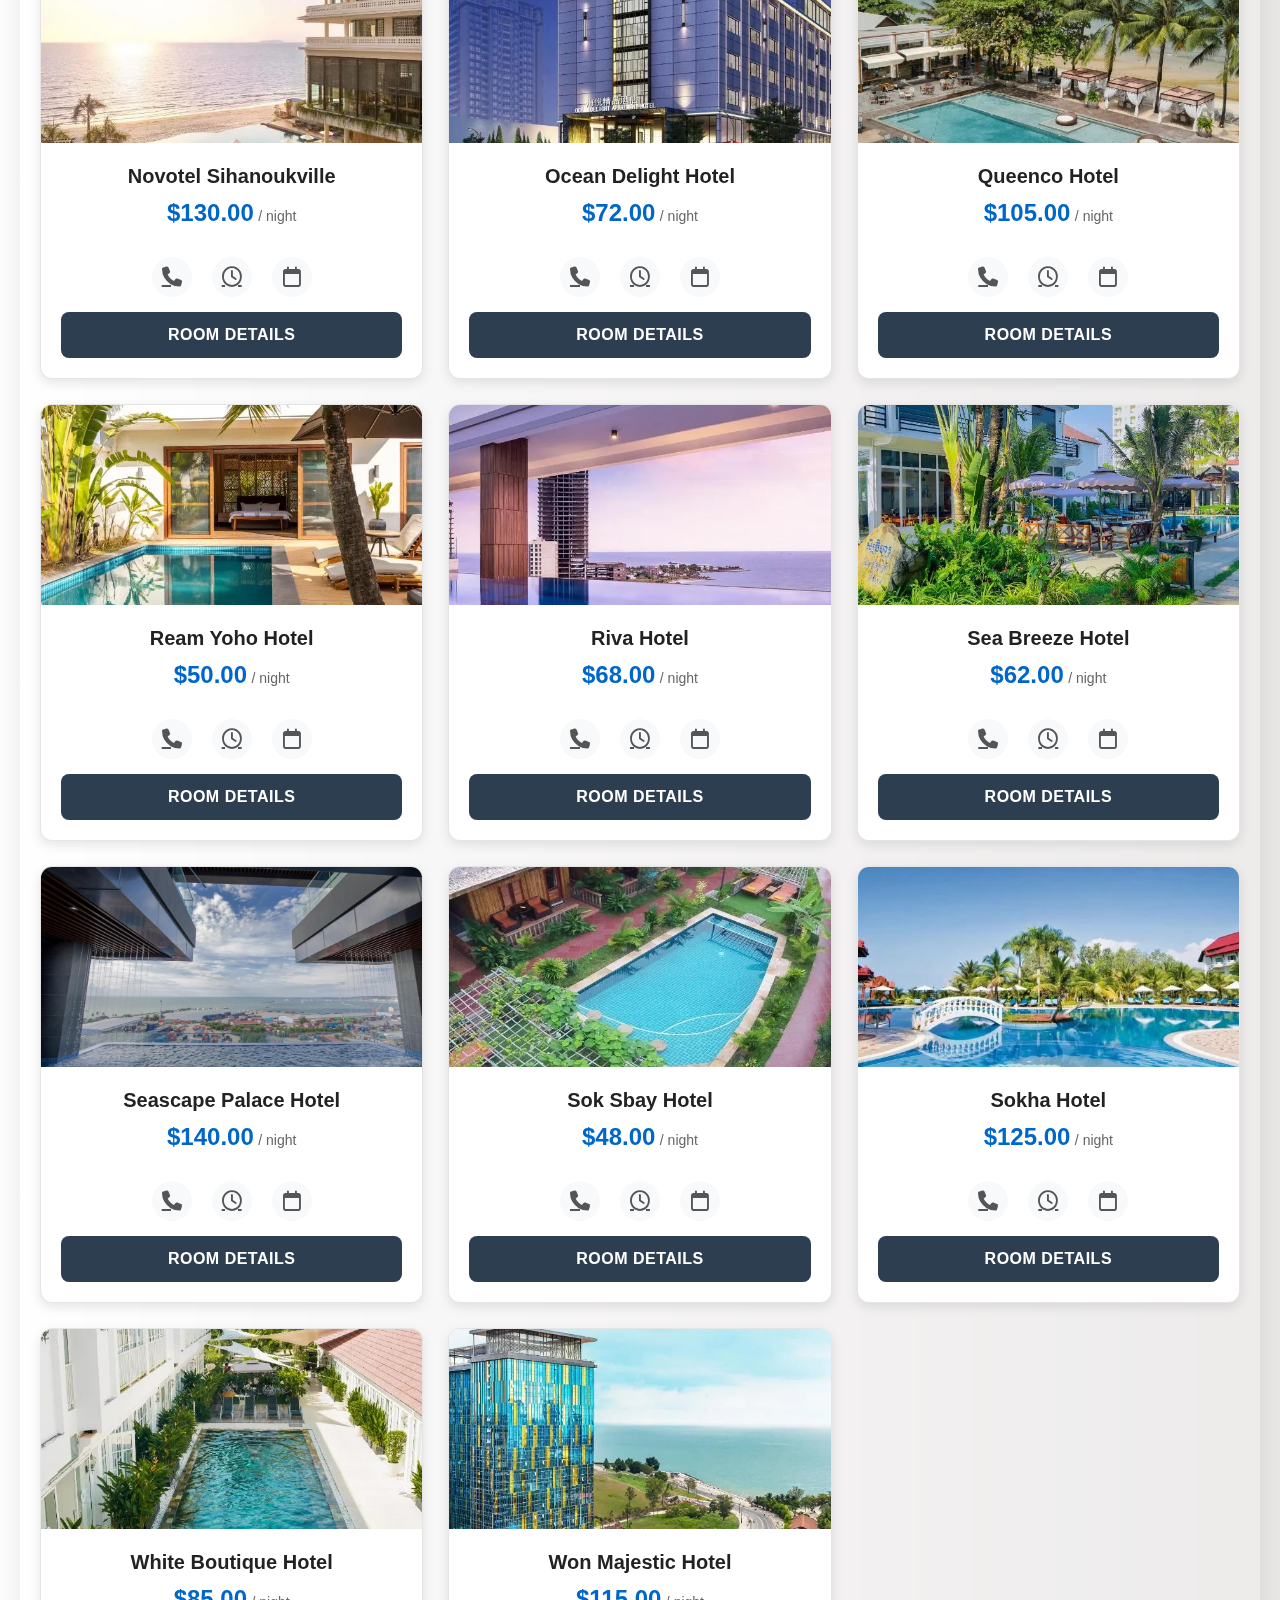
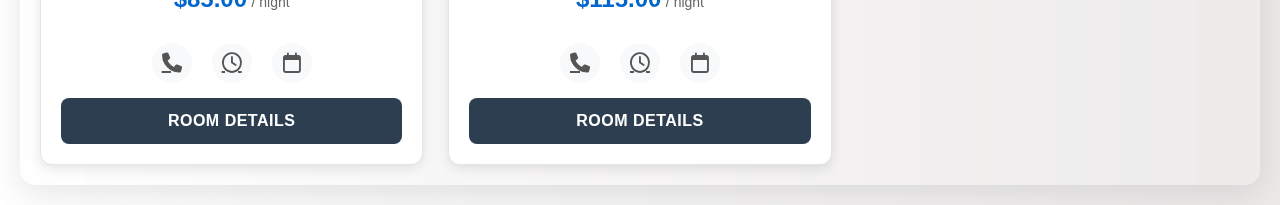
<file: sihanuk.html>
<!DOCTYPE html>
<html lang="en">
<head>
    <meta charset="UTF-8">
    <meta name="viewport" content="width=device-width, initial-scale=1.0">
    <title>Sihanoukville Hotels</title>
     <link rel="icon" href="img/download (2).png">
    <link rel="preconnect" href="https://fonts.googleapis.com">
    <link rel="preconnect" href="https://fonts.gstatic.com" crossorigin>
    <link rel="stylesheet" href="allhotel.css">
    <link href="https://fonts.googleapis.com/css2?family=Ancizar+Serif:ital,wght@0,300..900;1,300..900&family=Playwrite+NG+Modern:wght@100..400&display=swap" rel="stylesheet">
    <link rel="stylesheet" href="https://cdnjs.cloudflare.com/ajax/libs/font-awesome/6.7.2/css/all.min.css">
    <link href="https://cdn.jsdelivr.net/npm/bootstrap@5.3.6/dist/css/bootstrap.min.css" rel="stylesheet" integrity="sha384-4Q6Gf2aSP4eDXB8Miphtr37CMZZQ5oXLH2yaXMJ2w8e2ZtHTl7GptT4jmndRuHDT" crossorigin="anonymous">
</head>
<body>
    <div class="container hotel-container">
        <div class="back-arrow-container">
            <a href="allhotel.html" class="back-arrow">
                <i class="fas fa-arrow-left"></i>
            </a>
        </div>
        
        <div class="container hotel-header">
            <ul>
                <li><a href="phnom_penh.html">PHNOMPENH</a></li>
                <li><a href="siepreab.html">SIEMREAP</a></li>
                <li><a href="sihanuk.html" class="active">PREASIHANOUK</a></li>
                <li><a href="kampot.html">KAMPOT</a></li>
                <li><a href="kep.html">KEP</a></li>
                <li><a href="kohrong.html">KOHRONG</a></li>
            </ul>
        </div>
        
        <div class="hotel-grid">
            <!-- Hotel 1: Mary River -->
            <div class="hotel-card">
                <div class="hotel-image">
                    <img src="img/sihanuk/0_mary_river.webp" alt="Mary River Hotel">
                </div>
                <div class="hotel-content">
                    <div class="hotel-name">Mary River Hotel</div>
                    <div class="hotel-price">
                        <span class="price-amount">$45.00</span>
                        <span class="price-period">/ night</span>
                    </div>
                    <div class="hotel-icons">
                        <a href="tel:+85512345678"><i class="fa-solid fa-phone"></i></a>
                        <a href="#"><i class="fa-regular fa-clock"></i></a>
                        <a href="#"><i class="fa-regular fa-calendar"></i></a>
                    </div>
                    <a href="room-detial.html?hotel=Mary%20River%20Hotel&price=45.00&image=img/sihanuk/0_mary_river.webp&description=Riverside%20hotel%20with%20scenic%20views%20and%20peaceful%20atmosphere" class="booking-btn">
                        ROOM DETAILS
                    </a>
                </div>
            </div>
            
            <!-- Hotel 2: 360 Hotel -->
            <div class="hotel-card">
                <div class="hotel-image">
                    <img src="img/sihanuk/360.webp" alt="360 Hotel">
                </div>
                <div class="hotel-content">
                    <div class="hotel-name">360 Hotel</div>
                    <div class="hotel-price">
                        <span class="price-amount">$75.00</span>
                        <span class="price-period">/ night</span>
                    </div>
                    <div class="hotel-icons">
                        <a href="tel:+85512345678"><i class="fa-solid fa-phone"></i></a>
                        <a href="#"><i class="fa-regular fa-clock"></i></a>
                        <a href="#"><i class="fa-regular fa-calendar"></i></a>
                    </div>
                    <a href="room-detial.html?hotel=360%20Hotel&price=75.00&image=img/sihanuk/360.webp&description=Panoramic%20views%20from%20every%20room%20with%20modern%20design" class="booking-btn">
                        ROOM DETAILS
                    </a>
                </div>
            </div>
            
            <!-- Hotel 3: Aristocrat Hotel -->
            <div class="hotel-card">
                <div class="hotel-image">
                    <img src="img/sihanuk/arisctorat.webp" alt="Aristocrat Hotel">
                </div>
                <div class="hotel-content">
                    <div class="hotel-name">Aristocrat Hotel</div>
                    <div class="hotel-price">
                        <span class="price-amount">$120.00</span>
                        <span class="price-period">/ night</span>
                    </div>
                    <div class="hotel-icons">
                        <a href="tel:+85512345678"><i class="fa-solid fa-phone"></i></a>
                        <a href="#"><i class="fa-regular fa-clock"></i></a>
                        <a href="#"><i class="fa-regular fa-calendar"></i></a>
                    </div>
                    <a href="room-detial.html?hotel=Aristocrat%20Hotel&price=120.00&image=img/sihanuk/arisctorat.webp&description=Luxury%20accommodation%20with%20classical%20elegance%20and%20premium%20services" class="booking-btn">
                        ROOM DETAILS
                    </a>
                </div>
            </div>
            
            <!-- Hotel 4: Billions Hotel -->
            <div class="hotel-card">
                <div class="hotel-image">
                    <img src="img/sihanuk/billions.webp" alt="Billions Hotel">
                </div>
                <div class="hotel-content">
                    <div class="hotel-name">Billions Hotel</div>
                    <div class="hotel-price">
                        <span class="price-amount">$65.00</span>
                        <span class="price-period">/ night</span>
                    </div>
                    <div class="hotel-icons">
                        <a href="tel:+85512345678"><i class="fa-solid fa-phone"></i></a>
                        <a href="#"><i class="fa-regular fa-clock"></i></a>
                        <a href="#"><i class="fa-regular fa-calendar"></i></a>
                    </div>
                    <a href="room-detial.html?hotel=Billions%20Hotel&price=65.00&image=img/sihanuk/billions.webp&description=Contemporary%20hotel%20with%20excellent%20value%20and%20modern%20facilities" class="booking-btn">
                        ROOM DETAILS
                    </a>
                </div>
            </div>
            
            <!-- Hotel 5: Continental Hotel -->
            <div class="hotel-card">
                <div class="hotel-image">
                    <img src="img/sihanuk/continental.webp" alt="Continental Hotel">
                </div>
                <div class="hotel-content">
                    <div class="hotel-name">Continental Hotel</div>
                    <div class="hotel-price">
                        <span class="price-amount">$58.00</span>
                        <span class="price-period">/ night</span>
                    </div>
                    <div class="hotel-icons">
                        <a href="tel:+85512345678"><i class="fa-solid fa-phone"></i></a>
                        <a href="#"><i class="fa-regular fa-clock"></i></a>
                        <a href="#"><i class="fa-regular fa-calendar"></i></a>
                    </div>
                    <a href="room-detial.html?hotel=Continental%20Hotel&price=58.00&image=img/sihanuk/continental.webp&description=Classic%20hotel%20with%20timeless%20charm%20and%20central%20location" class="booking-btn">
                        ROOM DETAILS
                    </a>
                </div>
            </div>
            
            <!-- Hotel 6: Independence Hotel -->
            <div class="hotel-card">
                <div class="hotel-image">
                    <img src="img/sihanuk/independence.webp" alt="Independence Hotel">
                </div>
                <div class="hotel-content">
                    <div class="hotel-name">Independence Hotel</div>
                    <div class="hotel-price">
                        <span class="price-amount">$110.00</span>
                        <span class="price-period">/ night</span>
                    </div>
                    <div class="hotel-icons">
                        <a href="tel:+85512345678"><i class="fa-solid fa-phone"></i></a>
                        <a href="#"><i class="fa-regular fa-clock"></i></a>
                        <a href="#"><i class="fa-regular fa-calendar"></i></a>
                    </div>
                    <a href="room-detial.html?hotel=Independence%20Hotel&price=110.00&image=img/sihanuk/independence.webp&description=Historic%20landmark%20hotel%20with%20ocean%20views%20and%20traditional%20elegance" class="booking-btn">
                        ROOM DETAILS
                    </a>
                </div>
            </div>
            
            <!-- Hotel 7: Jati Hotel -->
            <div class="hotel-card">
                <div class="hotel-image">
                    <img src="img/sihanuk/jati.webp" alt="Jati Hotel">
                </div>
                <div class="hotel-content">
                    <div class="hotel-name">Jati Hotel</div>
                    <div class="hotel-price">
                        <span class="price-amount">$42.00</span>
                        <span class="price-period">/ night</span>
                    </div>
                    <div class="hotel-icons">
                        <a href="tel:+85512345678"><i class="fa-solid fa-phone"></i></a>
                        <a href="#"><i class="fa-regular fa-clock"></i></a>
                        <a href="#"><i class="fa-regular fa-calendar"></i></a>
                    </div>
                    <a href="room-detial.html?hotel=Jati%20Hotel&price=42.00&image=img/sihanuk/jati.webp&description=Simple%20and%20comfortable%20accommodation%20for%20budget-conscious%20travelers" class="booking-btn">
                        ROOM DETAILS
                    </a>
                </div>
            </div>
            
            <!-- Hotel 8: Legend Hotel -->
            <div class="hotel-card">
                <div class="hotel-image">
                    <img src="img/sihanuk/legend_hotel.webp" alt="Legend Hotel">
                </div>
                <div class="hotel-content">
                    <div class="hotel-name">Legend Hotel</div>
                    <div class="hotel-price">
                        <span class="price-amount">$95.00</span>
                        <span class="price-period">/ night</span>
                    </div>
                    <div class="hotel-icons">
                        <a href="tel:+85512345678"><i class="fa-solid fa-phone"></i></a>
                        <a href="#"><i class="fa-regular fa-clock"></i></a>
                        <a href="#"><i class="fa-regular fa-calendar"></i></a>
                    </div>
                    <a href="room-detial.html?hotel=Legend%20Hotel&price=95.00&image=img/sihanuk/legend_hotel.webp&description=Legendary%20hospitality%20with%20beachfront%20access%20and%20premium%20amenities" class="booking-btn">
                        ROOM DETAILS
                    </a>
                </div>
            </div>
            
            <!-- Hotel 9: Naiya Sea Hotel -->
            <div class="hotel-card">
                <div class="hotel-image">
                    <img src="img/sihanuk/naiya_sea.webp" alt="Naiya Sea Hotel">
                </div>
                <div class="hotel-content">
                    <div class="hotel-name">Naiya Sea Hotel</div>
                    <div class="hotel-price">
                        <span class="price-amount">$88.00</span>
                        <span class="price-period">/ night</span>
                    </div>
                    <div class="hotel-icons">
                        <a href="tel:+85512345678"><i class="fa-solid fa-phone"></i></a>
                        <a href="#"><i class="fa-regular fa-clock"></i></a>
                        <a href="#"><i class="fa-regular fa-calendar"></i></a>
                    </div>
                    <a href="room-detial.html?hotel=Naiya%20Sea%20Hotel&price=88.00&image=img/sihanuk/naiya_sea.webp&description=Seaside%20retreat%20with%20direct%20beach%20access%20and%20tropical%20vibes" class="booking-btn">
                        ROOM DETAILS
                    </a>
                </div>
            </div>
            
            <!-- Hotel 10: Novotel Sihanoukville -->
            <div class="hotel-card">
                <div class="hotel-image">
                    <img src="img/sihanuk/novotel.webp" alt="Novotel Sihanoukville">
                </div>
                <div class="hotel-content">
                    <div class="hotel-name">Novotel Sihanoukville</div>
                    <div class="hotel-price">
                        <span class="price-amount">$130.00</span>
                        <span class="price-period">/ night</span>
                    </div>
                    <div class="hotel-icons">
                        <a href="tel:+85512345678"><i class="fa-solid fa-phone"></i></a>
                        <a href="#"><i class="fa-regular fa-clock"></i></a>
                        <a href="#"><i class="fa-regular fa-calendar"></i></a>
                    </div>
                    <a href="room-detial.html?hotel=Novotel%20Sihanoukville&price=130.00&image=img/sihanuk/novotel.webp&description=International%20brand%20hotel%20with%20world-class%20facilities%20and%20service" class="booking-btn">
                        ROOM DETAILS
                    </a>
                </div>
            </div>
            
            <!-- Hotel 11: Ocean Delight Hotel -->
            <div class="hotel-card">
                <div class="hotel-image">
                    <img src="img/sihanuk/ocean_delight.webp" alt="Ocean Delight Hotel">
                </div>
                <div class="hotel-content">
                    <div class="hotel-name">Ocean Delight Hotel</div>
                    <div class="hotel-price">
                        <span class="price-amount">$72.00</span>
                        <span class="price-period">/ night</span>
                    </div>
                    <div class="hotel-icons">
                        <a href="tel:+85512345678"><i class="fa-solid fa-phone"></i></a>
                        <a href="#"><i class="fa-regular fa-clock"></i></a>
                        <a href="#"><i class="fa-regular fa-calendar"></i></a>
                    </div>
                    <a href="room-detial.html?hotel=Ocean%20Delight%20Hotel&price=72.00&image=img/sihanuk/ocean_delight.webp&description=Beachfront%20hotel%20offering%20delightful%20ocean%20views%20and%20relaxation" class="booking-btn">
                        ROOM DETAILS
                    </a>
                </div>
            </div>
            
            <!-- Hotel 12: Queenco Hotel -->
            <div class="hotel-card">
                <div class="hotel-image">
                    <img src="img/sihanuk/queenco.webp" alt="Queenco Hotel">
                </div>
                <div class="hotel-content">
                    <div class="hotel-name">Queenco Hotel</div>
                    <div class="hotel-price">
                        <span class="price-amount">$105.00</span>
                        <span class="price-period">/ night</span>
                    </div>
                    <div class="hotel-icons">
                        <a href="tel:+85512345678"><i class="fa-solid fa-phone"></i></a>
                        <a href="#"><i class="fa-regular fa-clock"></i></a>
                        <a href="#"><i class="fa-regular fa-calendar"></i></a>
                    </div>
                    <a href="room-detial.html?hotel=Queenco%20Hotel&price=105.00&image=img/sihanuk/queenco.webp&description=Royal%20treatment%20with%20luxurious%20rooms%20and%20casino%20access" class="booking-btn">
                        ROOM DETAILS
                    </a>
                </div>
            </div>
            
            <!-- Hotel 13: Ream Yoho Hotel -->
            <div class="hotel-card">
                <div class="hotel-image">
                    <img src="img/sihanuk/ream_yoho.webp" alt="Ream Yoho Hotel">
                </div>
                <div class="hotel-content">
                    <div class="hotel-name">Ream Yoho Hotel</div>
                    <div class="hotel-price">
                        <span class="price-amount">$50.00</span>
                        <span class="price-period">/ night</span>
                    </div>
                    <div class="hotel-icons">
                        <a href="tel:+85512345678"><i class="fa-solid fa-phone"></i></a>
                        <a href="#"><i class="fa-regular fa-clock"></i></a>
                        <a href="#"><i class="fa-regular fa-calendar"></i></a>
                    </div>
                    <a href="room-detial.html?hotel=Ream%20Yoho%20Hotel&price=50.00&image=img/sihanuk/ream_yoho.webp&description=Nature-inspired%20hotel%20near%20Ream%20National%20Park%20with%20eco-friendly%20features" class="booking-btn">
                        ROOM DETAILS
                    </a>
                </div>
            </div>
            
            <!-- Hotel 14: Riva Hotel -->
            <div class="hotel-card">
                <div class="hotel-image">
                    <img src="img/sihanuk/riva.webp" alt="Riva Hotel">
                </div>
                <div class="hotel-content">
                    <div class="hotel-name">Riva Hotel</div>
                    <div class="hotel-price">
                        <span class="price-amount">$68.00</span>
                        <span class="price-period">/ night</span>
                    </div>
                    <div class="hotel-icons">
                        <a href="tel:+85512345678"><i class="fa-solid fa-phone"></i></a>
                        <a href="#"><i class="fa-regular fa-clock"></i></a>
                        <a href="#"><i class="fa-regular fa-calendar"></i></a>
                    </div>
                    <a href="room-detial.html?hotel=Riva%20Hotel&price=68.00&image=img/sihanuk/riva.webp&description=Modern%20riverside%20hotel%20with%20contemporary%20design%20and%20urban%20comfort" class="booking-btn">
                        ROOM DETAILS
                    </a>
                </div>
            </div>
            
            <!-- Hotel 15: Sea Breeze Hotel -->
            <div class="hotel-card">
                <div class="hotel-image">
                    <img src="img/sihanuk/sea_breeze.webp" alt="Sea Breeze Hotel">
                </div>
                <div class="hotel-content">
                    <div class="hotel-name">Sea Breeze Hotel</div>
                    <div class="hotel-price">
                        <span class="price-amount">$62.00</span>
                        <span class="price-period">/ night</span>
                    </div>
                    <div class="hotel-icons">
                        <a href="tel:+85512345678"><i class="fa-solid fa-phone"></i></a>
                        <a href="#"><i class="fa-regular fa-clock"></i></a>
                        <a href="#"><i class="fa-regular fa-calendar"></i></a>
                    </div>
                    <a href="room-detial.html?hotel=Sea%20Breeze%20Hotel&price=62.00&image=img/sihanuk/sea_breeze.webp&description=Refreshing%20beach%20hotel%20with%20constant%20ocean%20breezes%20and%20relaxed%20atmosphere" class="booking-btn">
                        ROOM DETAILS
                    </a>
                </div>
            </div>
            
            <!-- Hotel 16: Seascape Palace Hotel -->
            <div class="hotel-card">
                <div class="hotel-image">
                    <img src="img/sihanuk/seascape_palace.jpg" alt="Seascape Palace Hotel">
                </div>
                <div class="hotel-content">
                    <div class="hotel-name">Seascape Palace Hotel</div>
                    <div class="hotel-price">
                        <span class="price-amount">$140.00</span>
                        <span class="price-period">/ night</span>
                    </div>
                    <div class="hotel-icons">
                        <a href="tel:+85512345678"><i class="fa-solid fa-phone"></i></a>
                        <a href="#"><i class="fa-regular fa-clock"></i></a>
                        <a href="#"><i class="fa-regular fa-calendar"></i></a>
                    </div>
                    <a href="room-detial.html?hotel=Seascape%20Palace%20Hotel&price=140.00&image=img/sihanuk/seascape_palace.jpg&description=Palatial%20beachfront%20resort%20with%20luxurious%20suites%20and%20premium%20services" class="booking-btn">
                        ROOM DETAILS
                    </a>
                </div>
            </div>
            
            <!-- Hotel 17: Sok Sbay Hotel -->
            <div class="hotel-card">
                <div class="hotel-image">
                    <img src="img/sihanuk/sok_sbay.webp" alt="Sok Sbay Hotel">
                </div>
                <div class="hotel-content">
                    <div class="hotel-name">Sok Sbay Hotel</div>
                    <div class="hotel-price">
                        <span class="price-amount">$48.00</span>
                        <span class="price-period">/ night</span>
                    </div>
                    <div class="hotel-icons">
                        <a href="tel:+85512345678"><i class="fa-solid fa-phone"></i></a>
                        <a href="#"><i class="fa-regular fa-clock"></i></a>
                        <a href="#"><i class="fa-regular fa-calendar"></i></a>
                    </div>
                    <a href="room-detial.html?hotel=Sok%20Sbay%20Hotel&price=48.00&image=img/sihanuk/sok_sbay.webp&description=Local%20charm%20with%20authentic%20Khmer%20hospitality%20and%20affordable%20rates" class="booking-btn">
                        ROOM DETAILS
                    </a>
                </div>
            </div>
            
            <!-- Hotel 18: Sokha Hotel -->
            <div class="hotel-card">
                <div class="hotel-image">
                    <img src="img/sihanuk/sokha_hotel.webp" alt="Sokha Hotel">
                </div>
                <div class="hotel-content">
                    <div class="hotel-name">Sokha Hotel</div>
                    <div class="hotel-price">
                        <span class="price-amount">$125.00</span>
                        <span class="price-period">/ night</span>
                    </div>
                    <div class="hotel-icons">
                        <a href="tel:+85512345678"><i class="fa-solid fa-phone"></i></a>
                        <a href="#"><i class="fa-regular fa-clock"></i></a>
                        <a href="#"><i class="fa-regular fa-calendar"></i></a>
                    </div>
                    <a href="room-detial.html?hotel=Sokha%20Hotel&price=125.00&image=img/sihanuk/sokha_hotel.webp&description=Prestigious%20beach%20resort%20with%20extensive%20facilities%20and%20private%20beach" class="booking-btn">
                        ROOM DETAILS
                    </a>
                </div>
            </div>
            
            <!-- Hotel 19: White Boutique Hotel -->
            <div class="hotel-card">
                <div class="hotel-image">
                    <img src="img/sihanuk/white_boutique.webp" alt="White Boutique Hotel">
                </div>
                <div class="hotel-content">
                    <div class="hotel-name">White Boutique Hotel</div>
                    <div class="hotel-price">
                        <span class="price-amount">$85.00</span>
                        <span class="price-period">/ night</span>
                    </div>
                    <div class="hotel-icons">
                        <a href="tel:+85512345678"><i class="fa-solid fa-phone"></i></a>
                        <a href="#"><i class="fa-regular fa-clock"></i></a>
                        <a href="#"><i class="fa-regular fa-calendar"></i></a>
                    </div>
                    <a href="room-detial.html?hotel=White%20Boutique%20Hotel&price=85.00&image=img/sihanuk/white_boutique.webp&description=Elegant%20boutique%20hotel%20with%20minimalist%20design%20and%20personalized%20service" class="booking-btn">
                        ROOM DETAILS
                    </a>
                </div>
            </div>
            
            <!-- Hotel 20: Won Majestic Hotel -->
            <div class="hotel-card">
                <div class="hotel-image">
                    <img src="img/sihanuk/won_majeastic.webp" alt="Won Majestic Hotel">
                </div>
                <div class="hotel-content">
                    <div class="hotel-name">Won Majestic Hotel</div>
                    <div class="hotel-price">
                        <span class="price-amount">$115.00</span>
                        <span class="price-period">/ night</span>
                    </div>
                    <div class="hotel-icons">
                        <a href="tel:+85512345678"><i class="fa-solid fa-phone"></i></a>
                        <a href="#"><i class="fa-regular fa-clock"></i></a>
                        <a href="#"><i class="fa-regular fa-calendar"></i></a>
                    </div>
                    <a href="room-detial.html?hotel=Won%20Majestic%20Hotel&price=115.00&image=img/sihanuk/won_majeastic.webp&description=Majestic%20hotel%20with%20grand%20architecture%20and%20comprehensive%20amenities" class="booking-btn">
                        ROOM DETAILS
                    </a>
                </div>
            </div>
        </div>
    </div>
</body>
</html>
</file>
<file: check-in.css>
* {
            box-sizing: border-box;
            margin: 0;
            padding: 0;
        }
        
        body {
            font-family: 'Segoe UI', Tahoma, Geneva, Verdana, sans-serif;
            background: linear-gradient(to right, white, rgb(235, 232, 232));
            min-height: 100vh;
            display: flex;
            align-items: center;
            justify-content: center;
            padding: 20px;
        }
        
        .booking-container {
            width: 100%;
            max-width: 1250px;
        }
        
        .booking-card {
            background: white;
            border-radius: 20px;
            box-shadow: 0 20px 40px rgba(0, 0, 0, 0.1);
            overflow: hidden;
        }
        
        .booking-header {
            background: linear-gradient(135deg, #0066cc, #6bc4e4);
            color: white;
            padding: 30px;
            text-align: center;
        }
        
        .booking-title {
            font-size: 2.5rem;
            font-weight: 700;
            margin-bottom: 10px;
        }
        
        .hotel-info {
            background: #f8f9fa;
            padding: 20px 30px;
            border-bottom: 1px solid #e9ecef;
        }
        
        .hotel-name {
            font-size: 1.5rem;
            font-weight: 600;
            color: #333;
            margin-bottom: 5px;
        }
        
        .hotel-price {
            font-size: 1.2rem;
            color: #0066cc;
            font-weight: 600;
        }
        
        .date-section {
            padding: 30px;
            border-bottom: 1px solid #e9ecef;
        }
        
        .date-display {
            display: grid;
            grid-template-columns: 1fr 1fr;
            gap: 20px;
        }
        
        .date-column {
            text-align: center;
        }
        
        .date-column label {
            display: block;
            font-weight: 600;
            color: #333;
            margin-bottom: 10px;
            font-size: 1.1rem;
        }
        
        .date-input {
            width: 100%;
            padding: 12px;
            border: 2px solid #e9ecef;
            border-radius: 10px;
            font-size: 1rem;
            margin-bottom: 10px;
            transition: border-color 0.3s;
        }
        
        .date-input:focus {
            outline: none;
            border-color: #0066cc;
        }
        
        .date-formatted {
            font-size: 0.9rem;
            color: #6b7280;
            font-weight: 500;
        }
        
        .guest-section {
            padding: 30px;
            border-bottom: 1px solid #e9ecef;
        }
        
        .guest-control {
            display: flex;
            justify-content: space-between;
            align-items: center;
            padding: 15px 0;
            border-bottom: 1px solid #f1f3f4;
        }
        
        .guest-control:last-child {
            border-bottom: none;
        }
        
        .guest-label {
            font-weight: 600;
            color: #333;
            font-size: 1.1rem;
        }
        
        .guest-subtitle {
            font-size: 0.9rem;
            color: #6b7280;
            margin-top: 4px;
        }
        
        .counter {
            display: flex;
            align-items: center;
            gap: 15px;
        }
        
        .counter-btn {
            width: 40px;
            height: 40px;
            border: 2px solid #0066cc;
            background: white;
            color: #0066cc;
            border-radius: 50%;
            font-size: 1.2rem;
            font-weight: bold;
            cursor: pointer;
            transition: all 0.3s;
            display: flex;
            align-items: center;
            justify-content: center;
        }
        
        .counter-btn:hover:not(:disabled) {
            background: #0066cc;
            color: white;
        }
        
        .counter-btn:disabled {
            border-color: #ccc;
            color: #ccc;
            cursor: not-allowed;
        }
        
        .counter-value {
            font-size: 1.3rem;
            font-weight: 600;
            color: #333;
            min-width: 30px;
            text-align: center;
            transition: all 0.3s;
        }
        
        .counter-value.changed {
            transform: scale(1.2);
            color: #0066cc;
        }
        
        .price-section {
            padding: 30px;
            background: #f8f9fa;
            border-bottom: 1px solid #e9ecef;
        }
        
        .price-summary {
            background: white;
            padding: 20px;
            border-radius: 10px;
            box-shadow: 0 4px 12px rgba(0, 0, 0, 0.1);
        }
        
        .price-item {
            display: flex;
            justify-content: space-between;
            margin-bottom: 10px;
            padding-bottom: 10px;
            border-bottom: 1px solid #f1f3f4;
        }
        
        .price-item:last-child {
            border-bottom: none;
            margin-bottom: 0;
            padding-bottom: 0;
        }
        
        .total-price {
            display: flex;
            justify-content: space-between;
            font-size: 1.3rem;
            font-weight: 700;
            color: #0066cc;
            margin-top: 15px;
            padding-top: 15px;
            border-top: 2px solid #e9ecef;
        }
        
        .confirm-section {
            padding: 30px;
            text-align: center;
        }
        
        .confirm-btn {
            background: linear-gradient(135deg, #28a745, #20c997);
            color: white;
            border: none;
            padding: 18px 40px;
            font-size: 0.9rem;
            font-weight: 600;
            border-radius: 50px;
            cursor: pointer;
            transition: all 0.3s;
            box-shadow: 0 8px 20px rgba(40, 167, 69, 0.3);
            display: inline-flex;
            align-items: center;
            gap: 10px;
        }
        
        .confirm-btn:hover {
            transform: translateY(-3px);
            box-shadow: 0 12px 25px rgba(40, 167, 69, 0.4);
        }
        
        .confirm-btn:disabled {
            background: #6c757d;
            cursor: not-allowed;
            transform: none;
            box-shadow: none;
        }
        
        .destinations-section {
            padding: 30px;
            background: #f8f9fa;
            text-align: center;
        }
        
        .destinations-title {
            font-size: 1.3rem;
            font-weight: 600;
            color: #333;
            margin-bottom: 10px;
        }
        
        @media (max-width: 768px) {
            .date-display {
                grid-template-columns: 1fr;
                gap: 15px;
            }
            
            .booking-title {
                font-size: 2rem;
            }
            
            .guest-control {
                flex-direction: column;
                align-items: flex-start;
                gap: 15px;
            }
            
            .counter {
                align-self: flex-end;
            }
        }
        
        @media (max-width: 480px) {
            body {
                padding: 10px;
            }
            
            .booking-header {
                padding: 20px;
            }
            
            .date-section, .guest-section, .price-section, .confirm-section {
                padding: 20px;
            }
            
            .confirm-btn {
                width: 100%;
                justify-content: center;
            }
        }
</file>
<file: allhotel.css>
* {
            box-sizing: border-box;
        }
        
        body {
            font-family: 'Roboto', sans-serif;
            background: linear-gradient(to right, white, rgb(235, 232, 232));
            padding: 20px;
            margin: 0;
            min-height: 100vh;
        }
        .back-arrow-container {
            position: fixed;
            top: 50px;
            left: 40px;
            z-index: 1000;
        }
        
        .back-arrow {
            display: flex;
            align-items: center;
            justify-content: center;
            width: 30px;
            height: 30px;
            background: black;
            border-radius: 50%;
            color: white;
            font-size: 20px;
            text-decoration: none;
            box-shadow: 0 4px 12px rgba(0, 0, 0, 0.2);
            transition: all 0.3s ease;
        }
        
        .back-arrow:hover {
            transform: translateX(-5px) scale(1.1);
            box-shadow: 0 6px 15px rgba(0, 0, 0, 0.3);
            color: white;
            background: linear-gradient(135deg, #004d99, #4eb8dc);
        }
        
        .hotel-container {
            max-width: 1500px;
            margin: 0 auto;
            background: rgba(255, 255, 255, 0.1);
            backdrop-filter: blur(10px);
            border-radius: 15px;
            padding: 20px;
            box-shadow: 0 8px 32px rgba(0, 0, 0, 0.1);
        }
        
        .hotel-header {
            font-family: 'Roboto', sans-serif;
            padding: 20px 0;
            margin-bottom: 30px;
        }
        
        .hotel-header ul {
            display: flex;
            justify-content: center;
            flex-wrap: wrap;
            gap: 15px;
            padding: 0;
            margin: 0;
            list-style: none;
        }
        
        .hotel-header li {
            position: relative;
        }
        
        .hotel-header a {
            display: inline-block;
            padding: 12px 25px;
            color: #333;
            text-decoration: none;
            font-weight: 500;
            font-size: 16px;
            text-transform: uppercase;
            letter-spacing: 1px;
            transition: all 0.4s ease;
            border-radius: 30px;
            background-color: white;
            box-shadow: 0 2px 5px rgba(0,0,0,0.1);
            position: relative;
            overflow: hidden;
            z-index: 1;
        }
        
        .hotel-header a::before {
            content: '';
            position: absolute;
            top: 0;
            left: 0;
            width: 100%;
            height: 100%;
            background: linear-gradient(135deg, #0066cc, #41bdd9);
            z-index: -1;
            transform: scaleX(0);
            transform-origin: right;
            transition: transform 0.4s ease;
            border-radius: 30px;
        }
        
        .hotel-header a:hover {
            color: white;
            transform: translateY(-3px);
            box-shadow: 0 5px 15px rgba(0,0,0,0.2);
        }
        
        .hotel-header a:hover::before {
            transform: scaleX(1);
            transform-origin: left;
        }
        
        .hotel-header a.active {
            background: linear-gradient(135deg, #0066cc, #41bdd9);
            color: white;
            transform: translateY(-2px);
            box-shadow: 0 4px 12px rgba(0,0,0,0.2);
        }
        
        .hotel-grid {
            display: grid;
            grid-template-columns: repeat(auto-fill, minmax(350px, 1fr));
            gap: 25px;
            margin-top: 20px;
        }
        
        .hotel-card {
            background: white;
            border-radius: 12px;
            overflow: hidden;
            box-shadow: 0 4px 12px rgba(0,0,0,0.1);
            display: flex;
            flex-direction: column;
            height: 100%;
            transition: all 0.3s ease;
            border: 1px solid rgba(0,0,0,0.1);
        }
        
        .hotel-card:hover {
            transform: translateY(-5px);
            box-shadow: 0 8px 25px rgba(0,0,0,0.15);
        }
        
        .hotel-image {
            height: 200px;
            overflow: hidden;
            position: relative;
        }
        
        .hotel-image img {
            width: 100%;
            height: 100%;
            object-fit: cover;
            transition: transform 0.3s;
        }
        
        .hotel-card:hover .hotel-image img {
            transform: scale(1.05);
        }
        
        .hotel-content {
            padding: 20px;
            flex-grow: 1;
            display: flex;
            flex-direction: column;
        }
        
        .hotel-name {
            font-size: 20px;
            font-weight: 600;
            margin-bottom: 10px;
            color: #222;
            text-align: center;
            text-transform: capitalize;
            line-height: 1.3;
        }
        
        .hotel-price {
            text-align: center;
            margin-bottom: 15px;
        }
        
        .price-amount {
            font-size: 24px;
            font-weight: 700;
            color: #0066cc;
        }
        
        .price-period {
            font-size: 14px;
            color: #666;
        }
        
        .hotel-icons {
            display: flex;
            justify-content: center;
            gap: 20px;
            margin: 15px 0;
        }
        
        .hotel-icons a {
            color: #555;
            font-size: 20px;
            transition: all 0.3s;
            width: 40px;
            height: 40px;
            display: flex;
            align-items: center;
            justify-content: center;
            border-radius: 50%;
            background: #f8f9fa;
        }
        
        .hotel-icons a:hover {
            color: #0066cc;
            transform: scale(1.2);
            background: #e9ecef;
        }
        
        .booking-btn {
              display: block;
            width: 100%;
            padding: 14px;
            background-color: #2c3e50;
            color: white;
            text-align: center;
            text-decoration: none;
            border-radius: 8px;
            font-weight: 600;
            font-size: 16px;
            transition: background-color 0.3s;
            letter-spacing: 0.5px;
        }
        
        .booking-btn:hover {
            background: orange;
            transform: translateY(-2px);
            box-shadow: 0 4px 12px rgba(0,0,0,0.2);
            color: white;
            text-decoration: none;
        }
        
        @media (max-width: 768px) {
            .hotel-header a {
                padding: 8px 16px;
                font-size: 13px;
            }
            
            .hotel-grid {
                grid-template-columns: repeat(auto-fill, minmax(220px, 1fr));
                gap: 15px;
            }
        }
        
        @media (max-width: 576px) {
            .hotel-header ul {
                flex-direction: column;
                align-items: center;
                gap: 8px;
            }
            
            .hotel-header a {
                width: 200px;
                text-align: center;
            }
            
            .hotel-grid {
                grid-template-columns: 1fr;
            }
        }
</file>
<file: payment.css>
* {
            margin: 0;
            padding: 0;
            box-sizing: border-box;
            font-family: 'Segoe UI', system-ui, sans-serif;
        }
        
        body {
            background: linear-gradient(135deg, #f5f7fa 0%, #c3cfe2 100%);
            min-height: 100vh;
            display: flex;
            justify-content: center;
            align-items: center;
            padding: 20px;
            color: #333;
        }
        
        .payment-container {
            display: flex;
            max-width: 1200px;
            width: 100%;
            background: white;
            border-radius: 20px;
            overflow: hidden;
            box-shadow: 0 15px 35px rgba(0, 0, 0, 0.1);
            transition: transform 0.3s ease;
        }
        
        .payment-container:hover {
            transform: translateY(-5px);
        }
        
        .payment-left {
            flex: 1;
            padding: 40px;
            background: linear-gradient(135deg, #4776E6 0%, #8E54E9 100%);
            color: white;
            display: flex;
            flex-direction: column;
            justify-content: center;
        }
        
        .payment-right {
            flex: 1.2;
            padding: 40px;
        }
        
        .payment-header {
            text-align: center;
            margin-bottom: 30px;
        }
        
        .payment-header h1 {
            font-size: 28px;
            margin-bottom: 10px;
            color: #2d2d2d;
            font-weight: 700;
        }
        
        .payment-header p {
            color: #666;
            font-size: 16px;
        }
        
        .wallet-methods {
            display: flex;
            justify-content: center;
            gap: 20px;
            margin-bottom: 30px;
        }
        
        .wallet-btn {
            flex: 1;
            padding: 15px;
            border: 2px solid #e0e0e0;
            border-radius: 12px;
            background: white;
            cursor: pointer;
            transition: all 0.3s;
            display: flex;
            flex-direction: column;
            align-items: center;
            justify-content: center;
            color: #555;
            font-weight: 600;
            font-size: 14px;
        }
        
        .wallet-btn i {
            font-size: 28px;
            margin-bottom: 8px;
        }
        
        .wallet-btn:hover, .wallet-btn.active {
            border-color: #4776E6;
            background-color: #f0f4ff;
            color: #4776E6;
            transform: translateY(-3px);
            box-shadow: 0 5px 15px rgba(71, 118, 230, 0.1);
        }
        
        .divider {
            display: flex;
            align-items: center;
            margin: 30px 0;
            color: #888;
            font-size: 14px;
        }
        
        .divider::before, .divider::after {
            content: '';
            flex: 1;
            height: 1px;
            background: #e0e0e0;
        }
        
        .divider span {
            padding: 0 15px;
        }
        
        .form-group {
            margin-bottom: 24px;
        }
        
        .form-label {
            display: block;
            margin-bottom: 8px;
            font-weight: 600;
            color: #444;
        }
        
        .form-input {
            width: 100%;
            padding: 16px;
            border: 2px solid #e0e0e0;
            border-radius: 10px;
            font-size: 16px;
            transition: all 0.3s;
            background-color: #f9f9f9;
        }
        
        .form-input:focus {
            border-color: #4776E6;
            background-color: white;
            outline: none;
            box-shadow: 0 0 0 3px rgba(71, 118, 230, 0.1);
        }
        
        .card-details {
            display: flex;
            gap: 15px;
        }
        
        .card-details .form-group {
            flex: 1;
        }
        
        .qr-section {
            text-align: center;
            margin: 10px 0;
            padding: 10px;
            background: linear-gradient(135deg, #f8f9ff 0%, #eef1ff 100%);
            border-radius: 15px;
            border: 2px dashed gray;
        }

        .qr-section h3 {
            color: #2d2d2d;
            margin-bottom: 10px;
            font-size: 15px;
        }

        .qr-section p {
            color: #666;
            margin-bottom: 20px;
            font-size: 15px;
        }

        .qr-code-container {
            width: 150px;
            height: 150px;
            margin: 0 auto 15px;
            background: white;
            border-radius: 12px;
            padding: 10px;
            display: flex;
            align-items: center;
            justify-content: center;
            box-shadow: 0 8px 20px rgba(71, 118, 230, 0.15);
            border: 1px solid #e0e6ff;
        }

        .qr-image {
            width: 100%;
            height: 100%;
            object-fit: contain;
            border-radius: 8px;
        }

        .qr-hint {
            display: inline-block;
            background: linear-gradient(135deg, #4776E6 0%, #8E54E9 100%);
            color: white;
            padding: 8px 20px;
            border-radius: 25px;
            font-weight: 600;
            font-size: 14px;
            margin-top: 10px;
            box-shadow: 0 4px 12px rgba(240, 240, 240, 0.2);
        }

        /* If the image isn't showing, add this troubleshooting */
        .qr-troubleshoot {
            display: none;
            background: #ffebee;
            padding: 10px;
            border-radius: 5px;
            margin-top: 10px;
            color: #c62828;
            font-size: 12px;
        }
        
        .pay-btn {
            width: 100%;
            padding: 18px;
            background: linear-gradient(135deg, #4776E6 0%, #8E54E9 100%);
            color: white;
            border: none;
            border-radius: 10px;
            font-size: 18px;
            font-weight: 700;
            cursor: pointer;
            transition: all 0.3s;
            display: flex;
            justify-content: center;
            align-items: center;
            gap: 10px;
            margin-top: 10px;
        }
        
        .pay-btn:hover {
            transform: translateY(-3px);
            box-shadow: 0 10px 20px rgba(71, 118, 230, 0.3);
        }
        
        .pay-btn:active {
            transform: translateY(0);
        }
        
        .left-title {
            font-size: 32px;
            font-weight: 700;
            margin-bottom: 20px;
            line-height: 1.2;
        }
        
        .left-features {
            list-style: none;
            margin-top: 40px;
        }
        
        .left-features li {
            margin-bottom: 20px;
            display: flex;
            align-items: center;
            font-size: 16px;
        }
        
        .left-features i {
            margin-right: 15px;
            font-size: 20px;
            background: rgba(255, 255, 255, 0.2);
            width: 40px;
            height: 40px;
            display: flex;
            align-items: center;
            justify-content: center;
            border-radius: 50%;
        }
        
        .card-preview {
            margin-top: 30px;
            background: linear-gradient(135deg, #2c3e50 0%, #4a6491 100%);
            border-radius: 15px;
            padding: 25px;
            color: white;
            box-shadow: 0 10px 20px rgba(0, 0, 0, 0.2);
            position: relative;
            overflow: hidden;
        }
        
        .card-preview::before {
            content: '';
            position: absolute;
            width: 300px;
            height: 300px;
            border-radius: 50%;
            background: rgba(255, 255, 255, 0.1);
            top: -150px;
            right: -100px;
        }
        
        .card-chip {
            width: 50px;
            height: 40px;
            background: linear-gradient(135deg, #ffcc00 0%, #ff9900 100%);
            border-radius: 8px;
            margin-bottom: 30px;
        }
        
        .card-number {
            font-size: 22px;
            letter-spacing: 2px;
            margin-bottom: 20px;
            font-family: 'Courier New', monospace;
        }
        
        .card-details-preview {
            display: flex;
            justify-content: space-between;
            font-size: 16px;
        }
        
        .card-logo {
            position: absolute;
            right: 25px;
            bottom: 25px;
            font-size: 32px;
            color: rgba(255, 255, 255, 0.9);
        }
        
        /* Responsive Design */
        @media (max-width: 900px) {
            .payment-container {
                flex-direction: column;
                max-width: 600px;
            }
            
            .payment-left, .payment-right {
                padding: 30px;
            }
            
            .wallet-methods {
                flex-wrap: wrap;
            }
            
            .wallet-btn {
                min-width: calc(50% - 20px);
            }
        }
        
        @media (max-width: 600px) {
            .card-details {
                flex-direction: column;
                gap: 0;
            }
            
            .wallet-btn {
                min-width: 100%;
            }
            
            .left-title {
                font-size: 26px;
            }
            
            .payment-header h1 {
                font-size: 24px;
            }
            
            .payment-left, .payment-right {
                padding: 25px;
            }
        }
        
        @media (max-width: 400px) {
            body {
                padding: 10px;
            }
            
            .payment-left, .payment-right {
                padding: 20px;
            }
            
            .qr-code {
                width: 120px;
                height: 120px;
            }
        }
        
        /* Animation for credit card preview */
        @keyframes fadeIn {
            from { opacity: 0; transform: translateY(20px); }
            to { opacity: 1; transform: translateY(0); }
        }
        
        .card-preview {
            animation: fadeIn 0.8s ease-out;
        }
</file>
<file: room-detail.css>
* {
            margin: 0;
            padding: 0;
            box-sizing: border-box;
            font-family: 'Ancizar Serif', 'Segoe UI', sans-serif;
        }
        
        body {
            background: linear-gradient(to right, white, rgb(235, 232, 232));
            min-height: 100vh;
            padding: 20px;
        }
        
        .room-details-container {
            max-width: 1450px;
            margin: 0 auto;
        }
        
        .room-card {
            background: white;
            border-radius: 20px;
            box-shadow: 0 20px 60px rgba(0,0,0,0.1);
            overflow: hidden;
            margin-bottom: 30px;
        }
        
        .room-header {
            background: linear-gradient(135deg, #2c3e50, #4a6491);
            color: white;
            padding: 40px;
            text-align: center;
        }
        
        .room-header h1 {
            font-size: 2.8rem;
            margin-bottom: 10px;
        }
        
        .hotel-name-display {
            font-size: 1.5rem;
            opacity: 0.9;
        }
        
        .room-content {
            display: flex;
            flex-wrap: wrap;
            padding: 40px;
            gap: 40px;
        }
        
        .room-image-section {
            flex: 1;
            min-width: 300px;
        }
        
        .room-image {
            width: 100%;
            height: 350px;
            object-fit: cover;
            border-radius: 15px;
            box-shadow: 0 10px 30px rgba(0,0,0,0.1);
        }
        
        .room-info-section {
            flex: 2;
            min-width: 300px;
        }
        
        .room-title {
            font-size: 2.2rem;
            color: #2c3e50;
            margin-bottom: 20px;
            padding-bottom: 10px;
            border-bottom: 3px solid #667eea;
        }
        
        .room-description {
            color: #666;
            line-height: 1.8;
            margin-bottom: 30px;
            font-size: 1.1rem;
        }
        
        .price-section {
            display: flex;
            gap: 20px;
            margin: 30px 0;
            flex-wrap: wrap;
        }
        
        .price-card {
            flex: 1;
            background: #f8f9fa;
            padding: 25px;
            border-radius: 12px;
            border: 2px solid #e9ecef;
            min-width: 200px;
            transition: transform 0.3s;
        }
        
        .price-card:hover {
            transform: translateY(-5px);
            border-color: #667eea;
        }
        
        .price-title {
            font-size: 1.1rem;
            color: #6c757d;
            margin-bottom: 10px;
        }
        
        .price-amount {
            font-size: 2rem;
            font-weight: bold;
            color: #e74c3c;
        }
        
        .price-note {
            font-size: 0.9rem;
            color: #6c757d;
            margin-top: 8px;
        }
        
        .facilities-section {
            background: #f8f9fa;
            padding: 40px;
            border-radius: 15px;
            margin: 40px;
        }
        
        .facilities-title {
            font-size: 1.8rem;
            color: #2c3e50;
            margin-bottom: 25px;
            display: flex;
            align-items: center;
            gap: 10px;
        }
        
        .facilities-grid {
            display: grid;
            grid-template-columns: repeat(auto-fill, minmax(280px, 1fr));
            gap: 15px;
        }
        
        .facility-item {
            background: white;
            padding: 15px 20px;
            border-radius: 10px;
            display: flex;
            align-items: center;
            gap: 12px;
            transition: all 0.3s;
            border: 1px solid #e9ecef;
        }
        
        .facility-item:hover {
            transform: translateX(5px);
            box-shadow: 0 5px 15px rgba(0,0,0,0.1);
            border-color: #667eea;
        }
        
        .facility-icon {
            color: #667eea;
            font-size: 1.2rem;
        }
        
        .booking-section {
            text-align: center;
            padding: 40px;
        }
        
        .booking-btn {
            display: inline-block;
            background: linear-gradient(to right, #667eea, #764ba2);
            color: white;
            padding: 18px 50px;
            font-size: 1.3rem;
            font-weight: bold;
            text-decoration: none;
            border-radius: 50px;
            transition: all 0.3s;
            box-shadow: 0 10px 30px rgba(102, 126, 234, 0.4);
            border: none;
            cursor: pointer;
        }
        
        .booking-btn:hover {
            transform: translateY(-5px);
            box-shadow: 0 15px 40px rgba(102, 126, 234, 0.6);
            background: linear-gradient(to right, #764ba2, #667eea);
        }
        
        .booking-note {
            margin-top: 15px;
            color: #6c757d;
            font-size: 0.95rem;
        }
        
        .room-features {
            margin: 25px 0;
        }
        
        .features-list {
            list-style: none;
            margin-top: 10px;
        }
        
        .features-list li {
            padding: 8px 0;
            display: flex;
            align-items: center;
            gap: 10px;
        }
        
        .features-list li i {
            color: #28a745;
        }
        
        @media (max-width: 768px) {
            .room-content {
                flex-direction: column;
            }
            
            .room-header h1 {
                font-size: 2.2rem;
            }
            
            .price-section {
                flex-direction: column;
            }
            
            .facilities-section {
                margin: 20px;
                padding: 25px;
            }
        }
</file>
